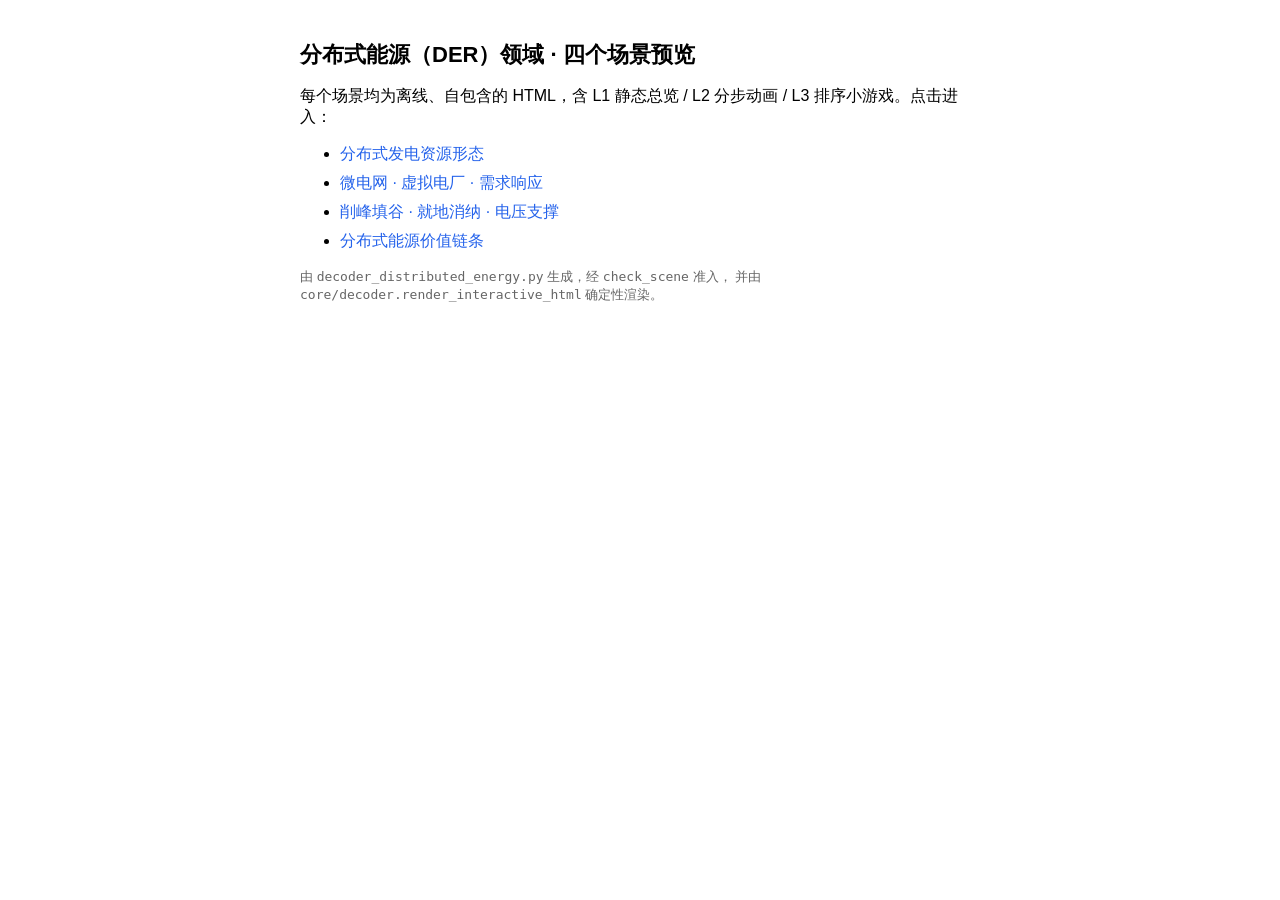
<file: der_preview/index.html>
<!doctype html><html lang="zh"><head><meta charset="utf-8">
<title>分布式能源领域 · DER 预览</title>
<style>body{font-family:'Microsoft YaHei',sans-serif;max-width:680px;margin:40px auto;padding:0 20px}
h1{font-size:22px}li{margin:8px 0;font-size:16px}a{color:#2563eb;text-decoration:none}</style>
</head><body>
<h1>分布式能源（DER）领域 · 四个场景预览</h1>
<p>每个场景均为离线、自包含的 HTML，含 L1 静态总览 / L2 分步动画 / L3 排序小游戏。点击进入：</p>
<ul>
    <li><a href="der_resource_form.html">分布式发电资源形态</a></li>
    <li><a href="der_aggregation.html">微电网 · 虚拟电厂 · 需求响应</a></li>
    <li><a href="der_balance.html">削峰填谷 · 就地消纳 · 电压支撑</a></li>
    <li><a href="der_value.html">分布式能源价值链条</a></li>
</ul>
<p style="color:#666;font-size:13px">由 <code>decoder_distributed_energy.py</code> 生成，经 <code>check_scene</code> 准入，
并由 <code>core/decoder.render_interactive_html</code> 确定性渲染。</p>
</body></html>
</file>
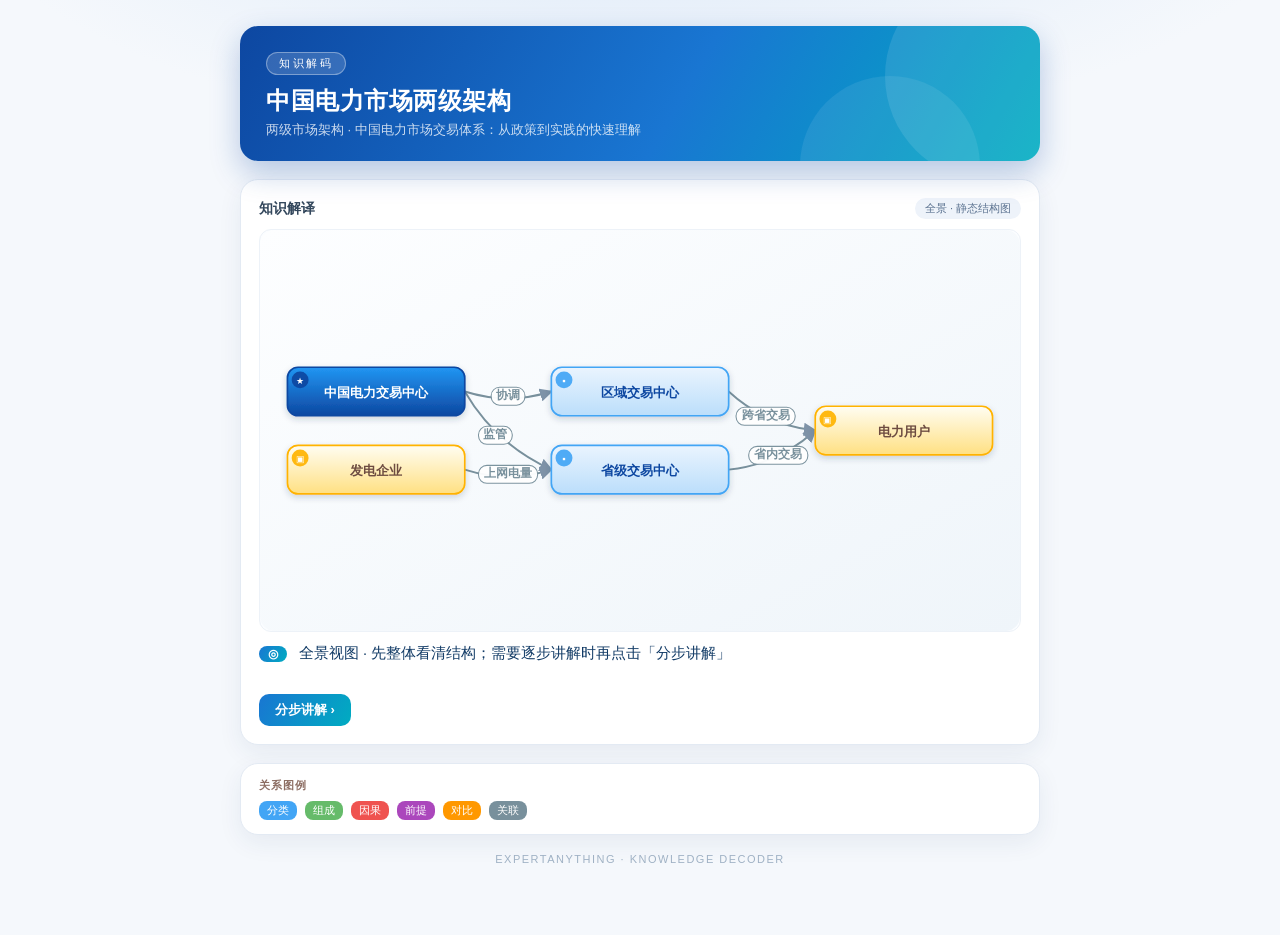
<file: demo_electricity_market.html>
<!DOCTYPE html>
<html lang="zh">
<head>
<meta charset="utf-8">
<meta name="viewport" content="width=device-width, initial-scale=1">
<title>中国电力市场两级架构 — ExpertAnything</title>
<style>
  :root { --ink:#1C2B3A; --muted:#7B8FA3; --line:#E3EAF3; }
  body { font-family: 'Noto Sans','Microsoft YaHei',sans-serif; margin: 0;
         background: radial-gradient(1100px 420px at 50% -120px, #DCE9F8 0%,
                      rgba(220,233,248,0) 62%), #F5F8FC;
         color: var(--ink); }
  .wrap { max-width: 800px; margin: 0 auto; padding: 26px 16px 70px; }
  .hero { position: relative; overflow: hidden; color: #fff; border-radius: 18px;
          padding: 26px 26px 22px; margin-bottom: 18px;
          background: linear-gradient(120deg, #0D47A1 0%, #1976D2 55%, #00ACC1 100%);
          box-shadow: 0 12px 30px rgba(13, 71, 161, 0.28); }
  .hero::after { content: ""; position: absolute; right: -55px; top: -55px;
          width: 210px; height: 210px; border-radius: 50%;
          background: rgba(255,255,255,0.10); }
  .hero::before { content: ""; position: absolute; right: 60px; bottom: -95px;
          width: 180px; height: 180px; border-radius: 50%;
          background: rgba(255,255,255,0.08); }
  .hero-badge { display: inline-block; font-size: 11px; letter-spacing: 2.5px;
          background: rgba(255,255,255,0.16); border: 1px solid rgba(255,255,255,0.35);
          padding: 3px 12px; border-radius: 999px; }
  .hero h1 { margin: 10px 0 4px; font-size: 24px; letter-spacing: 0.5px; }
  .hero .sub { color: rgba(255,255,255,0.78); font-size: 13px; }
  .card { background: #fff; border: 1px solid var(--line); border-radius: 18px;
          padding: 18px; margin-bottom: 18px;
          box-shadow: 0 8px 24px rgba(23, 54, 93, 0.07); }
  .card-head { display: flex; align-items: center; justify-content: space-between;
          gap: 10px; margin-bottom: 10px; flex-wrap: wrap; }
  h2 { font-size: 14px; color: #33475C; margin: 0; }
  .pill { font-size: 11px; color: #5B7290; background: #EEF3FA;
          border-radius: 999px; padding: 3px 10px; transition: all 0.3s; }
  .stage { border-radius: 12px; overflow: hidden; background: #FBFDFF;
          border: 1px solid #EDF2F8; }
  .stage svg { display: block; width: 100%; height: auto; }
  /* scene element state machine (classes toggled by the player) */
  .stage .nd, .stage .ed { transition: opacity 0.55s ease; }
  .stage .nd { transform-box: fill-box; transform-origin: center; }
  .stage .nd.off { opacity: 0.07; }
  .stage .nd.pop { animation: ndpop 0.6s cubic-bezier(0.2, 0.8, 0.3, 1.25); }
  @keyframes ndpop { 0% { opacity: 0; transform: scale(0.5); }
          60% { transform: scale(1.07); }
          100% { opacity: 1; transform: scale(1); } }
  .stage .nd .halo { opacity: 0; transition: opacity 0.4s; }
  .stage .nd.act .halo { opacity: 1; animation: haloPulse 1.6s ease-in-out infinite; }
  @keyframes haloPulse { 0%, 100% { stroke-opacity: 0.95; }
          50% { stroke-opacity: 0.2; } }
  .stage .ed.off { opacity: 0.05; }
  .stage .ed.lit path { stroke-dasharray: 7 5; animation: edflow 1.1s linear infinite; }
  @keyframes edflow { to { stroke-dashoffset: -24; } }
  .caption { min-height: 40px; margin-top: 12px; font-size: 14.5px; color: #123B66;
          opacity: 0; transform: translateY(6px); transition: all 0.45s ease; }
  .caption.show { opacity: 1; transform: none; }
  .caption b { display: inline-block; color: #fff; border-radius: 8px;
          font-size: 12px; padding: 1px 9px; margin-right: 8px;
          background: linear-gradient(120deg, #1976D2, #00ACC1); }
  .timeline { display: flex; gap: 8px; margin: 12px 0 2px; }
  .dot { width: 27px; height: 27px; border-radius: 50%; border: 2px solid #C6D4E4;
          background: #fff; color: var(--muted); font-size: 12px; cursor: pointer;
          transition: all 0.25s; }
  .dot:hover { transform: translateY(-2px); }
  .dot.done { background: #DCEBFB; border-color: #64B5F6; color: #1565C0; }
  .dot.cur { color: #fff; border-color: transparent;
          background: linear-gradient(120deg, #1976D2, #00ACC1);
          box-shadow: 0 4px 10px rgba(25, 118, 210, 0.4); }
  .btns button { border: 1px solid #C9D6E5; background: #fff; border-radius: 10px;
          padding: 7px 16px; font-size: 13px; cursor: pointer; margin: 10px 6px 0 0;
          color: #33475C; transition: all 0.2s; }
  .btns button:hover { transform: translateY(-1px);
          box-shadow: 0 4px 10px rgba(23, 54, 93, 0.12); }
  .btns button.primary { color: #fff; border: none; font-weight: 600;
          background: linear-gradient(120deg, #1976D2, #00ACC1); }
  .btns button.ghost { border-style: dashed; color: #5B7290; }
  /* game */
  .goal { font-size: 13px; color: #5B7290; margin: 4px 0 10px; }
  .chip { display: inline-block; margin: 4px; padding: 8px 14px;
          border-radius: 999px; border: 1.5px solid #90CAF9; color: #0D47A1;
          background: linear-gradient(180deg, #F4F9FF, #E3F2FD); font-size: 13px;
          cursor: pointer; transition: all 0.18s; }
  .chip:hover:not(:disabled) { transform: translateY(-2px);
          box-shadow: 0 5px 12px rgba(33, 150, 243, 0.25); }
  .chip:disabled { opacity: 0.25; cursor: default; }
  .slots { display: flex; flex-direction: column; gap: 8px; margin: 8px 0 4px; }
  .slot { display: flex; align-items: center; gap: 10px; min-height: 42px;
          border: 2px dashed #C6D4E4; border-radius: 12px; padding: 8px 12px;
          background: #FBFDFF; transition: all 0.25s; }
  .slot i { font-style: normal; flex: none; width: 22px; height: 22px;
          border-radius: 50%; background: #E8EFF8; color: #5B7290;
          display: flex; align-items: center; justify-content: center;
          font-size: 12px; transition: all 0.25s; }
  .slot span { font-size: 13.5px; color: #123B66; font-weight: 600; }
  .slot.filled { border-style: solid; border-color: #64B5F6; background: #F1F8FF;
          cursor: pointer; }
  .slot.filled:hover { border-color: #EF5350; }
  .slot.ok { border-color: #66BB6A; background: #EDF7ED; }
  .slot.ok i { background: #66BB6A; color: #fff; }
  .slot.ok::after { content: "\2713"; color: #2E7D32; font-weight: 700;
          margin-left: auto; }
  .slot.no { border-color: #EF9A9A; background: #FDEDED; }
  .slot.no i { background: #EF9A9A; color: #fff; }
  .slot.no::after { content: "\2717"; color: #C62828; font-weight: 700;
          margin-left: auto; }
  .slot.reveal { border-color: #FFB74D; background: #FFF8E1; }
  .verdict { font-size: 14px; min-height: 22px; font-weight: 600; }
  .verdict.ok { color: #2E7D32; }
  .verdict.no { color: #C62828; }
  #confetti { position: relative; height: 74px; overflow: hidden; margin-top: 2px; }
  #confetti span { position: absolute; top: -14px; width: 9px; height: 14px;
          border-radius: 2px; opacity: 0;
          animation: fall 1.7s ease-in forwards; }
  @keyframes fall { 0% { opacity: 1; transform: translateY(0) rotate(0deg); }
          100% { opacity: 0; transform: translateY(95px) rotate(340deg); } }
  .foot { text-align: center; color: #9FB1C4; font-size: 11px;
          letter-spacing: 1.5px; }
</style>
</head>
<body>
<div class="wrap">
  <div class="hero">
    <span class="hero-badge">知识解码</span>
    <h1>中国电力市场两级架构</h1>
    <div class="sub">两级市场架构 · 中国电力市场交易体系：从政策到实践的快速理解</div>
  </div>
  
  <section class="card">
    <div class="card-head">
      <h2>知识解译</h2>
      <span class="pill" id="stagepill">全景 · 静态结构图</span>
    </div>
    <div class="stage" id="stage"><svg xmlns="http://www.w3.org/2000/svg" viewBox="0 0 720 380" width="100%" style="font-family:'Noto Sans','Microsoft YaHei',sans-serif"><defs><linearGradient id="g_box" x1="0" y1="0" x2="0" y2="1"><stop offset="0" stop-color="#EAF4FE"/><stop offset="1" stop-color="#BBDEFB"/></linearGradient><linearGradient id="g_store" x1="0" y1="0" x2="0" y2="1"><stop offset="0" stop-color="#FFFDF2"/><stop offset="1" stop-color="#FFE082"/></linearGradient><linearGradient id="g_flow" x1="0" y1="0" x2="0" y2="1"><stop offset="0" stop-color="#F0F9F0"/><stop offset="1" stop-color="#C5E1A5"/></linearGradient><linearGradient id="g_note" x1="0" y1="0" x2="0" y2="1"><stop offset="0" stop-color="#FAF0FC"/><stop offset="1" stop-color="#E1BEE7"/></linearGradient><linearGradient id="g_current" x1="0" y1="0" x2="0" y2="1"><stop offset="0" stop-color="#2196F3"/><stop offset="1" stop-color="#0D47A1"/></linearGradient><linearGradient id="bg" x1="0" y1="0" x2="1" y2="1"><stop offset="0" stop-color="#FDFEFF"/><stop offset="1" stop-color="#EFF5FA"/></linearGradient><pattern id="dots" width="24" height="24" patternUnits="userSpaceOnUse"><circle cx="2" cy="2" r="1.1" fill="#DAE5F0"/></pattern><filter id="soft" x="-25%" y="-25%" width="150%" height="150%"><feDropShadow dx="0" dy="2.5" stdDeviation="3" flood-color="#23384D" flood-opacity="0.20"/></filter><marker id="ar" viewBox="0 0 10 10" refX="8.6" refY="5" markerWidth="7" markerHeight="7" orient="auto-start-reverse"><path d="M0,0 L10,5 L0,10 z" fill="#7E93A8"/></marker></defs><rect width="720" height="380" rx="14" fill="url(#bg)"/><rect width="720" height="380" rx="14" fill="url(#dots)"/><g class="ed" data-f="n1" data-t="n2"><path d="M 194,153 Q 235,166 276,153" fill="none" stroke="#78909C" stroke-width="1.8" stroke-linecap="round" marker-end="url(#ar)"/><rect x="219" y="149" width="32" height="17" rx="8" fill="#FFFFFF" stroke="#78909C" stroke-width="1" opacity="0.96"/><text x="235" y="160" text-anchor="middle" font-size="11" font-weight="600" fill="#78909C">协调</text></g><g class="ed" data-f="n1" data-t="n3"><path d="M 194,153 Q 223,203 276,227" fill="none" stroke="#78909C" stroke-width="1.8" stroke-linecap="round" marker-end="url(#ar)"/><rect x="207" y="186" width="32" height="17" rx="8" fill="#FFFFFF" stroke="#78909C" stroke-width="1" opacity="0.96"/><text x="223" y="197" text-anchor="middle" font-size="11" font-weight="600" fill="#78909C">监管</text></g><g class="ed" data-f="n2" data-t="n4"><path d="M 444,153 Q 479,185 526,190" fill="none" stroke="#78909C" stroke-width="1.8" stroke-linecap="round" marker-end="url(#ar)"/><rect x="451" y="168" width="56" height="17" rx="8" fill="#FFFFFF" stroke="#78909C" stroke-width="1" opacity="0.96"/><text x="479" y="179" text-anchor="middle" font-size="11" font-weight="600" fill="#78909C">跨省交易</text></g><g class="ed" data-f="n3" data-t="n4"><path d="M 444,227 Q 491,222 526,190" fill="none" stroke="#78909C" stroke-width="1.8" stroke-linecap="round" marker-end="url(#ar)"/><rect x="463" y="205" width="56" height="17" rx="8" fill="#FFFFFF" stroke="#78909C" stroke-width="1" opacity="0.96"/><text x="491" y="216" text-anchor="middle" font-size="11" font-weight="600" fill="#78909C">省内交易</text></g><g class="ed" data-f="n5" data-t="n3"><path d="M 194,227 Q 235,240 276,227" fill="none" stroke="#78909C" stroke-width="1.8" stroke-linecap="round" marker-end="url(#ar)"/><rect x="207" y="223" width="56" height="17" rx="8" fill="#FFFFFF" stroke="#78909C" stroke-width="1" opacity="0.96"/><text x="235" y="234" text-anchor="middle" font-size="11" font-weight="600" fill="#78909C">上网电量</text></g><g class="nd" data-id="n1"><rect class="halo" x="20" y="124" width="180" height="58" rx="13" fill="none" stroke="#FF9800" stroke-width="2.4"/><rect x="26" y="130" width="168" height="46" rx="10" fill="url(#g_current)" stroke="#0D47A1" stroke-width="1.6" filter="url(#soft)"/><circle cx="38" cy="142" r="8" fill="#0D47A1" opacity="0.92"/><text x="38" y="145.5" text-anchor="middle" font-size="9" fill="#FFFFFF">★</text><text x="110" y="158" text-anchor="middle" font-size="12.5" font-weight="600" fill="#FFFFFF">中国电力交易中心</text></g><g class="nd" data-id="n2"><rect class="halo" x="270" y="124" width="180" height="58" rx="13" fill="none" stroke="#FF9800" stroke-width="2.4"/><rect x="276" y="130" width="168" height="46" rx="10" fill="url(#g_box)" stroke="#42A5F5" stroke-width="1.6" filter="url(#soft)"/><circle cx="288" cy="142" r="8" fill="#42A5F5" opacity="0.92"/><text x="288" y="145.5" text-anchor="middle" font-size="9" fill="#FFFFFF">▪</text><text x="360" y="158" text-anchor="middle" font-size="12.5" font-weight="600" fill="#0D47A1">区域交易中心</text></g><g class="nd" data-id="n3"><rect class="halo" x="270" y="198" width="180" height="58" rx="13" fill="none" stroke="#FF9800" stroke-width="2.4"/><rect x="276" y="204" width="168" height="46" rx="10" fill="url(#g_box)" stroke="#42A5F5" stroke-width="1.6" filter="url(#soft)"/><circle cx="288" cy="216" r="8" fill="#42A5F5" opacity="0.92"/><text x="288" y="219.5" text-anchor="middle" font-size="9" fill="#FFFFFF">▪</text><text x="360" y="232" text-anchor="middle" font-size="12.5" font-weight="600" fill="#0D47A1">省级交易中心</text></g><g class="nd" data-id="n4"><rect class="halo" x="520" y="161" width="180" height="58" rx="13" fill="none" stroke="#FF9800" stroke-width="2.4"/><rect x="526" y="167" width="168" height="46" rx="10" fill="url(#g_store)" stroke="#FFB300" stroke-width="1.6" filter="url(#soft)"/><circle cx="538" cy="179" r="8" fill="#FFB300" opacity="0.92"/><text x="538" y="182.5" text-anchor="middle" font-size="9" fill="#FFFFFF">▣</text><text x="610" y="195" text-anchor="middle" font-size="12.5" font-weight="600" fill="#6D4C41">电力用户</text></g><g class="nd" data-id="n5"><rect class="halo" x="20" y="198" width="180" height="58" rx="13" fill="none" stroke="#FF9800" stroke-width="2.4"/><rect x="26" y="204" width="168" height="46" rx="10" fill="url(#g_store)" stroke="#FFB300" stroke-width="1.6" filter="url(#soft)"/><circle cx="38" cy="216" r="8" fill="#FFB300" opacity="0.92"/><text x="38" y="219.5" text-anchor="middle" font-size="9" fill="#FFFFFF">▣</text><text x="110" y="232" text-anchor="middle" font-size="12.5" font-weight="600" fill="#6D4C41">发电企业</text></g></svg></div>
    <div class="caption" id="caption"></div>
    <div class="timeline" id="dots" style="display:none"></div>
    <div class="btns">
      <button id="back" class="ghost" style="display:none">
        &#9678; 返回全景</button>
      <button id="start" class="primary">分步讲解 &#8250;</button>
      <span id="stepctl" style="display:none">
        <button id="prev">&#8249; 上一步</button>
        <button id="play">&#9654; 自动播放</button>
        <button id="next">下一步 &#8250;</button>
      </span>
    </div>
  </section>
  <section class="card" style="padding:14px 18px;">
    <div style="font-size:11px;font-weight:700;color:#8D6E63;letter-spacing:1px;
                margin-bottom:8px;">关系图例</div>
    <div style="display:flex;flex-wrap:wrap;gap:8px;">
      <span style="font-size:11px;color:#fff;background:#42A5F5;border-radius:8px;padding:2px 8px;">分类</span>
      <span style="font-size:11px;color:#fff;background:#66BB6A;border-radius:8px;padding:2px 8px;">组成</span>
      <span style="font-size:11px;color:#fff;background:#EF5350;border-radius:8px;padding:2px 8px;">因果</span>
      <span style="font-size:11px;color:#fff;background:#AB47BC;border-radius:8px;padding:2px 8px;">前提</span>
      <span style="font-size:11px;color:#fff;background:#FF9800;border-radius:8px;padding:2px 8px;">对比</span>
      <span style="font-size:11px;color:#fff;background:#78909C;border-radius:8px;padding:2px 8px;">关联</span>
    </div>
  </section>
  
  <div class="foot">EXPERTANYTHING &middot; KNOWLEDGE DECODER</div>
</div>
<script>
var FRAMES = [{"caption": "顶层：中国电力交易中心负责全国设计", "show": ["n1"], "active": "n1"}, {"caption": "中层：区域+省级交易中心分工运作", "show": ["n1", "n2", "n3"], "active": "n2"}, {"caption": "底层：发电企业与电力用户通过市场交易", "show": ["n1", "n2", "n3", "n4", "n5"], "active": "n5"}];
var OVERVIEW = "全景视图 · 先整体看清结构；需要逐步讲解时再点击「分步讲解」";
var PILL_OV = "全景 · 静态结构图";
var PILL_STEP = "分步讲解 · 逐步揭示";
var stage = document.getElementById("stage");
var nodesArr = stage.querySelectorAll(".nd");
var edgesArr = stage.querySelectorAll(".ed");
var dotsBox = document.getElementById("dots");
var cap = document.getElementById("caption");
var pill = document.getElementById("stagepill");
var playBtn = document.getElementById("play");
var backBtn = document.getElementById("back");
var startBtn = document.getElementById("start");
var stepCtl = document.getElementById("stepctl");
var PLAY_LABEL = playBtn.innerHTML;
FRAMES.forEach(function(f, k) {
  var d = document.createElement("button");
  d.className = "dot"; d.textContent = k + 1;
  d.onclick = function() { enterStep(k); };
  dotsBox.appendChild(d);
});
var idx = 0, timer = null, inStep = false;
function setCaption(html) {
  cap.classList.remove("show"); void cap.offsetWidth;
  cap.innerHTML = html; cap.classList.add("show");
}
/* L1 — static overview: everything visible, nothing animates */
function showStatic() {
  inStep = false; stopPlay();
  nodesArr.forEach(function(n) { n.classList.remove("off", "act", "pop"); });
  edgesArr.forEach(function(e) { e.classList.remove("off", "lit"); });
  setCaption("<b>&#9678;</b> " + OVERVIEW);
  pill.textContent = PILL_OV;
  dotsBox.style.display = "none";
  backBtn.style.display = "none";
  startBtn.style.display = "";
  stepCtl.style.display = "none";
}
/* L2 — step-by-step walkthrough (opt-in, never the default) */
function enterStep(i) {
  if (!inStep) {
    inStep = true;
    dotsBox.style.display = "flex";
    backBtn.style.display = "";
    startBtn.style.display = "none";
    stepCtl.style.display = "";
    pill.textContent = PILL_STEP;
  }
  show(i);
}
function show(i) {
  idx = Math.max(0, Math.min(FRAMES.length - 1, i));
  var vis = {};
  for (var k = 0; k <= idx; k++)
    FRAMES[k].show.forEach(function(id) { vis[id] = 1; });
  var act = FRAMES[idx].active;
  nodesArr.forEach(function(n) {
    var on = !!vis[n.dataset.id];
    var wasOff = n.classList.contains("off");
    n.classList.toggle("off", !on);
    if (on && wasOff) {
      n.classList.remove("pop"); void n.getBoundingClientRect();
      n.classList.add("pop");
    }
    n.classList.toggle("act", n.dataset.id === act);
  });
  edgesArr.forEach(function(e) {
    var on = !!vis[e.dataset.f] && !!vis[e.dataset.t];
    var wasOff = e.classList.contains("off");
    e.classList.toggle("off", !on);
    e.classList.remove("lit");
    if (on && wasOff) {
      void e.getBoundingClientRect(); e.classList.add("lit");
      setTimeout(function() { e.classList.remove("lit"); }, 1500);
    }
  });
  setCaption("<b>" + (idx + 1) + "/" + FRAMES.length + "</b> " +
             FRAMES[idx].caption);
  dotsBox.querySelectorAll(".dot").forEach(function(d, k) {
    d.className = "dot" + (k === idx ? " cur" : (k < idx ? " done" : ""));
  });
}
document.getElementById("prev").onclick = function() { show(idx - 1); };
document.getElementById("next").onclick = function() { show(idx + 1); };
function stopPlay() {
  if (timer) { clearInterval(timer); timer = null; }
  playBtn.innerHTML = PLAY_LABEL;
}
playBtn.onclick = function() {
  if (timer) { stopPlay(); return; }
  enterStep(0);
  playBtn.innerHTML = "&#10074;&#10074;";
  timer = setInterval(function() {
    if (idx >= FRAMES.length - 1) { stopPlay(); return; }
    show(idx + 1);
  }, 2600);
};
startBtn.onclick = function() { enterStep(0); };
backBtn.onclick = function() { showStatic(); };
document.addEventListener("keydown", function(ev) {
  if (!inStep) {
    if (ev.key === "ArrowRight" || ev.code === "Space") {
      ev.preventDefault(); enterStep(0);
    }
    return;
  }
  if (ev.key === "ArrowLeft") show(idx - 1);
  else if (ev.key === "ArrowRight") show(idx + 1);
  else if (ev.key === "Escape") showStatic();
  else if (ev.code === "Space") { ev.preventDefault(); playBtn.click(); }
});
showStatic();
</script>
</body>
</html>
</file>
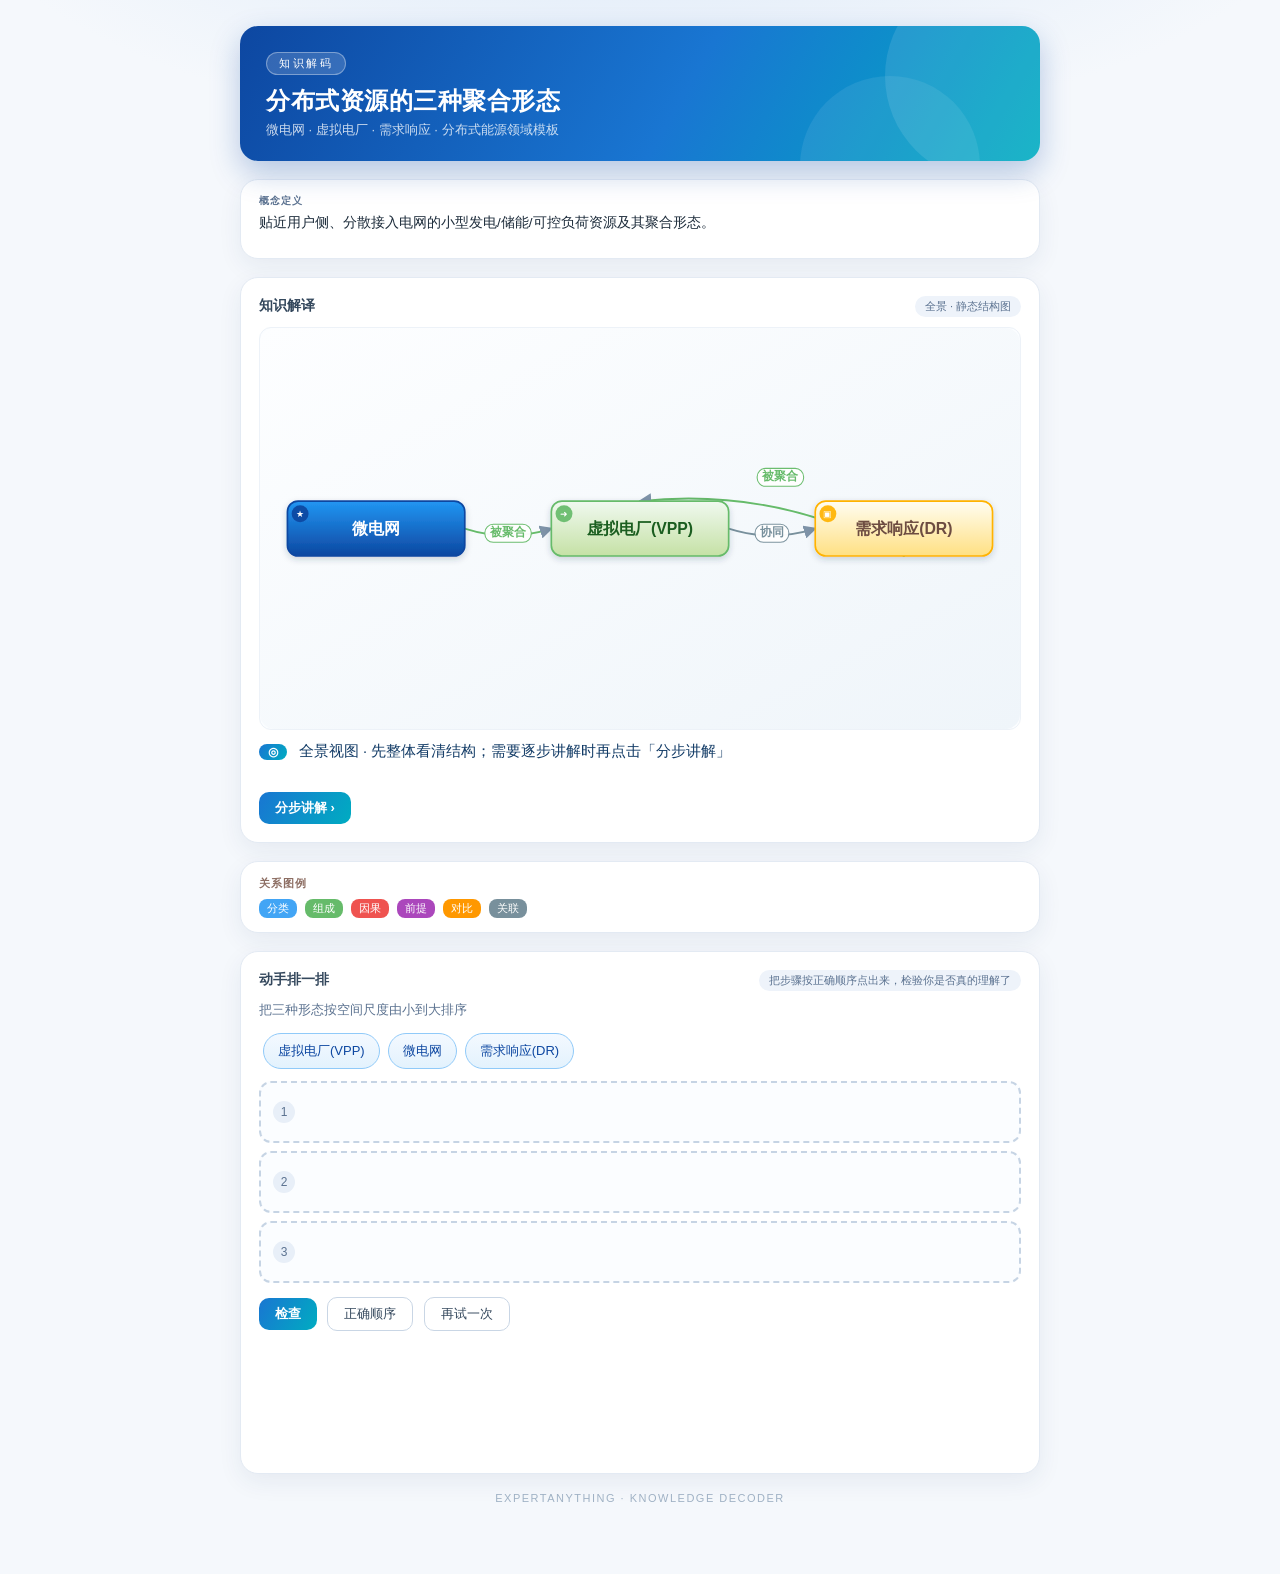
<file: der_preview/der_aggregation.html>
<!DOCTYPE html>
<html lang="zh">
<head>
<meta charset="utf-8">
<meta name="viewport" content="width=device-width, initial-scale=1">
<title>分布式资源的三种聚合形态 — ExpertAnything</title>
<style>
  :root { --ink:#1C2B3A; --muted:#7B8FA3; --line:#E3EAF3; }
  body { font-family: 'Noto Sans','Microsoft YaHei',sans-serif; margin: 0;
         background: radial-gradient(1100px 420px at 50% -120px, #DCE9F8 0%,
                      rgba(220,233,248,0) 62%), #F5F8FC;
         color: var(--ink); }
  .wrap { max-width: 800px; margin: 0 auto; padding: 26px 16px 70px; }
  .hero { position: relative; overflow: hidden; color: #fff; border-radius: 18px;
          padding: 26px 26px 22px; margin-bottom: 18px;
          background: linear-gradient(120deg, #0D47A1 0%, #1976D2 55%, #00ACC1 100%);
          box-shadow: 0 12px 30px rgba(13, 71, 161, 0.28); }
  .hero::after { content: ""; position: absolute; right: -55px; top: -55px;
          width: 210px; height: 210px; border-radius: 50%;
          background: rgba(255,255,255,0.10); }
  .hero::before { content: ""; position: absolute; right: 60px; bottom: -95px;
          width: 180px; height: 180px; border-radius: 50%;
          background: rgba(255,255,255,0.08); }
  .hero-badge { display: inline-block; font-size: 11px; letter-spacing: 2.5px;
          background: rgba(255,255,255,0.16); border: 1px solid rgba(255,255,255,0.35);
          padding: 3px 12px; border-radius: 999px; }
  .hero h1 { margin: 10px 0 4px; font-size: 24px; letter-spacing: 0.5px; }
  .hero .sub { color: rgba(255,255,255,0.78); font-size: 13px; }
  .card { background: #fff; border: 1px solid var(--line); border-radius: 18px;
          padding: 18px; margin-bottom: 18px;
          box-shadow: 0 8px 24px rgba(23, 54, 93, 0.07); }
  .card-head { display: flex; align-items: center; justify-content: space-between;
          gap: 10px; margin-bottom: 10px; flex-wrap: wrap; }
  h2 { font-size: 14px; color: #33475C; margin: 0; }
  .pill { font-size: 11px; color: #5B7290; background: #EEF3FA;
          border-radius: 999px; padding: 3px 10px; transition: all 0.3s; }
  .stage { border-radius: 12px; overflow: hidden; background: #FBFDFF;
          border: 1px solid #EDF2F8; }
  .stage svg { display: block; width: 100%; height: auto; }
  /* scene element state machine (classes toggled by the player) */
  .stage .nd, .stage .ed { transition: opacity 0.55s ease; }
  .stage .nd { transform-box: fill-box; transform-origin: center; }
  .stage .nd.off { opacity: 0.07; }
  .stage .nd.pop { animation: ndpop 0.6s cubic-bezier(0.2, 0.8, 0.3, 1.25); }
  @keyframes ndpop { 0% { opacity: 0; transform: scale(0.5); }
          60% { transform: scale(1.07); }
          100% { opacity: 1; transform: scale(1); } }
  .stage .nd .halo { opacity: 0; transition: opacity 0.4s; }
  .stage .nd.act .halo { opacity: 1; animation: haloPulse 1.6s ease-in-out infinite; }
  @keyframes haloPulse { 0%, 100% { stroke-opacity: 0.95; }
          50% { stroke-opacity: 0.2; } }
  .stage .ed.off { opacity: 0.05; }
  .stage .ed.lit path { stroke-dasharray: 7 5; animation: edflow 1.1s linear infinite; }
  @keyframes edflow { to { stroke-dashoffset: -24; } }
  .caption { min-height: 40px; margin-top: 12px; font-size: 14.5px; color: #123B66;
          opacity: 0; transform: translateY(6px); transition: all 0.45s ease; }
  .caption.show { opacity: 1; transform: none; }
  .caption b { display: inline-block; color: #fff; border-radius: 8px;
          font-size: 12px; padding: 1px 9px; margin-right: 8px;
          background: linear-gradient(120deg, #1976D2, #00ACC1); }
  .timeline { display: flex; gap: 8px; margin: 12px 0 2px; }
  .dot { width: 27px; height: 27px; border-radius: 50%; border: 2px solid #C6D4E4;
          background: #fff; color: var(--muted); font-size: 12px; cursor: pointer;
          transition: all 0.25s; }
  .dot:hover { transform: translateY(-2px); }
  .dot.done { background: #DCEBFB; border-color: #64B5F6; color: #1565C0; }
  .dot.cur { color: #fff; border-color: transparent;
          background: linear-gradient(120deg, #1976D2, #00ACC1);
          box-shadow: 0 4px 10px rgba(25, 118, 210, 0.4); }
  .btns button { border: 1px solid #C9D6E5; background: #fff; border-radius: 10px;
          padding: 7px 16px; font-size: 13px; cursor: pointer; margin: 10px 6px 0 0;
          color: #33475C; transition: all 0.2s; }
  .btns button:hover { transform: translateY(-1px);
          box-shadow: 0 4px 10px rgba(23, 54, 93, 0.12); }
  .btns button.primary { color: #fff; border: none; font-weight: 600;
          background: linear-gradient(120deg, #1976D2, #00ACC1); }
  .btns button.ghost { border-style: dashed; color: #5B7290; }
  /* game */
  .goal { font-size: 13px; color: #5B7290; margin: 4px 0 10px; }
  .chip { display: inline-block; margin: 4px; padding: 8px 14px;
          border-radius: 999px; border: 1.5px solid #90CAF9; color: #0D47A1;
          background: linear-gradient(180deg, #F4F9FF, #E3F2FD); font-size: 13px;
          cursor: pointer; transition: all 0.18s; }
  .chip:hover:not(:disabled) { transform: translateY(-2px);
          box-shadow: 0 5px 12px rgba(33, 150, 243, 0.25); }
  .chip:disabled { opacity: 0.25; cursor: default; }
  .slots { display: flex; flex-direction: column; gap: 8px; margin: 8px 0 4px; }
  .slot { display: flex; align-items: center; gap: 10px; min-height: 42px;
          border: 2px dashed #C6D4E4; border-radius: 12px; padding: 8px 12px;
          background: #FBFDFF; transition: all 0.25s; }
  .slot i { font-style: normal; flex: none; width: 22px; height: 22px;
          border-radius: 50%; background: #E8EFF8; color: #5B7290;
          display: flex; align-items: center; justify-content: center;
          font-size: 12px; transition: all 0.25s; }
  .slot span { font-size: 13.5px; color: #123B66; font-weight: 600; }
  .slot.filled { border-style: solid; border-color: #64B5F6; background: #F1F8FF;
          cursor: pointer; }
  .slot.filled:hover { border-color: #EF5350; }
  .slot.ok { border-color: #66BB6A; background: #EDF7ED; }
  .slot.ok i { background: #66BB6A; color: #fff; }
  .slot.ok::after { content: "\2713"; color: #2E7D32; font-weight: 700;
          margin-left: auto; }
  .slot.no { border-color: #EF9A9A; background: #FDEDED; }
  .slot.no i { background: #EF9A9A; color: #fff; }
  .slot.no::after { content: "\2717"; color: #C62828; font-weight: 700;
          margin-left: auto; }
  .slot.reveal { border-color: #FFB74D; background: #FFF8E1; }
  .verdict { font-size: 14px; min-height: 22px; font-weight: 600; }
  .verdict.ok { color: #2E7D32; }
  .verdict.no { color: #C62828; }
  #confetti { position: relative; height: 74px; overflow: hidden; margin-top: 2px; }
  #confetti span { position: absolute; top: -14px; width: 9px; height: 14px;
          border-radius: 2px; opacity: 0;
          animation: fall 1.7s ease-in forwards; }
  @keyframes fall { 0% { opacity: 1; transform: translateY(0) rotate(0deg); }
          100% { opacity: 0; transform: translateY(95px) rotate(340deg); } }
  .foot { text-align: center; color: #9FB1C4; font-size: 11px;
          letter-spacing: 1.5px; }
</style>
</head>
<body>
<div class="wrap">
  <div class="hero">
    <span class="hero-badge">知识解码</span>
    <h1>分布式资源的三种聚合形态</h1>
    <div class="sub">微电网 · 虚拟电厂 · 需求响应 · 分布式能源领域模板</div>
  </div>
  <section class="card" style="padding:14px 18px;">
    <div style="margin-bottom:10px;"><div style="font-size:10px;font-weight:700;color:#5B7290;letter-spacing:1px;margin-bottom:4px;">概念定义</div><div style="font-size:13.5px;line-height:1.6;color:#1C2B3A;">贴近用户侧、分散接入电网的小型发电/储能/可控负荷资源及其聚合形态。</div></div>
  </section>
  <section class="card">
    <div class="card-head">
      <h2>知识解译</h2>
      <span class="pill" id="stagepill">全景 · 静态结构图</span>
    </div>
    <div class="stage" id="stage"><svg xmlns="http://www.w3.org/2000/svg" viewBox="0 0 720 380" width="100%" style="font-family:'Noto Sans','Microsoft YaHei',sans-serif"><defs><linearGradient id="g_box" x1="0" y1="0" x2="0" y2="1"><stop offset="0" stop-color="#EAF4FE"/><stop offset="1" stop-color="#BBDEFB"/></linearGradient><linearGradient id="g_store" x1="0" y1="0" x2="0" y2="1"><stop offset="0" stop-color="#FFFDF2"/><stop offset="1" stop-color="#FFE082"/></linearGradient><linearGradient id="g_flow" x1="0" y1="0" x2="0" y2="1"><stop offset="0" stop-color="#F0F9F0"/><stop offset="1" stop-color="#C5E1A5"/></linearGradient><linearGradient id="g_note" x1="0" y1="0" x2="0" y2="1"><stop offset="0" stop-color="#FAF0FC"/><stop offset="1" stop-color="#E1BEE7"/></linearGradient><linearGradient id="g_current" x1="0" y1="0" x2="0" y2="1"><stop offset="0" stop-color="#2196F3"/><stop offset="1" stop-color="#0D47A1"/></linearGradient><linearGradient id="bg" x1="0" y1="0" x2="1" y2="1"><stop offset="0" stop-color="#FDFEFF"/><stop offset="1" stop-color="#EFF5FA"/></linearGradient><pattern id="dots" width="24" height="24" patternUnits="userSpaceOnUse"><circle cx="2" cy="2" r="1.1" fill="#DAE5F0"/></pattern><filter id="soft" x="-25%" y="-25%" width="150%" height="150%"><feDropShadow dx="0" dy="2.5" stdDeviation="3" flood-color="#23384D" flood-opacity="0.20"/></filter><marker id="ar" viewBox="0 0 10 10" refX="8.6" refY="5" markerWidth="7" markerHeight="7" orient="auto-start-reverse"><path d="M0,0 L10,5 L0,10 z" fill="#7E93A8"/></marker></defs><rect width="720" height="380" rx="14" fill="url(#bg)"/><rect width="720" height="380" rx="14" fill="url(#dots)"/><g class="ed" data-f="n1" data-t="n2"><path d="M 194,190 Q 235,203 276,190" fill="none" stroke="#66BB6A" stroke-width="1.8" stroke-linecap="round" marker-end="url(#ar)"/><rect x="213" y="186" width="44" height="17" rx="8" fill="#FFFFFF" stroke="#66BB6A" stroke-width="1" opacity="0.96"/><text x="235" y="197" text-anchor="middle" font-size="11" font-weight="600" fill="#66BB6A">被聚合</text></g><g class="ed" data-f="n3" data-t="n2"><path d="M 610,216 Q 493,150 360,164" fill="none" stroke="#66BB6A" stroke-width="1.8" stroke-linecap="round" marker-end="url(#ar)"/><rect x="471" y="133" width="44" height="17" rx="8" fill="#FFFFFF" stroke="#66BB6A" stroke-width="1" opacity="0.96"/><text x="493" y="144" text-anchor="middle" font-size="11" font-weight="600" fill="#66BB6A">被聚合</text></g><g class="ed" data-f="n2" data-t="n3"><path d="M 444,190 Q 485,203 526,190" fill="none" stroke="#78909C" stroke-width="1.8" stroke-linecap="round" marker-end="url(#ar)"/><rect x="469" y="186" width="32" height="17" rx="8" fill="#FFFFFF" stroke="#78909C" stroke-width="1" opacity="0.96"/><text x="485" y="197" text-anchor="middle" font-size="11" font-weight="600" fill="#78909C">协同</text></g><g class="nd" data-id="n1"><rect class="halo" x="20" y="158" width="180" height="64" rx="13" fill="none" stroke="#FF9800" stroke-width="2.4"/><rect x="26" y="164" width="168" height="52" rx="10" fill="url(#g_current)" stroke="#0D47A1" stroke-width="1.6" filter="url(#soft)"/><circle cx="38" cy="176" r="8" fill="#0D47A1" opacity="0.92"/><text x="38" y="179.5" text-anchor="middle" font-size="9" fill="#FFFFFF">★</text><text x="110" y="195" text-anchor="middle" font-size="15" font-weight="600" fill="#FFFFFF">微电网</text></g><g class="nd" data-id="n2"><rect class="halo" x="270" y="158" width="180" height="64" rx="13" fill="none" stroke="#FF9800" stroke-width="2.4"/><rect x="276" y="164" width="168" height="52" rx="10" fill="url(#g_flow)" stroke="#66BB6A" stroke-width="1.6" filter="url(#soft)"/><circle cx="288" cy="176" r="8" fill="#66BB6A" opacity="0.92"/><text x="288" y="179.5" text-anchor="middle" font-size="9" fill="#FFFFFF">➜</text><text x="360" y="195" text-anchor="middle" font-size="15" font-weight="600" fill="#1B5E20">虚拟电厂(VPP)</text></g><g class="nd" data-id="n3"><rect class="halo" x="520" y="158" width="180" height="64" rx="13" fill="none" stroke="#FF9800" stroke-width="2.4"/><rect x="526" y="164" width="168" height="52" rx="10" fill="url(#g_store)" stroke="#FFB300" stroke-width="1.6" filter="url(#soft)"/><circle cx="538" cy="176" r="8" fill="#FFB300" opacity="0.92"/><text x="538" y="179.5" text-anchor="middle" font-size="9" fill="#FFFFFF">▣</text><text x="610" y="195" text-anchor="middle" font-size="15" font-weight="600" fill="#6D4C41">需求响应(DR)</text></g></svg></div>
    <div class="caption" id="caption"></div>
    <div class="timeline" id="dots" style="display:none"></div>
    <div class="btns">
      <button id="back" class="ghost" style="display:none">
        &#9678; 返回全景</button>
      <button id="start" class="primary">分步讲解 &#8250;</button>
      <span id="stepctl" style="display:none">
        <button id="prev">&#8249; 上一步</button>
        <button id="play">&#9654; 自动播放</button>
        <button id="next">下一步 &#8250;</button>
      </span>
    </div>
  </section>
  <section class="card" style="padding:14px 18px;">
    <div style="font-size:11px;font-weight:700;color:#8D6E63;letter-spacing:1px;
                margin-bottom:8px;">关系图例</div>
    <div style="display:flex;flex-wrap:wrap;gap:8px;">
      <span style="font-size:11px;color:#fff;background:#42A5F5;border-radius:8px;padding:2px 8px;">分类</span>
      <span style="font-size:11px;color:#fff;background:#66BB6A;border-radius:8px;padding:2px 8px;">组成</span>
      <span style="font-size:11px;color:#fff;background:#EF5350;border-radius:8px;padding:2px 8px;">因果</span>
      <span style="font-size:11px;color:#fff;background:#AB47BC;border-radius:8px;padding:2px 8px;">前提</span>
      <span style="font-size:11px;color:#fff;background:#FF9800;border-radius:8px;padding:2px 8px;">对比</span>
      <span style="font-size:11px;color:#fff;background:#78909C;border-radius:8px;padding:2px 8px;">关联</span>
    </div>
  </section>
  
    <section class="card">
      <div class="card-head">
        <h2>动手排一排</h2>
        <span class="pill">把步骤按正确顺序点出来，检验你是否真的理解了</span>
      </div>
      <p class="goal">把三种形态按空间尺度由小到大排序</p>
      <div class="chips" id="pool"><button class="chip" data-i="0">虚拟电厂(VPP)</button><button class="chip" data-i="1">微电网</button><button class="chip" data-i="2">需求响应(DR)</button></div>
      <div class="slots" id="slots"><div class="slot" data-pos="0"><i>1</i><span></span></div><div class="slot" data-pos="1"><i>2</i><span></span></div><div class="slot" data-pos="2"><i>3</i><span></span></div></div>
      <div class="btns">
        <button id="check" class="primary">检查</button>
        <button id="reveal">正确顺序</button>
        <button id="retry">再试一次</button>
      </div>
      <p id="verdict" class="verdict"></p>
      <div id="confetti"></div>
    </section>
    <script>
    var ANSWER = [1, 0, 2];
    var ITEMS = ["虚拟电厂(VPP)", "微电网", "需求响应(DR)"];
    var PARTIAL = "答对 {ok}/{n} 个位置，绿色是正确的，再调整一下";
    var CORRECT = "答对了！";
    var picked = ITEMS.map(function() { return null; });
    function render() {
      picked.forEach(function(it, pos) {
        var slot = document.querySelector('.slot[data-pos="' + pos + '"]');
        slot.classList.toggle("filled", it !== null);
        slot.querySelector("span").textContent = it === null ? "" : ITEMS[it];
      });
      Array.prototype.forEach.call(
        document.querySelectorAll("#pool .chip"),
        function(b) { b.disabled = picked.indexOf(+b.dataset.i) >= 0; });
    }
    function clearMarks() {
      document.querySelectorAll(".slot").forEach(function(s) {
        s.classList.remove("ok", "no", "reveal");
      });
      var v = document.getElementById("verdict");
      v.className = "verdict"; v.textContent = "";
    }
    document.getElementById("pool").onclick = function(ev) {
      var b = ev.target.closest("button.chip");
      if (!b) return;
      var i = +b.dataset.i;
      if (picked.indexOf(i) >= 0) return;
      for (var p = 0; p < picked.length; p++) {
        if (picked[p] === null) { picked[p] = i; break; }
      }
      render();
    };
    document.getElementById("slots").onclick = function(ev) {
      var slot = ev.target.closest(".slot");
      if (!slot || !slot.classList.contains("filled")) return;
      picked[+slot.dataset.pos] = null;
      clearMarks(); render();
    };
    document.getElementById("check").onclick = function() {
      if (picked.some(function(x) { return x === null; })) return;
      var hits = 0;
      picked.forEach(function(x, pos) {
        var slot = document.querySelector('.slot[data-pos="' + pos + '"]');
        var good = x === ANSWER[pos];
        if (good) hits++;
        slot.classList.add(good ? "ok" : "no");
      });
      var v = document.getElementById("verdict");
      if (hits === ANSWER.length) {
        v.textContent = CORRECT; v.className = "verdict ok"; confetti();
      } else {
        v.textContent = PARTIAL.replace("{ok}", hits).replace("{n}", ANSWER.length);
        v.className = "verdict no";
      }
    };
    document.getElementById("reveal").onclick = function() {
      clearMarks();
      ANSWER.forEach(function(it, pos) { picked[pos] = it; });
      render();
      document.querySelectorAll(".slot").forEach(function(s) {
        s.classList.add("reveal");
      });
    };
    document.getElementById("retry").onclick = function() {
      clearMarks();
      picked = ITEMS.map(function() { return null; });
      render();
    };
    function confetti() {
      var c = document.getElementById("confetti");
      c.innerHTML = "";
      var colors = ["#F44336", "#FF9800", "#FDD835", "#43A047",
                    "#1E88E5", "#AB47BC"];
      for (var k = 0; k < 44; k++) {
        var s = document.createElement("span");
        s.style.left = (Math.random() * 100) + "%";
        s.style.background = colors[k % colors.length];
        s.style.animationDelay = (Math.random() * 0.5).toFixed(2) + "s";
        c.appendChild(s);
      }
      setTimeout(function() { c.innerHTML = ""; }, 2600);
    }
    render();
    </script>
  <div class="foot">EXPERTANYTHING &middot; KNOWLEDGE DECODER</div>
</div>
<script>
var FRAMES = [{"caption": "微电网是本地可控的源-储-荷局部系统", "show": ["n1"], "active": "n1"}, {"caption": "虚拟电厂把分散资源聚合为可统一调度的整体", "show": ["n1", "n2"], "active": "n2"}, {"caption": "需求响应引导用户调整用电，等效提供灵活性", "show": ["n1", "n2", "n3"], "active": "n3"}, {"caption": "VPP 同时聚合发电侧(微电网)与负荷侧(DR)", "show": ["n1", "n2", "n3"], "active": "n2"}, {"caption": "记住：微电网偏本地自治，VPP偏外部调度协同", "show": ["n1", "n2", "n3"], "active": "n1"}];
var OVERVIEW = "全景视图 · 先整体看清结构；需要逐步讲解时再点击「分步讲解」";
var PILL_OV = "全景 · 静态结构图";
var PILL_STEP = "分步讲解 · 逐步揭示";
var stage = document.getElementById("stage");
var nodesArr = stage.querySelectorAll(".nd");
var edgesArr = stage.querySelectorAll(".ed");
var dotsBox = document.getElementById("dots");
var cap = document.getElementById("caption");
var pill = document.getElementById("stagepill");
var playBtn = document.getElementById("play");
var backBtn = document.getElementById("back");
var startBtn = document.getElementById("start");
var stepCtl = document.getElementById("stepctl");
var PLAY_LABEL = playBtn.innerHTML;
FRAMES.forEach(function(f, k) {
  var d = document.createElement("button");
  d.className = "dot"; d.textContent = k + 1;
  d.onclick = function() { enterStep(k); };
  dotsBox.appendChild(d);
});
var idx = 0, timer = null, inStep = false;
function setCaption(html) {
  cap.classList.remove("show"); void cap.offsetWidth;
  cap.innerHTML = html; cap.classList.add("show");
}
/* L1 — static overview: everything visible, nothing animates */
function showStatic() {
  inStep = false; stopPlay();
  nodesArr.forEach(function(n) { n.classList.remove("off", "act", "pop"); });
  edgesArr.forEach(function(e) { e.classList.remove("off", "lit"); });
  setCaption("<b>&#9678;</b> " + OVERVIEW);
  pill.textContent = PILL_OV;
  dotsBox.style.display = "none";
  backBtn.style.display = "none";
  startBtn.style.display = "";
  stepCtl.style.display = "none";
}
/* L2 — step-by-step walkthrough (opt-in, never the default) */
function enterStep(i) {
  if (!inStep) {
    inStep = true;
    dotsBox.style.display = "flex";
    backBtn.style.display = "";
    startBtn.style.display = "none";
    stepCtl.style.display = "";
    pill.textContent = PILL_STEP;
  }
  show(i);
}
function show(i) {
  idx = Math.max(0, Math.min(FRAMES.length - 1, i));
  var vis = {};
  for (var k = 0; k <= idx; k++)
    FRAMES[k].show.forEach(function(id) { vis[id] = 1; });
  var act = FRAMES[idx].active;
  nodesArr.forEach(function(n) {
    var on = !!vis[n.dataset.id];
    var wasOff = n.classList.contains("off");
    n.classList.toggle("off", !on);
    if (on && wasOff) {
      n.classList.remove("pop"); void n.getBoundingClientRect();
      n.classList.add("pop");
    }
    n.classList.toggle("act", n.dataset.id === act);
  });
  edgesArr.forEach(function(e) {
    var on = !!vis[e.dataset.f] && !!vis[e.dataset.t];
    var wasOff = e.classList.contains("off");
    e.classList.toggle("off", !on);
    e.classList.remove("lit");
    if (on && wasOff) {
      void e.getBoundingClientRect(); e.classList.add("lit");
      setTimeout(function() { e.classList.remove("lit"); }, 1500);
    }
  });
  setCaption("<b>" + (idx + 1) + "/" + FRAMES.length + "</b> " +
             FRAMES[idx].caption);
  dotsBox.querySelectorAll(".dot").forEach(function(d, k) {
    d.className = "dot" + (k === idx ? " cur" : (k < idx ? " done" : ""));
  });
}
document.getElementById("prev").onclick = function() { show(idx - 1); };
document.getElementById("next").onclick = function() { show(idx + 1); };
function stopPlay() {
  if (timer) { clearInterval(timer); timer = null; }
  playBtn.innerHTML = PLAY_LABEL;
}
playBtn.onclick = function() {
  if (timer) { stopPlay(); return; }
  enterStep(0);
  playBtn.innerHTML = "&#10074;&#10074;";
  timer = setInterval(function() {
    if (idx >= FRAMES.length - 1) { stopPlay(); return; }
    show(idx + 1);
  }, 2600);
};
startBtn.onclick = function() { enterStep(0); };
backBtn.onclick = function() { showStatic(); };
document.addEventListener("keydown", function(ev) {
  if (!inStep) {
    if (ev.key === "ArrowRight" || ev.code === "Space") {
      ev.preventDefault(); enterStep(0);
    }
    return;
  }
  if (ev.key === "ArrowLeft") show(idx - 1);
  else if (ev.key === "ArrowRight") show(idx + 1);
  else if (ev.key === "Escape") showStatic();
  else if (ev.code === "Space") { ev.preventDefault(); playBtn.click(); }
});
showStatic();
</script>
</body>
</html>
</file>
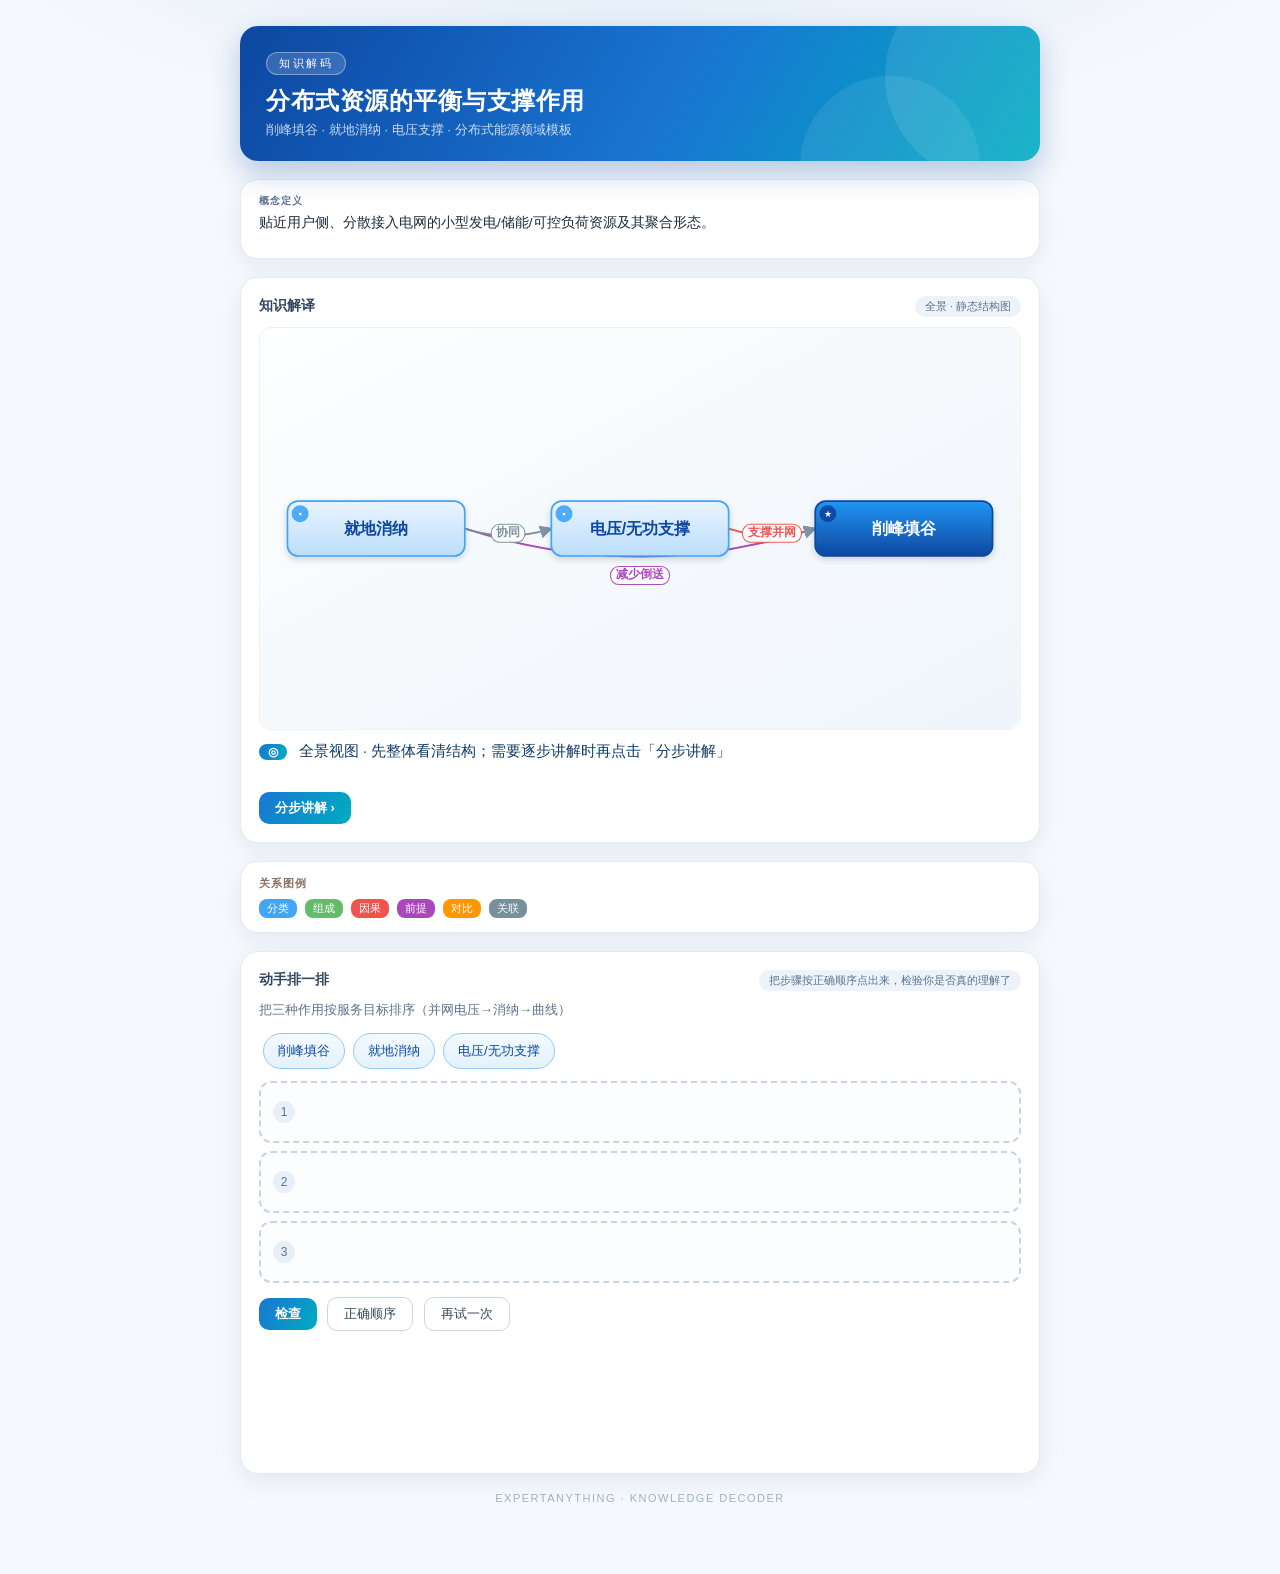
<file: der_preview/der_balance.html>
<!DOCTYPE html>
<html lang="zh">
<head>
<meta charset="utf-8">
<meta name="viewport" content="width=device-width, initial-scale=1">
<title>分布式资源的平衡与支撑作用 — ExpertAnything</title>
<style>
  :root { --ink:#1C2B3A; --muted:#7B8FA3; --line:#E3EAF3; }
  body { font-family: 'Noto Sans','Microsoft YaHei',sans-serif; margin: 0;
         background: radial-gradient(1100px 420px at 50% -120px, #DCE9F8 0%,
                      rgba(220,233,248,0) 62%), #F5F8FC;
         color: var(--ink); }
  .wrap { max-width: 800px; margin: 0 auto; padding: 26px 16px 70px; }
  .hero { position: relative; overflow: hidden; color: #fff; border-radius: 18px;
          padding: 26px 26px 22px; margin-bottom: 18px;
          background: linear-gradient(120deg, #0D47A1 0%, #1976D2 55%, #00ACC1 100%);
          box-shadow: 0 12px 30px rgba(13, 71, 161, 0.28); }
  .hero::after { content: ""; position: absolute; right: -55px; top: -55px;
          width: 210px; height: 210px; border-radius: 50%;
          background: rgba(255,255,255,0.10); }
  .hero::before { content: ""; position: absolute; right: 60px; bottom: -95px;
          width: 180px; height: 180px; border-radius: 50%;
          background: rgba(255,255,255,0.08); }
  .hero-badge { display: inline-block; font-size: 11px; letter-spacing: 2.5px;
          background: rgba(255,255,255,0.16); border: 1px solid rgba(255,255,255,0.35);
          padding: 3px 12px; border-radius: 999px; }
  .hero h1 { margin: 10px 0 4px; font-size: 24px; letter-spacing: 0.5px; }
  .hero .sub { color: rgba(255,255,255,0.78); font-size: 13px; }
  .card { background: #fff; border: 1px solid var(--line); border-radius: 18px;
          padding: 18px; margin-bottom: 18px;
          box-shadow: 0 8px 24px rgba(23, 54, 93, 0.07); }
  .card-head { display: flex; align-items: center; justify-content: space-between;
          gap: 10px; margin-bottom: 10px; flex-wrap: wrap; }
  h2 { font-size: 14px; color: #33475C; margin: 0; }
  .pill { font-size: 11px; color: #5B7290; background: #EEF3FA;
          border-radius: 999px; padding: 3px 10px; transition: all 0.3s; }
  .stage { border-radius: 12px; overflow: hidden; background: #FBFDFF;
          border: 1px solid #EDF2F8; }
  .stage svg { display: block; width: 100%; height: auto; }
  /* scene element state machine (classes toggled by the player) */
  .stage .nd, .stage .ed { transition: opacity 0.55s ease; }
  .stage .nd { transform-box: fill-box; transform-origin: center; }
  .stage .nd.off { opacity: 0.07; }
  .stage .nd.pop { animation: ndpop 0.6s cubic-bezier(0.2, 0.8, 0.3, 1.25); }
  @keyframes ndpop { 0% { opacity: 0; transform: scale(0.5); }
          60% { transform: scale(1.07); }
          100% { opacity: 1; transform: scale(1); } }
  .stage .nd .halo { opacity: 0; transition: opacity 0.4s; }
  .stage .nd.act .halo { opacity: 1; animation: haloPulse 1.6s ease-in-out infinite; }
  @keyframes haloPulse { 0%, 100% { stroke-opacity: 0.95; }
          50% { stroke-opacity: 0.2; } }
  .stage .ed.off { opacity: 0.05; }
  .stage .ed.lit path { stroke-dasharray: 7 5; animation: edflow 1.1s linear infinite; }
  @keyframes edflow { to { stroke-dashoffset: -24; } }
  .caption { min-height: 40px; margin-top: 12px; font-size: 14.5px; color: #123B66;
          opacity: 0; transform: translateY(6px); transition: all 0.45s ease; }
  .caption.show { opacity: 1; transform: none; }
  .caption b { display: inline-block; color: #fff; border-radius: 8px;
          font-size: 12px; padding: 1px 9px; margin-right: 8px;
          background: linear-gradient(120deg, #1976D2, #00ACC1); }
  .timeline { display: flex; gap: 8px; margin: 12px 0 2px; }
  .dot { width: 27px; height: 27px; border-radius: 50%; border: 2px solid #C6D4E4;
          background: #fff; color: var(--muted); font-size: 12px; cursor: pointer;
          transition: all 0.25s; }
  .dot:hover { transform: translateY(-2px); }
  .dot.done { background: #DCEBFB; border-color: #64B5F6; color: #1565C0; }
  .dot.cur { color: #fff; border-color: transparent;
          background: linear-gradient(120deg, #1976D2, #00ACC1);
          box-shadow: 0 4px 10px rgba(25, 118, 210, 0.4); }
  .btns button { border: 1px solid #C9D6E5; background: #fff; border-radius: 10px;
          padding: 7px 16px; font-size: 13px; cursor: pointer; margin: 10px 6px 0 0;
          color: #33475C; transition: all 0.2s; }
  .btns button:hover { transform: translateY(-1px);
          box-shadow: 0 4px 10px rgba(23, 54, 93, 0.12); }
  .btns button.primary { color: #fff; border: none; font-weight: 600;
          background: linear-gradient(120deg, #1976D2, #00ACC1); }
  .btns button.ghost { border-style: dashed; color: #5B7290; }
  /* game */
  .goal { font-size: 13px; color: #5B7290; margin: 4px 0 10px; }
  .chip { display: inline-block; margin: 4px; padding: 8px 14px;
          border-radius: 999px; border: 1.5px solid #90CAF9; color: #0D47A1;
          background: linear-gradient(180deg, #F4F9FF, #E3F2FD); font-size: 13px;
          cursor: pointer; transition: all 0.18s; }
  .chip:hover:not(:disabled) { transform: translateY(-2px);
          box-shadow: 0 5px 12px rgba(33, 150, 243, 0.25); }
  .chip:disabled { opacity: 0.25; cursor: default; }
  .slots { display: flex; flex-direction: column; gap: 8px; margin: 8px 0 4px; }
  .slot { display: flex; align-items: center; gap: 10px; min-height: 42px;
          border: 2px dashed #C6D4E4; border-radius: 12px; padding: 8px 12px;
          background: #FBFDFF; transition: all 0.25s; }
  .slot i { font-style: normal; flex: none; width: 22px; height: 22px;
          border-radius: 50%; background: #E8EFF8; color: #5B7290;
          display: flex; align-items: center; justify-content: center;
          font-size: 12px; transition: all 0.25s; }
  .slot span { font-size: 13.5px; color: #123B66; font-weight: 600; }
  .slot.filled { border-style: solid; border-color: #64B5F6; background: #F1F8FF;
          cursor: pointer; }
  .slot.filled:hover { border-color: #EF5350; }
  .slot.ok { border-color: #66BB6A; background: #EDF7ED; }
  .slot.ok i { background: #66BB6A; color: #fff; }
  .slot.ok::after { content: "\2713"; color: #2E7D32; font-weight: 700;
          margin-left: auto; }
  .slot.no { border-color: #EF9A9A; background: #FDEDED; }
  .slot.no i { background: #EF9A9A; color: #fff; }
  .slot.no::after { content: "\2717"; color: #C62828; font-weight: 700;
          margin-left: auto; }
  .slot.reveal { border-color: #FFB74D; background: #FFF8E1; }
  .verdict { font-size: 14px; min-height: 22px; font-weight: 600; }
  .verdict.ok { color: #2E7D32; }
  .verdict.no { color: #C62828; }
  #confetti { position: relative; height: 74px; overflow: hidden; margin-top: 2px; }
  #confetti span { position: absolute; top: -14px; width: 9px; height: 14px;
          border-radius: 2px; opacity: 0;
          animation: fall 1.7s ease-in forwards; }
  @keyframes fall { 0% { opacity: 1; transform: translateY(0) rotate(0deg); }
          100% { opacity: 0; transform: translateY(95px) rotate(340deg); } }
  .foot { text-align: center; color: #9FB1C4; font-size: 11px;
          letter-spacing: 1.5px; }
</style>
</head>
<body>
<div class="wrap">
  <div class="hero">
    <span class="hero-badge">知识解码</span>
    <h1>分布式资源的平衡与支撑作用</h1>
    <div class="sub">削峰填谷 · 就地消纳 · 电压支撑 · 分布式能源领域模板</div>
  </div>
  <section class="card" style="padding:14px 18px;">
    <div style="margin-bottom:10px;"><div style="font-size:10px;font-weight:700;color:#5B7290;letter-spacing:1px;margin-bottom:4px;">概念定义</div><div style="font-size:13.5px;line-height:1.6;color:#1C2B3A;">贴近用户侧、分散接入电网的小型发电/储能/可控负荷资源及其聚合形态。</div></div>
  </section>
  <section class="card">
    <div class="card-head">
      <h2>知识解译</h2>
      <span class="pill" id="stagepill">全景 · 静态结构图</span>
    </div>
    <div class="stage" id="stage"><svg xmlns="http://www.w3.org/2000/svg" viewBox="0 0 720 380" width="100%" style="font-family:'Noto Sans','Microsoft YaHei',sans-serif"><defs><linearGradient id="g_box" x1="0" y1="0" x2="0" y2="1"><stop offset="0" stop-color="#EAF4FE"/><stop offset="1" stop-color="#BBDEFB"/></linearGradient><linearGradient id="g_store" x1="0" y1="0" x2="0" y2="1"><stop offset="0" stop-color="#FFFDF2"/><stop offset="1" stop-color="#FFE082"/></linearGradient><linearGradient id="g_flow" x1="0" y1="0" x2="0" y2="1"><stop offset="0" stop-color="#F0F9F0"/><stop offset="1" stop-color="#C5E1A5"/></linearGradient><linearGradient id="g_note" x1="0" y1="0" x2="0" y2="1"><stop offset="0" stop-color="#FAF0FC"/><stop offset="1" stop-color="#E1BEE7"/></linearGradient><linearGradient id="g_current" x1="0" y1="0" x2="0" y2="1"><stop offset="0" stop-color="#2196F3"/><stop offset="1" stop-color="#0D47A1"/></linearGradient><linearGradient id="bg" x1="0" y1="0" x2="1" y2="1"><stop offset="0" stop-color="#FDFEFF"/><stop offset="1" stop-color="#EFF5FA"/></linearGradient><pattern id="dots" width="24" height="24" patternUnits="userSpaceOnUse"><circle cx="2" cy="2" r="1.1" fill="#DAE5F0"/></pattern><filter id="soft" x="-25%" y="-25%" width="150%" height="150%"><feDropShadow dx="0" dy="2.5" stdDeviation="3" flood-color="#23384D" flood-opacity="0.20"/></filter><marker id="ar" viewBox="0 0 10 10" refX="8.6" refY="5" markerWidth="7" markerHeight="7" orient="auto-start-reverse"><path d="M0,0 L10,5 L0,10 z" fill="#7E93A8"/></marker></defs><rect width="720" height="380" rx="14" fill="url(#bg)"/><rect width="720" height="380" rx="14" fill="url(#dots)"/><g class="ed" data-f="n2" data-t="n1"><path d="M 194,190 Q 360,243 526,190" fill="none" stroke="#AB47BC" stroke-width="1.8" stroke-linecap="round" marker-end="url(#ar)"/><rect x="332" y="226" width="56" height="17" rx="8" fill="#FFFFFF" stroke="#AB47BC" stroke-width="1" opacity="0.96"/><text x="360" y="237" text-anchor="middle" font-size="11" font-weight="600" fill="#AB47BC">减少倒送</text></g><g class="ed" data-f="n3" data-t="n1"><path d="M 444,190 Q 485,203 526,190" fill="none" stroke="#EF5350" stroke-width="1.8" stroke-linecap="round" marker-end="url(#ar)"/><rect x="457" y="186" width="56" height="17" rx="8" fill="#FFFFFF" stroke="#EF5350" stroke-width="1" opacity="0.96"/><text x="485" y="197" text-anchor="middle" font-size="11" font-weight="600" fill="#EF5350">支撑并网</text></g><g class="ed" data-f="n2" data-t="n3"><path d="M 194,190 Q 235,203 276,190" fill="none" stroke="#78909C" stroke-width="1.8" stroke-linecap="round" marker-end="url(#ar)"/><rect x="219" y="186" width="32" height="17" rx="8" fill="#FFFFFF" stroke="#78909C" stroke-width="1" opacity="0.96"/><text x="235" y="197" text-anchor="middle" font-size="11" font-weight="600" fill="#78909C">协同</text></g><g class="nd" data-id="n1"><rect class="halo" x="520" y="158" width="180" height="64" rx="13" fill="none" stroke="#FF9800" stroke-width="2.4"/><rect x="526" y="164" width="168" height="52" rx="10" fill="url(#g_current)" stroke="#0D47A1" stroke-width="1.6" filter="url(#soft)"/><circle cx="538" cy="176" r="8" fill="#0D47A1" opacity="0.92"/><text x="538" y="179.5" text-anchor="middle" font-size="9" fill="#FFFFFF">★</text><text x="610" y="195" text-anchor="middle" font-size="15" font-weight="600" fill="#FFFFFF">削峰填谷</text></g><g class="nd" data-id="n2"><rect class="halo" x="20" y="158" width="180" height="64" rx="13" fill="none" stroke="#FF9800" stroke-width="2.4"/><rect x="26" y="164" width="168" height="52" rx="10" fill="url(#g_box)" stroke="#42A5F5" stroke-width="1.6" filter="url(#soft)"/><circle cx="38" cy="176" r="8" fill="#42A5F5" opacity="0.92"/><text x="38" y="179.5" text-anchor="middle" font-size="9" fill="#FFFFFF">▪</text><text x="110" y="195" text-anchor="middle" font-size="15" font-weight="600" fill="#0D47A1">就地消纳</text></g><g class="nd" data-id="n3"><rect class="halo" x="270" y="158" width="180" height="64" rx="13" fill="none" stroke="#FF9800" stroke-width="2.4"/><rect x="276" y="164" width="168" height="52" rx="10" fill="url(#g_box)" stroke="#42A5F5" stroke-width="1.6" filter="url(#soft)"/><circle cx="288" cy="176" r="8" fill="#42A5F5" opacity="0.92"/><text x="288" y="179.5" text-anchor="middle" font-size="9" fill="#FFFFFF">▪</text><text x="360" y="195" text-anchor="middle" font-size="15" font-weight="600" fill="#0D47A1">电压/无功支撑</text></g></svg></div>
    <div class="caption" id="caption"></div>
    <div class="timeline" id="dots" style="display:none"></div>
    <div class="btns">
      <button id="back" class="ghost" style="display:none">
        &#9678; 返回全景</button>
      <button id="start" class="primary">分步讲解 &#8250;</button>
      <span id="stepctl" style="display:none">
        <button id="prev">&#8249; 上一步</button>
        <button id="play">&#9654; 自动播放</button>
        <button id="next">下一步 &#8250;</button>
      </span>
    </div>
  </section>
  <section class="card" style="padding:14px 18px;">
    <div style="font-size:11px;font-weight:700;color:#8D6E63;letter-spacing:1px;
                margin-bottom:8px;">关系图例</div>
    <div style="display:flex;flex-wrap:wrap;gap:8px;">
      <span style="font-size:11px;color:#fff;background:#42A5F5;border-radius:8px;padding:2px 8px;">分类</span>
      <span style="font-size:11px;color:#fff;background:#66BB6A;border-radius:8px;padding:2px 8px;">组成</span>
      <span style="font-size:11px;color:#fff;background:#EF5350;border-radius:8px;padding:2px 8px;">因果</span>
      <span style="font-size:11px;color:#fff;background:#AB47BC;border-radius:8px;padding:2px 8px;">前提</span>
      <span style="font-size:11px;color:#fff;background:#FF9800;border-radius:8px;padding:2px 8px;">对比</span>
      <span style="font-size:11px;color:#fff;background:#78909C;border-radius:8px;padding:2px 8px;">关联</span>
    </div>
  </section>
  
    <section class="card">
      <div class="card-head">
        <h2>动手排一排</h2>
        <span class="pill">把步骤按正确顺序点出来，检验你是否真的理解了</span>
      </div>
      <p class="goal">把三种作用按服务目标排序（并网电压→消纳→曲线）</p>
      <div class="chips" id="pool"><button class="chip" data-i="0">削峰填谷</button><button class="chip" data-i="1">就地消纳</button><button class="chip" data-i="2">电压/无功支撑</button></div>
      <div class="slots" id="slots"><div class="slot" data-pos="0"><i>1</i><span></span></div><div class="slot" data-pos="1"><i>2</i><span></span></div><div class="slot" data-pos="2"><i>3</i><span></span></div></div>
      <div class="btns">
        <button id="check" class="primary">检查</button>
        <button id="reveal">正确顺序</button>
        <button id="retry">再试一次</button>
      </div>
      <p id="verdict" class="verdict"></p>
      <div id="confetti"></div>
    </section>
    <script>
    var ANSWER = [2, 1, 0];
    var ITEMS = ["削峰填谷", "就地消纳", "电压/无功支撑"];
    var PARTIAL = "答对 {ok}/{n} 个位置，绿色是正确的，再调整一下";
    var CORRECT = "答对了！";
    var picked = ITEMS.map(function() { return null; });
    function render() {
      picked.forEach(function(it, pos) {
        var slot = document.querySelector('.slot[data-pos="' + pos + '"]');
        slot.classList.toggle("filled", it !== null);
        slot.querySelector("span").textContent = it === null ? "" : ITEMS[it];
      });
      Array.prototype.forEach.call(
        document.querySelectorAll("#pool .chip"),
        function(b) { b.disabled = picked.indexOf(+b.dataset.i) >= 0; });
    }
    function clearMarks() {
      document.querySelectorAll(".slot").forEach(function(s) {
        s.classList.remove("ok", "no", "reveal");
      });
      var v = document.getElementById("verdict");
      v.className = "verdict"; v.textContent = "";
    }
    document.getElementById("pool").onclick = function(ev) {
      var b = ev.target.closest("button.chip");
      if (!b) return;
      var i = +b.dataset.i;
      if (picked.indexOf(i) >= 0) return;
      for (var p = 0; p < picked.length; p++) {
        if (picked[p] === null) { picked[p] = i; break; }
      }
      render();
    };
    document.getElementById("slots").onclick = function(ev) {
      var slot = ev.target.closest(".slot");
      if (!slot || !slot.classList.contains("filled")) return;
      picked[+slot.dataset.pos] = null;
      clearMarks(); render();
    };
    document.getElementById("check").onclick = function() {
      if (picked.some(function(x) { return x === null; })) return;
      var hits = 0;
      picked.forEach(function(x, pos) {
        var slot = document.querySelector('.slot[data-pos="' + pos + '"]');
        var good = x === ANSWER[pos];
        if (good) hits++;
        slot.classList.add(good ? "ok" : "no");
      });
      var v = document.getElementById("verdict");
      if (hits === ANSWER.length) {
        v.textContent = CORRECT; v.className = "verdict ok"; confetti();
      } else {
        v.textContent = PARTIAL.replace("{ok}", hits).replace("{n}", ANSWER.length);
        v.className = "verdict no";
      }
    };
    document.getElementById("reveal").onclick = function() {
      clearMarks();
      ANSWER.forEach(function(it, pos) { picked[pos] = it; });
      render();
      document.querySelectorAll(".slot").forEach(function(s) {
        s.classList.add("reveal");
      });
    };
    document.getElementById("retry").onclick = function() {
      clearMarks();
      picked = ITEMS.map(function() { return null; });
      render();
    };
    function confetti() {
      var c = document.getElementById("confetti");
      c.innerHTML = "";
      var colors = ["#F44336", "#FF9800", "#FDD835", "#43A047",
                    "#1E88E5", "#AB47BC"];
      for (var k = 0; k < 44; k++) {
        var s = document.createElement("span");
        s.style.left = (Math.random() * 100) + "%";
        s.style.background = colors[k % colors.length];
        s.style.animationDelay = (Math.random() * 0.5).toFixed(2) + "s";
        c.appendChild(s);
      }
      setTimeout(function() { c.innerHTML = ""; }, 2600);
    }
    render();
    </script>
  <div class="foot">EXPERTANYTHING &middot; KNOWLEDGE DECODER</div>
</div>
<script>
var FRAMES = [{"caption": "削峰填谷：高峰放电、低谷充电平抑净负荷", "show": ["n1"], "active": "n1"}, {"caption": "就地消纳在接入点附近直接消耗出力，减少倒送", "show": ["n1", "n2"], "active": "n2"}, {"caption": "电压/无功支撑维持并网点电压合格", "show": ["n1", "n2", "n3"], "active": "n3"}, {"caption": "就地消纳减少倒送，降低对削峰填谷的压力", "show": ["n1", "n2", "n3"], "active": "n2"}, {"caption": "三者共同保障分布式电源友好并网", "show": ["n1", "n2", "n3"], "active": "n1"}];
var OVERVIEW = "全景视图 · 先整体看清结构；需要逐步讲解时再点击「分步讲解」";
var PILL_OV = "全景 · 静态结构图";
var PILL_STEP = "分步讲解 · 逐步揭示";
var stage = document.getElementById("stage");
var nodesArr = stage.querySelectorAll(".nd");
var edgesArr = stage.querySelectorAll(".ed");
var dotsBox = document.getElementById("dots");
var cap = document.getElementById("caption");
var pill = document.getElementById("stagepill");
var playBtn = document.getElementById("play");
var backBtn = document.getElementById("back");
var startBtn = document.getElementById("start");
var stepCtl = document.getElementById("stepctl");
var PLAY_LABEL = playBtn.innerHTML;
FRAMES.forEach(function(f, k) {
  var d = document.createElement("button");
  d.className = "dot"; d.textContent = k + 1;
  d.onclick = function() { enterStep(k); };
  dotsBox.appendChild(d);
});
var idx = 0, timer = null, inStep = false;
function setCaption(html) {
  cap.classList.remove("show"); void cap.offsetWidth;
  cap.innerHTML = html; cap.classList.add("show");
}
/* L1 — static overview: everything visible, nothing animates */
function showStatic() {
  inStep = false; stopPlay();
  nodesArr.forEach(function(n) { n.classList.remove("off", "act", "pop"); });
  edgesArr.forEach(function(e) { e.classList.remove("off", "lit"); });
  setCaption("<b>&#9678;</b> " + OVERVIEW);
  pill.textContent = PILL_OV;
  dotsBox.style.display = "none";
  backBtn.style.display = "none";
  startBtn.style.display = "";
  stepCtl.style.display = "none";
}
/* L2 — step-by-step walkthrough (opt-in, never the default) */
function enterStep(i) {
  if (!inStep) {
    inStep = true;
    dotsBox.style.display = "flex";
    backBtn.style.display = "";
    startBtn.style.display = "none";
    stepCtl.style.display = "";
    pill.textContent = PILL_STEP;
  }
  show(i);
}
function show(i) {
  idx = Math.max(0, Math.min(FRAMES.length - 1, i));
  var vis = {};
  for (var k = 0; k <= idx; k++)
    FRAMES[k].show.forEach(function(id) { vis[id] = 1; });
  var act = FRAMES[idx].active;
  nodesArr.forEach(function(n) {
    var on = !!vis[n.dataset.id];
    var wasOff = n.classList.contains("off");
    n.classList.toggle("off", !on);
    if (on && wasOff) {
      n.classList.remove("pop"); void n.getBoundingClientRect();
      n.classList.add("pop");
    }
    n.classList.toggle("act", n.dataset.id === act);
  });
  edgesArr.forEach(function(e) {
    var on = !!vis[e.dataset.f] && !!vis[e.dataset.t];
    var wasOff = e.classList.contains("off");
    e.classList.toggle("off", !on);
    e.classList.remove("lit");
    if (on && wasOff) {
      void e.getBoundingClientRect(); e.classList.add("lit");
      setTimeout(function() { e.classList.remove("lit"); }, 1500);
    }
  });
  setCaption("<b>" + (idx + 1) + "/" + FRAMES.length + "</b> " +
             FRAMES[idx].caption);
  dotsBox.querySelectorAll(".dot").forEach(function(d, k) {
    d.className = "dot" + (k === idx ? " cur" : (k < idx ? " done" : ""));
  });
}
document.getElementById("prev").onclick = function() { show(idx - 1); };
document.getElementById("next").onclick = function() { show(idx + 1); };
function stopPlay() {
  if (timer) { clearInterval(timer); timer = null; }
  playBtn.innerHTML = PLAY_LABEL;
}
playBtn.onclick = function() {
  if (timer) { stopPlay(); return; }
  enterStep(0);
  playBtn.innerHTML = "&#10074;&#10074;";
  timer = setInterval(function() {
    if (idx >= FRAMES.length - 1) { stopPlay(); return; }
    show(idx + 1);
  }, 2600);
};
startBtn.onclick = function() { enterStep(0); };
backBtn.onclick = function() { showStatic(); };
document.addEventListener("keydown", function(ev) {
  if (!inStep) {
    if (ev.key === "ArrowRight" || ev.code === "Space") {
      ev.preventDefault(); enterStep(0);
    }
    return;
  }
  if (ev.key === "ArrowLeft") show(idx - 1);
  else if (ev.key === "ArrowRight") show(idx + 1);
  else if (ev.key === "Escape") showStatic();
  else if (ev.code === "Space") { ev.preventDefault(); playBtn.click(); }
});
showStatic();
</script>
</body>
</html>
</file>
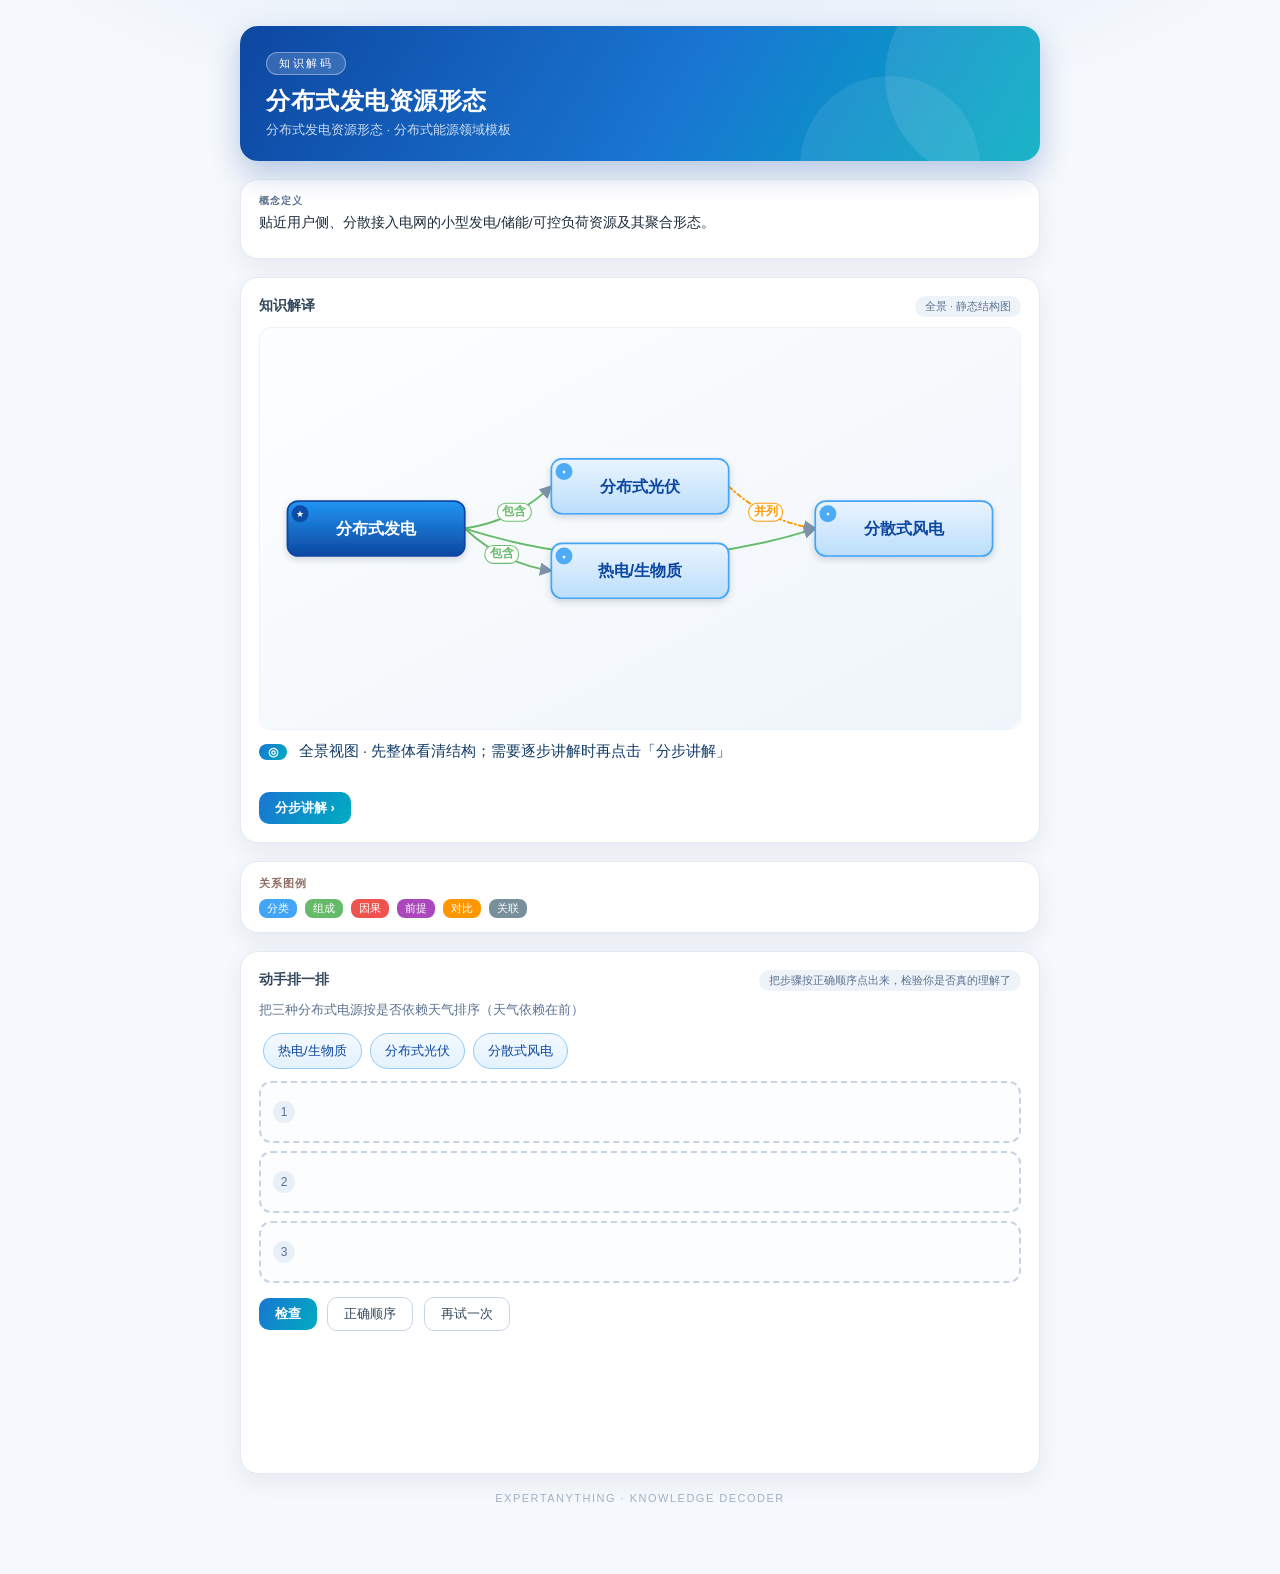
<file: der_preview/der_resource_form.html>
<!DOCTYPE html>
<html lang="zh">
<head>
<meta charset="utf-8">
<meta name="viewport" content="width=device-width, initial-scale=1">
<title>分布式发电资源形态 — ExpertAnything</title>
<style>
  :root { --ink:#1C2B3A; --muted:#7B8FA3; --line:#E3EAF3; }
  body { font-family: 'Noto Sans','Microsoft YaHei',sans-serif; margin: 0;
         background: radial-gradient(1100px 420px at 50% -120px, #DCE9F8 0%,
                      rgba(220,233,248,0) 62%), #F5F8FC;
         color: var(--ink); }
  .wrap { max-width: 800px; margin: 0 auto; padding: 26px 16px 70px; }
  .hero { position: relative; overflow: hidden; color: #fff; border-radius: 18px;
          padding: 26px 26px 22px; margin-bottom: 18px;
          background: linear-gradient(120deg, #0D47A1 0%, #1976D2 55%, #00ACC1 100%);
          box-shadow: 0 12px 30px rgba(13, 71, 161, 0.28); }
  .hero::after { content: ""; position: absolute; right: -55px; top: -55px;
          width: 210px; height: 210px; border-radius: 50%;
          background: rgba(255,255,255,0.10); }
  .hero::before { content: ""; position: absolute; right: 60px; bottom: -95px;
          width: 180px; height: 180px; border-radius: 50%;
          background: rgba(255,255,255,0.08); }
  .hero-badge { display: inline-block; font-size: 11px; letter-spacing: 2.5px;
          background: rgba(255,255,255,0.16); border: 1px solid rgba(255,255,255,0.35);
          padding: 3px 12px; border-radius: 999px; }
  .hero h1 { margin: 10px 0 4px; font-size: 24px; letter-spacing: 0.5px; }
  .hero .sub { color: rgba(255,255,255,0.78); font-size: 13px; }
  .card { background: #fff; border: 1px solid var(--line); border-radius: 18px;
          padding: 18px; margin-bottom: 18px;
          box-shadow: 0 8px 24px rgba(23, 54, 93, 0.07); }
  .card-head { display: flex; align-items: center; justify-content: space-between;
          gap: 10px; margin-bottom: 10px; flex-wrap: wrap; }
  h2 { font-size: 14px; color: #33475C; margin: 0; }
  .pill { font-size: 11px; color: #5B7290; background: #EEF3FA;
          border-radius: 999px; padding: 3px 10px; transition: all 0.3s; }
  .stage { border-radius: 12px; overflow: hidden; background: #FBFDFF;
          border: 1px solid #EDF2F8; }
  .stage svg { display: block; width: 100%; height: auto; }
  /* scene element state machine (classes toggled by the player) */
  .stage .nd, .stage .ed { transition: opacity 0.55s ease; }
  .stage .nd { transform-box: fill-box; transform-origin: center; }
  .stage .nd.off { opacity: 0.07; }
  .stage .nd.pop { animation: ndpop 0.6s cubic-bezier(0.2, 0.8, 0.3, 1.25); }
  @keyframes ndpop { 0% { opacity: 0; transform: scale(0.5); }
          60% { transform: scale(1.07); }
          100% { opacity: 1; transform: scale(1); } }
  .stage .nd .halo { opacity: 0; transition: opacity 0.4s; }
  .stage .nd.act .halo { opacity: 1; animation: haloPulse 1.6s ease-in-out infinite; }
  @keyframes haloPulse { 0%, 100% { stroke-opacity: 0.95; }
          50% { stroke-opacity: 0.2; } }
  .stage .ed.off { opacity: 0.05; }
  .stage .ed.lit path { stroke-dasharray: 7 5; animation: edflow 1.1s linear infinite; }
  @keyframes edflow { to { stroke-dashoffset: -24; } }
  .caption { min-height: 40px; margin-top: 12px; font-size: 14.5px; color: #123B66;
          opacity: 0; transform: translateY(6px); transition: all 0.45s ease; }
  .caption.show { opacity: 1; transform: none; }
  .caption b { display: inline-block; color: #fff; border-radius: 8px;
          font-size: 12px; padding: 1px 9px; margin-right: 8px;
          background: linear-gradient(120deg, #1976D2, #00ACC1); }
  .timeline { display: flex; gap: 8px; margin: 12px 0 2px; }
  .dot { width: 27px; height: 27px; border-radius: 50%; border: 2px solid #C6D4E4;
          background: #fff; color: var(--muted); font-size: 12px; cursor: pointer;
          transition: all 0.25s; }
  .dot:hover { transform: translateY(-2px); }
  .dot.done { background: #DCEBFB; border-color: #64B5F6; color: #1565C0; }
  .dot.cur { color: #fff; border-color: transparent;
          background: linear-gradient(120deg, #1976D2, #00ACC1);
          box-shadow: 0 4px 10px rgba(25, 118, 210, 0.4); }
  .btns button { border: 1px solid #C9D6E5; background: #fff; border-radius: 10px;
          padding: 7px 16px; font-size: 13px; cursor: pointer; margin: 10px 6px 0 0;
          color: #33475C; transition: all 0.2s; }
  .btns button:hover { transform: translateY(-1px);
          box-shadow: 0 4px 10px rgba(23, 54, 93, 0.12); }
  .btns button.primary { color: #fff; border: none; font-weight: 600;
          background: linear-gradient(120deg, #1976D2, #00ACC1); }
  .btns button.ghost { border-style: dashed; color: #5B7290; }
  /* game */
  .goal { font-size: 13px; color: #5B7290; margin: 4px 0 10px; }
  .chip { display: inline-block; margin: 4px; padding: 8px 14px;
          border-radius: 999px; border: 1.5px solid #90CAF9; color: #0D47A1;
          background: linear-gradient(180deg, #F4F9FF, #E3F2FD); font-size: 13px;
          cursor: pointer; transition: all 0.18s; }
  .chip:hover:not(:disabled) { transform: translateY(-2px);
          box-shadow: 0 5px 12px rgba(33, 150, 243, 0.25); }
  .chip:disabled { opacity: 0.25; cursor: default; }
  .slots { display: flex; flex-direction: column; gap: 8px; margin: 8px 0 4px; }
  .slot { display: flex; align-items: center; gap: 10px; min-height: 42px;
          border: 2px dashed #C6D4E4; border-radius: 12px; padding: 8px 12px;
          background: #FBFDFF; transition: all 0.25s; }
  .slot i { font-style: normal; flex: none; width: 22px; height: 22px;
          border-radius: 50%; background: #E8EFF8; color: #5B7290;
          display: flex; align-items: center; justify-content: center;
          font-size: 12px; transition: all 0.25s; }
  .slot span { font-size: 13.5px; color: #123B66; font-weight: 600; }
  .slot.filled { border-style: solid; border-color: #64B5F6; background: #F1F8FF;
          cursor: pointer; }
  .slot.filled:hover { border-color: #EF5350; }
  .slot.ok { border-color: #66BB6A; background: #EDF7ED; }
  .slot.ok i { background: #66BB6A; color: #fff; }
  .slot.ok::after { content: "\2713"; color: #2E7D32; font-weight: 700;
          margin-left: auto; }
  .slot.no { border-color: #EF9A9A; background: #FDEDED; }
  .slot.no i { background: #EF9A9A; color: #fff; }
  .slot.no::after { content: "\2717"; color: #C62828; font-weight: 700;
          margin-left: auto; }
  .slot.reveal { border-color: #FFB74D; background: #FFF8E1; }
  .verdict { font-size: 14px; min-height: 22px; font-weight: 600; }
  .verdict.ok { color: #2E7D32; }
  .verdict.no { color: #C62828; }
  #confetti { position: relative; height: 74px; overflow: hidden; margin-top: 2px; }
  #confetti span { position: absolute; top: -14px; width: 9px; height: 14px;
          border-radius: 2px; opacity: 0;
          animation: fall 1.7s ease-in forwards; }
  @keyframes fall { 0% { opacity: 1; transform: translateY(0) rotate(0deg); }
          100% { opacity: 0; transform: translateY(95px) rotate(340deg); } }
  .foot { text-align: center; color: #9FB1C4; font-size: 11px;
          letter-spacing: 1.5px; }
</style>
</head>
<body>
<div class="wrap">
  <div class="hero">
    <span class="hero-badge">知识解码</span>
    <h1>分布式发电资源形态</h1>
    <div class="sub">分布式发电资源形态 · 分布式能源领域模板</div>
  </div>
  <section class="card" style="padding:14px 18px;">
    <div style="margin-bottom:10px;"><div style="font-size:10px;font-weight:700;color:#5B7290;letter-spacing:1px;margin-bottom:4px;">概念定义</div><div style="font-size:13.5px;line-height:1.6;color:#1C2B3A;">贴近用户侧、分散接入电网的小型发电/储能/可控负荷资源及其聚合形态。</div></div>
  </section>
  <section class="card">
    <div class="card-head">
      <h2>知识解译</h2>
      <span class="pill" id="stagepill">全景 · 静态结构图</span>
    </div>
    <div class="stage" id="stage"><svg xmlns="http://www.w3.org/2000/svg" viewBox="0 0 720 380" width="100%" style="font-family:'Noto Sans','Microsoft YaHei',sans-serif"><defs><linearGradient id="g_box" x1="0" y1="0" x2="0" y2="1"><stop offset="0" stop-color="#EAF4FE"/><stop offset="1" stop-color="#BBDEFB"/></linearGradient><linearGradient id="g_store" x1="0" y1="0" x2="0" y2="1"><stop offset="0" stop-color="#FFFDF2"/><stop offset="1" stop-color="#FFE082"/></linearGradient><linearGradient id="g_flow" x1="0" y1="0" x2="0" y2="1"><stop offset="0" stop-color="#F0F9F0"/><stop offset="1" stop-color="#C5E1A5"/></linearGradient><linearGradient id="g_note" x1="0" y1="0" x2="0" y2="1"><stop offset="0" stop-color="#FAF0FC"/><stop offset="1" stop-color="#E1BEE7"/></linearGradient><linearGradient id="g_current" x1="0" y1="0" x2="0" y2="1"><stop offset="0" stop-color="#2196F3"/><stop offset="1" stop-color="#0D47A1"/></linearGradient><linearGradient id="bg" x1="0" y1="0" x2="1" y2="1"><stop offset="0" stop-color="#FDFEFF"/><stop offset="1" stop-color="#EFF5FA"/></linearGradient><pattern id="dots" width="24" height="24" patternUnits="userSpaceOnUse"><circle cx="2" cy="2" r="1.1" fill="#DAE5F0"/></pattern><filter id="soft" x="-25%" y="-25%" width="150%" height="150%"><feDropShadow dx="0" dy="2.5" stdDeviation="3" flood-color="#23384D" flood-opacity="0.20"/></filter><marker id="ar" viewBox="0 0 10 10" refX="8.6" refY="5" markerWidth="7" markerHeight="7" orient="auto-start-reverse"><path d="M0,0 L10,5 L0,10 z" fill="#7E93A8"/></marker></defs><rect width="720" height="380" rx="14" fill="url(#bg)"/><rect width="720" height="380" rx="14" fill="url(#dots)"/><g class="ed" data-f="n1" data-t="n2"><path d="M 194,190 Q 241,183 276,150" fill="none" stroke="#66BB6A" stroke-width="1.8" stroke-linecap="round" marker-end="url(#ar)"/><rect x="225" y="166" width="32" height="17" rx="8" fill="#FFFFFF" stroke="#66BB6A" stroke-width="1" opacity="0.96"/><text x="241" y="177" text-anchor="middle" font-size="11" font-weight="600" fill="#66BB6A">包含</text></g><g class="ed" data-f="n1" data-t="n3"><path d="M 194,190 Q 360,243 526,190" fill="none" stroke="#66BB6A" stroke-width="1.8" stroke-linecap="round" marker-end="url(#ar)"/><rect x="344" y="226" width="32" height="17" rx="8" fill="#FFFFFF" stroke="#66BB6A" stroke-width="1" opacity="0.96"/><text x="360" y="237" text-anchor="middle" font-size="11" font-weight="600" fill="#66BB6A">包含</text></g><g class="ed" data-f="n1" data-t="n4"><path d="M 194,190 Q 229,223 276,230" fill="none" stroke="#66BB6A" stroke-width="1.8" stroke-linecap="round" marker-end="url(#ar)"/><rect x="213" y="206" width="32" height="17" rx="8" fill="#FFFFFF" stroke="#66BB6A" stroke-width="1" opacity="0.96"/><text x="229" y="217" text-anchor="middle" font-size="11" font-weight="600" fill="#66BB6A">包含</text></g><g class="ed" data-f="n2" data-t="n3"><path d="M 444,150 Q 479,183 526,190" fill="none" stroke="#FF9800" stroke-width="1.8" stroke-dasharray="4,3,1,3" stroke-linecap="round" marker-end="url(#ar)"/><rect x="463" y="166" width="32" height="17" rx="8" fill="#FFFFFF" stroke="#FF9800" stroke-width="1" opacity="0.96"/><text x="479" y="177" text-anchor="middle" font-size="11" font-weight="600" fill="#FF9800">并列</text></g><g class="nd" data-id="n1"><rect class="halo" x="20" y="158" width="180" height="64" rx="13" fill="none" stroke="#FF9800" stroke-width="2.4"/><rect x="26" y="164" width="168" height="52" rx="10" fill="url(#g_current)" stroke="#0D47A1" stroke-width="1.6" filter="url(#soft)"/><circle cx="38" cy="176" r="8" fill="#0D47A1" opacity="0.92"/><text x="38" y="179.5" text-anchor="middle" font-size="9" fill="#FFFFFF">★</text><text x="110" y="195" text-anchor="middle" font-size="15" font-weight="600" fill="#FFFFFF">分布式发电</text></g><g class="nd" data-id="n2"><rect class="halo" x="270" y="118" width="180" height="64" rx="13" fill="none" stroke="#FF9800" stroke-width="2.4"/><rect x="276" y="124" width="168" height="52" rx="10" fill="url(#g_box)" stroke="#42A5F5" stroke-width="1.6" filter="url(#soft)"/><circle cx="288" cy="136" r="8" fill="#42A5F5" opacity="0.92"/><text x="288" y="139.5" text-anchor="middle" font-size="9" fill="#FFFFFF">▪</text><text x="360" y="155" text-anchor="middle" font-size="15" font-weight="600" fill="#0D47A1">分布式光伏</text></g><g class="nd" data-id="n3"><rect class="halo" x="520" y="158" width="180" height="64" rx="13" fill="none" stroke="#FF9800" stroke-width="2.4"/><rect x="526" y="164" width="168" height="52" rx="10" fill="url(#g_box)" stroke="#42A5F5" stroke-width="1.6" filter="url(#soft)"/><circle cx="538" cy="176" r="8" fill="#42A5F5" opacity="0.92"/><text x="538" y="179.5" text-anchor="middle" font-size="9" fill="#FFFFFF">▪</text><text x="610" y="195" text-anchor="middle" font-size="15" font-weight="600" fill="#0D47A1">分散式风电</text></g><g class="nd" data-id="n4"><rect class="halo" x="270" y="198" width="180" height="64" rx="13" fill="none" stroke="#FF9800" stroke-width="2.4"/><rect x="276" y="204" width="168" height="52" rx="10" fill="url(#g_box)" stroke="#42A5F5" stroke-width="1.6" filter="url(#soft)"/><circle cx="288" cy="216" r="8" fill="#42A5F5" opacity="0.92"/><text x="288" y="219.5" text-anchor="middle" font-size="9" fill="#FFFFFF">▪</text><text x="360" y="235" text-anchor="middle" font-size="15" font-weight="600" fill="#0D47A1">热电/生物质</text></g></svg></div>
    <div class="caption" id="caption"></div>
    <div class="timeline" id="dots" style="display:none"></div>
    <div class="btns">
      <button id="back" class="ghost" style="display:none">
        &#9678; 返回全景</button>
      <button id="start" class="primary">分步讲解 &#8250;</button>
      <span id="stepctl" style="display:none">
        <button id="prev">&#8249; 上一步</button>
        <button id="play">&#9654; 自动播放</button>
        <button id="next">下一步 &#8250;</button>
      </span>
    </div>
  </section>
  <section class="card" style="padding:14px 18px;">
    <div style="font-size:11px;font-weight:700;color:#8D6E63;letter-spacing:1px;
                margin-bottom:8px;">关系图例</div>
    <div style="display:flex;flex-wrap:wrap;gap:8px;">
      <span style="font-size:11px;color:#fff;background:#42A5F5;border-radius:8px;padding:2px 8px;">分类</span>
      <span style="font-size:11px;color:#fff;background:#66BB6A;border-radius:8px;padding:2px 8px;">组成</span>
      <span style="font-size:11px;color:#fff;background:#EF5350;border-radius:8px;padding:2px 8px;">因果</span>
      <span style="font-size:11px;color:#fff;background:#AB47BC;border-radius:8px;padding:2px 8px;">前提</span>
      <span style="font-size:11px;color:#fff;background:#FF9800;border-radius:8px;padding:2px 8px;">对比</span>
      <span style="font-size:11px;color:#fff;background:#78909C;border-radius:8px;padding:2px 8px;">关联</span>
    </div>
  </section>
  
    <section class="card">
      <div class="card-head">
        <h2>动手排一排</h2>
        <span class="pill">把步骤按正确顺序点出来，检验你是否真的理解了</span>
      </div>
      <p class="goal">把三种分布式电源按是否依赖天气排序（天气依赖在前）</p>
      <div class="chips" id="pool"><button class="chip" data-i="0">热电/生物质</button><button class="chip" data-i="1">分布式光伏</button><button class="chip" data-i="2">分散式风电</button></div>
      <div class="slots" id="slots"><div class="slot" data-pos="0"><i>1</i><span></span></div><div class="slot" data-pos="1"><i>2</i><span></span></div><div class="slot" data-pos="2"><i>3</i><span></span></div></div>
      <div class="btns">
        <button id="check" class="primary">检查</button>
        <button id="reveal">正确顺序</button>
        <button id="retry">再试一次</button>
      </div>
      <p id="verdict" class="verdict"></p>
      <div id="confetti"></div>
    </section>
    <script>
    var ANSWER = [2, 1, 0];
    var ITEMS = ["热电/生物质", "分布式光伏", "分散式风电"];
    var PARTIAL = "答对 {ok}/{n} 个位置，绿色是正确的，再调整一下";
    var CORRECT = "答对了！";
    var picked = ITEMS.map(function() { return null; });
    function render() {
      picked.forEach(function(it, pos) {
        var slot = document.querySelector('.slot[data-pos="' + pos + '"]');
        slot.classList.toggle("filled", it !== null);
        slot.querySelector("span").textContent = it === null ? "" : ITEMS[it];
      });
      Array.prototype.forEach.call(
        document.querySelectorAll("#pool .chip"),
        function(b) { b.disabled = picked.indexOf(+b.dataset.i) >= 0; });
    }
    function clearMarks() {
      document.querySelectorAll(".slot").forEach(function(s) {
        s.classList.remove("ok", "no", "reveal");
      });
      var v = document.getElementById("verdict");
      v.className = "verdict"; v.textContent = "";
    }
    document.getElementById("pool").onclick = function(ev) {
      var b = ev.target.closest("button.chip");
      if (!b) return;
      var i = +b.dataset.i;
      if (picked.indexOf(i) >= 0) return;
      for (var p = 0; p < picked.length; p++) {
        if (picked[p] === null) { picked[p] = i; break; }
      }
      render();
    };
    document.getElementById("slots").onclick = function(ev) {
      var slot = ev.target.closest(".slot");
      if (!slot || !slot.classList.contains("filled")) return;
      picked[+slot.dataset.pos] = null;
      clearMarks(); render();
    };
    document.getElementById("check").onclick = function() {
      if (picked.some(function(x) { return x === null; })) return;
      var hits = 0;
      picked.forEach(function(x, pos) {
        var slot = document.querySelector('.slot[data-pos="' + pos + '"]');
        var good = x === ANSWER[pos];
        if (good) hits++;
        slot.classList.add(good ? "ok" : "no");
      });
      var v = document.getElementById("verdict");
      if (hits === ANSWER.length) {
        v.textContent = CORRECT; v.className = "verdict ok"; confetti();
      } else {
        v.textContent = PARTIAL.replace("{ok}", hits).replace("{n}", ANSWER.length);
        v.className = "verdict no";
      }
    };
    document.getElementById("reveal").onclick = function() {
      clearMarks();
      ANSWER.forEach(function(it, pos) { picked[pos] = it; });
      render();
      document.querySelectorAll(".slot").forEach(function(s) {
        s.classList.add("reveal");
      });
    };
    document.getElementById("retry").onclick = function() {
      clearMarks();
      picked = ITEMS.map(function() { return null; });
      render();
    };
    function confetti() {
      var c = document.getElementById("confetti");
      c.innerHTML = "";
      var colors = ["#F44336", "#FF9800", "#FDD835", "#43A047",
                    "#1E88E5", "#AB47BC"];
      for (var k = 0; k < 44; k++) {
        var s = document.createElement("span");
        s.style.left = (Math.random() * 100) + "%";
        s.style.background = colors[k % colors.length];
        s.style.animationDelay = (Math.random() * 0.5).toFixed(2) + "s";
        c.appendChild(s);
      }
      setTimeout(function() { c.innerHTML = ""; }, 2600);
    }
    render();
    </script>
  <div class="foot">EXPERTANYTHING &middot; KNOWLEDGE DECODER</div>
</div>
<script>
var FRAMES = [{"caption": "分布式发电是贴近用户侧的小型发电资源总称", "show": ["n1"], "active": "n1"}, {"caption": "分布式光伏利用屋顶、车棚等场地就近发电", "show": ["n1", "n2"], "active": "n2"}, {"caption": "分散式风电单机小、就近接入配电网", "show": ["n1", "n2", "n3"], "active": "n3"}, {"caption": "热电与生物质利用余热和有机质补充电源", "show": ["n1", "n2", "n3", "n4"], "active": "n4"}, {"caption": "光伏与风电是并列的新能源形态，共同构成分布式电源", "show": ["n1", "n2", "n3", "n4"], "active": "n1"}];
var OVERVIEW = "全景视图 · 先整体看清结构；需要逐步讲解时再点击「分步讲解」";
var PILL_OV = "全景 · 静态结构图";
var PILL_STEP = "分步讲解 · 逐步揭示";
var stage = document.getElementById("stage");
var nodesArr = stage.querySelectorAll(".nd");
var edgesArr = stage.querySelectorAll(".ed");
var dotsBox = document.getElementById("dots");
var cap = document.getElementById("caption");
var pill = document.getElementById("stagepill");
var playBtn = document.getElementById("play");
var backBtn = document.getElementById("back");
var startBtn = document.getElementById("start");
var stepCtl = document.getElementById("stepctl");
var PLAY_LABEL = playBtn.innerHTML;
FRAMES.forEach(function(f, k) {
  var d = document.createElement("button");
  d.className = "dot"; d.textContent = k + 1;
  d.onclick = function() { enterStep(k); };
  dotsBox.appendChild(d);
});
var idx = 0, timer = null, inStep = false;
function setCaption(html) {
  cap.classList.remove("show"); void cap.offsetWidth;
  cap.innerHTML = html; cap.classList.add("show");
}
/* L1 — static overview: everything visible, nothing animates */
function showStatic() {
  inStep = false; stopPlay();
  nodesArr.forEach(function(n) { n.classList.remove("off", "act", "pop"); });
  edgesArr.forEach(function(e) { e.classList.remove("off", "lit"); });
  setCaption("<b>&#9678;</b> " + OVERVIEW);
  pill.textContent = PILL_OV;
  dotsBox.style.display = "none";
  backBtn.style.display = "none";
  startBtn.style.display = "";
  stepCtl.style.display = "none";
}
/* L2 — step-by-step walkthrough (opt-in, never the default) */
function enterStep(i) {
  if (!inStep) {
    inStep = true;
    dotsBox.style.display = "flex";
    backBtn.style.display = "";
    startBtn.style.display = "none";
    stepCtl.style.display = "";
    pill.textContent = PILL_STEP;
  }
  show(i);
}
function show(i) {
  idx = Math.max(0, Math.min(FRAMES.length - 1, i));
  var vis = {};
  for (var k = 0; k <= idx; k++)
    FRAMES[k].show.forEach(function(id) { vis[id] = 1; });
  var act = FRAMES[idx].active;
  nodesArr.forEach(function(n) {
    var on = !!vis[n.dataset.id];
    var wasOff = n.classList.contains("off");
    n.classList.toggle("off", !on);
    if (on && wasOff) {
      n.classList.remove("pop"); void n.getBoundingClientRect();
      n.classList.add("pop");
    }
    n.classList.toggle("act", n.dataset.id === act);
  });
  edgesArr.forEach(function(e) {
    var on = !!vis[e.dataset.f] && !!vis[e.dataset.t];
    var wasOff = e.classList.contains("off");
    e.classList.toggle("off", !on);
    e.classList.remove("lit");
    if (on && wasOff) {
      void e.getBoundingClientRect(); e.classList.add("lit");
      setTimeout(function() { e.classList.remove("lit"); }, 1500);
    }
  });
  setCaption("<b>" + (idx + 1) + "/" + FRAMES.length + "</b> " +
             FRAMES[idx].caption);
  dotsBox.querySelectorAll(".dot").forEach(function(d, k) {
    d.className = "dot" + (k === idx ? " cur" : (k < idx ? " done" : ""));
  });
}
document.getElementById("prev").onclick = function() { show(idx - 1); };
document.getElementById("next").onclick = function() { show(idx + 1); };
function stopPlay() {
  if (timer) { clearInterval(timer); timer = null; }
  playBtn.innerHTML = PLAY_LABEL;
}
playBtn.onclick = function() {
  if (timer) { stopPlay(); return; }
  enterStep(0);
  playBtn.innerHTML = "&#10074;&#10074;";
  timer = setInterval(function() {
    if (idx >= FRAMES.length - 1) { stopPlay(); return; }
    show(idx + 1);
  }, 2600);
};
startBtn.onclick = function() { enterStep(0); };
backBtn.onclick = function() { showStatic(); };
document.addEventListener("keydown", function(ev) {
  if (!inStep) {
    if (ev.key === "ArrowRight" || ev.code === "Space") {
      ev.preventDefault(); enterStep(0);
    }
    return;
  }
  if (ev.key === "ArrowLeft") show(idx - 1);
  else if (ev.key === "ArrowRight") show(idx + 1);
  else if (ev.key === "Escape") showStatic();
  else if (ev.code === "Space") { ev.preventDefault(); playBtn.click(); }
});
showStatic();
</script>
</body>
</html>
</file>
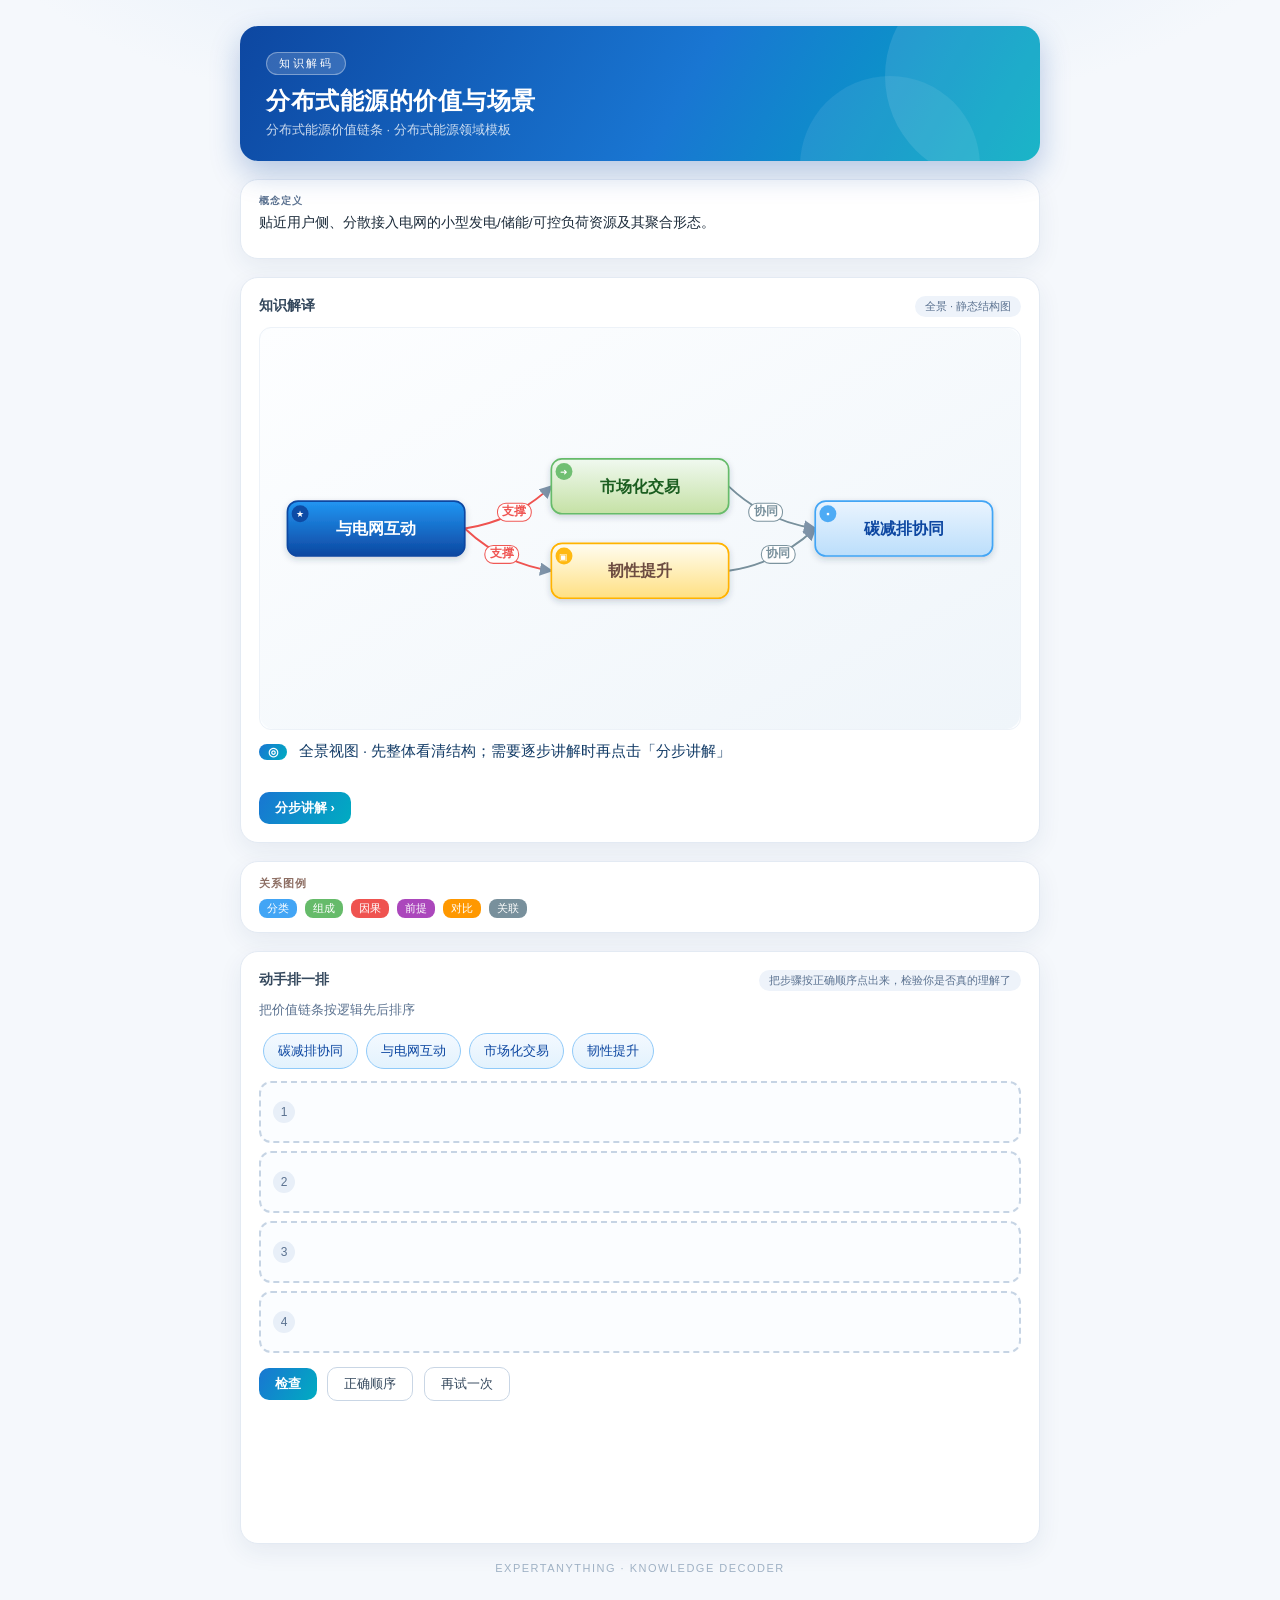
<file: der_preview/der_value.html>
<!DOCTYPE html>
<html lang="zh">
<head>
<meta charset="utf-8">
<meta name="viewport" content="width=device-width, initial-scale=1">
<title>分布式能源的价值与场景 — ExpertAnything</title>
<style>
  :root { --ink:#1C2B3A; --muted:#7B8FA3; --line:#E3EAF3; }
  body { font-family: 'Noto Sans','Microsoft YaHei',sans-serif; margin: 0;
         background: radial-gradient(1100px 420px at 50% -120px, #DCE9F8 0%,
                      rgba(220,233,248,0) 62%), #F5F8FC;
         color: var(--ink); }
  .wrap { max-width: 800px; margin: 0 auto; padding: 26px 16px 70px; }
  .hero { position: relative; overflow: hidden; color: #fff; border-radius: 18px;
          padding: 26px 26px 22px; margin-bottom: 18px;
          background: linear-gradient(120deg, #0D47A1 0%, #1976D2 55%, #00ACC1 100%);
          box-shadow: 0 12px 30px rgba(13, 71, 161, 0.28); }
  .hero::after { content: ""; position: absolute; right: -55px; top: -55px;
          width: 210px; height: 210px; border-radius: 50%;
          background: rgba(255,255,255,0.10); }
  .hero::before { content: ""; position: absolute; right: 60px; bottom: -95px;
          width: 180px; height: 180px; border-radius: 50%;
          background: rgba(255,255,255,0.08); }
  .hero-badge { display: inline-block; font-size: 11px; letter-spacing: 2.5px;
          background: rgba(255,255,255,0.16); border: 1px solid rgba(255,255,255,0.35);
          padding: 3px 12px; border-radius: 999px; }
  .hero h1 { margin: 10px 0 4px; font-size: 24px; letter-spacing: 0.5px; }
  .hero .sub { color: rgba(255,255,255,0.78); font-size: 13px; }
  .card { background: #fff; border: 1px solid var(--line); border-radius: 18px;
          padding: 18px; margin-bottom: 18px;
          box-shadow: 0 8px 24px rgba(23, 54, 93, 0.07); }
  .card-head { display: flex; align-items: center; justify-content: space-between;
          gap: 10px; margin-bottom: 10px; flex-wrap: wrap; }
  h2 { font-size: 14px; color: #33475C; margin: 0; }
  .pill { font-size: 11px; color: #5B7290; background: #EEF3FA;
          border-radius: 999px; padding: 3px 10px; transition: all 0.3s; }
  .stage { border-radius: 12px; overflow: hidden; background: #FBFDFF;
          border: 1px solid #EDF2F8; }
  .stage svg { display: block; width: 100%; height: auto; }
  /* scene element state machine (classes toggled by the player) */
  .stage .nd, .stage .ed { transition: opacity 0.55s ease; }
  .stage .nd { transform-box: fill-box; transform-origin: center; }
  .stage .nd.off { opacity: 0.07; }
  .stage .nd.pop { animation: ndpop 0.6s cubic-bezier(0.2, 0.8, 0.3, 1.25); }
  @keyframes ndpop { 0% { opacity: 0; transform: scale(0.5); }
          60% { transform: scale(1.07); }
          100% { opacity: 1; transform: scale(1); } }
  .stage .nd .halo { opacity: 0; transition: opacity 0.4s; }
  .stage .nd.act .halo { opacity: 1; animation: haloPulse 1.6s ease-in-out infinite; }
  @keyframes haloPulse { 0%, 100% { stroke-opacity: 0.95; }
          50% { stroke-opacity: 0.2; } }
  .stage .ed.off { opacity: 0.05; }
  .stage .ed.lit path { stroke-dasharray: 7 5; animation: edflow 1.1s linear infinite; }
  @keyframes edflow { to { stroke-dashoffset: -24; } }
  .caption { min-height: 40px; margin-top: 12px; font-size: 14.5px; color: #123B66;
          opacity: 0; transform: translateY(6px); transition: all 0.45s ease; }
  .caption.show { opacity: 1; transform: none; }
  .caption b { display: inline-block; color: #fff; border-radius: 8px;
          font-size: 12px; padding: 1px 9px; margin-right: 8px;
          background: linear-gradient(120deg, #1976D2, #00ACC1); }
  .timeline { display: flex; gap: 8px; margin: 12px 0 2px; }
  .dot { width: 27px; height: 27px; border-radius: 50%; border: 2px solid #C6D4E4;
          background: #fff; color: var(--muted); font-size: 12px; cursor: pointer;
          transition: all 0.25s; }
  .dot:hover { transform: translateY(-2px); }
  .dot.done { background: #DCEBFB; border-color: #64B5F6; color: #1565C0; }
  .dot.cur { color: #fff; border-color: transparent;
          background: linear-gradient(120deg, #1976D2, #00ACC1);
          box-shadow: 0 4px 10px rgba(25, 118, 210, 0.4); }
  .btns button { border: 1px solid #C9D6E5; background: #fff; border-radius: 10px;
          padding: 7px 16px; font-size: 13px; cursor: pointer; margin: 10px 6px 0 0;
          color: #33475C; transition: all 0.2s; }
  .btns button:hover { transform: translateY(-1px);
          box-shadow: 0 4px 10px rgba(23, 54, 93, 0.12); }
  .btns button.primary { color: #fff; border: none; font-weight: 600;
          background: linear-gradient(120deg, #1976D2, #00ACC1); }
  .btns button.ghost { border-style: dashed; color: #5B7290; }
  /* game */
  .goal { font-size: 13px; color: #5B7290; margin: 4px 0 10px; }
  .chip { display: inline-block; margin: 4px; padding: 8px 14px;
          border-radius: 999px; border: 1.5px solid #90CAF9; color: #0D47A1;
          background: linear-gradient(180deg, #F4F9FF, #E3F2FD); font-size: 13px;
          cursor: pointer; transition: all 0.18s; }
  .chip:hover:not(:disabled) { transform: translateY(-2px);
          box-shadow: 0 5px 12px rgba(33, 150, 243, 0.25); }
  .chip:disabled { opacity: 0.25; cursor: default; }
  .slots { display: flex; flex-direction: column; gap: 8px; margin: 8px 0 4px; }
  .slot { display: flex; align-items: center; gap: 10px; min-height: 42px;
          border: 2px dashed #C6D4E4; border-radius: 12px; padding: 8px 12px;
          background: #FBFDFF; transition: all 0.25s; }
  .slot i { font-style: normal; flex: none; width: 22px; height: 22px;
          border-radius: 50%; background: #E8EFF8; color: #5B7290;
          display: flex; align-items: center; justify-content: center;
          font-size: 12px; transition: all 0.25s; }
  .slot span { font-size: 13.5px; color: #123B66; font-weight: 600; }
  .slot.filled { border-style: solid; border-color: #64B5F6; background: #F1F8FF;
          cursor: pointer; }
  .slot.filled:hover { border-color: #EF5350; }
  .slot.ok { border-color: #66BB6A; background: #EDF7ED; }
  .slot.ok i { background: #66BB6A; color: #fff; }
  .slot.ok::after { content: "\2713"; color: #2E7D32; font-weight: 700;
          margin-left: auto; }
  .slot.no { border-color: #EF9A9A; background: #FDEDED; }
  .slot.no i { background: #EF9A9A; color: #fff; }
  .slot.no::after { content: "\2717"; color: #C62828; font-weight: 700;
          margin-left: auto; }
  .slot.reveal { border-color: #FFB74D; background: #FFF8E1; }
  .verdict { font-size: 14px; min-height: 22px; font-weight: 600; }
  .verdict.ok { color: #2E7D32; }
  .verdict.no { color: #C62828; }
  #confetti { position: relative; height: 74px; overflow: hidden; margin-top: 2px; }
  #confetti span { position: absolute; top: -14px; width: 9px; height: 14px;
          border-radius: 2px; opacity: 0;
          animation: fall 1.7s ease-in forwards; }
  @keyframes fall { 0% { opacity: 1; transform: translateY(0) rotate(0deg); }
          100% { opacity: 0; transform: translateY(95px) rotate(340deg); } }
  .foot { text-align: center; color: #9FB1C4; font-size: 11px;
          letter-spacing: 1.5px; }
</style>
</head>
<body>
<div class="wrap">
  <div class="hero">
    <span class="hero-badge">知识解码</span>
    <h1>分布式能源的价值与场景</h1>
    <div class="sub">分布式能源价值链条 · 分布式能源领域模板</div>
  </div>
  <section class="card" style="padding:14px 18px;">
    <div style="margin-bottom:10px;"><div style="font-size:10px;font-weight:700;color:#5B7290;letter-spacing:1px;margin-bottom:4px;">概念定义</div><div style="font-size:13.5px;line-height:1.6;color:#1C2B3A;">贴近用户侧、分散接入电网的小型发电/储能/可控负荷资源及其聚合形态。</div></div>
  </section>
  <section class="card">
    <div class="card-head">
      <h2>知识解译</h2>
      <span class="pill" id="stagepill">全景 · 静态结构图</span>
    </div>
    <div class="stage" id="stage"><svg xmlns="http://www.w3.org/2000/svg" viewBox="0 0 720 380" width="100%" style="font-family:'Noto Sans','Microsoft YaHei',sans-serif"><defs><linearGradient id="g_box" x1="0" y1="0" x2="0" y2="1"><stop offset="0" stop-color="#EAF4FE"/><stop offset="1" stop-color="#BBDEFB"/></linearGradient><linearGradient id="g_store" x1="0" y1="0" x2="0" y2="1"><stop offset="0" stop-color="#FFFDF2"/><stop offset="1" stop-color="#FFE082"/></linearGradient><linearGradient id="g_flow" x1="0" y1="0" x2="0" y2="1"><stop offset="0" stop-color="#F0F9F0"/><stop offset="1" stop-color="#C5E1A5"/></linearGradient><linearGradient id="g_note" x1="0" y1="0" x2="0" y2="1"><stop offset="0" stop-color="#FAF0FC"/><stop offset="1" stop-color="#E1BEE7"/></linearGradient><linearGradient id="g_current" x1="0" y1="0" x2="0" y2="1"><stop offset="0" stop-color="#2196F3"/><stop offset="1" stop-color="#0D47A1"/></linearGradient><linearGradient id="bg" x1="0" y1="0" x2="1" y2="1"><stop offset="0" stop-color="#FDFEFF"/><stop offset="1" stop-color="#EFF5FA"/></linearGradient><pattern id="dots" width="24" height="24" patternUnits="userSpaceOnUse"><circle cx="2" cy="2" r="1.1" fill="#DAE5F0"/></pattern><filter id="soft" x="-25%" y="-25%" width="150%" height="150%"><feDropShadow dx="0" dy="2.5" stdDeviation="3" flood-color="#23384D" flood-opacity="0.20"/></filter><marker id="ar" viewBox="0 0 10 10" refX="8.6" refY="5" markerWidth="7" markerHeight="7" orient="auto-start-reverse"><path d="M0,0 L10,5 L0,10 z" fill="#7E93A8"/></marker></defs><rect width="720" height="380" rx="14" fill="url(#bg)"/><rect width="720" height="380" rx="14" fill="url(#dots)"/><g class="ed" data-f="n1" data-t="n2"><path d="M 194,190 Q 241,183 276,150" fill="none" stroke="#EF5350" stroke-width="1.8" stroke-linecap="round" marker-end="url(#ar)"/><rect x="225" y="166" width="32" height="17" rx="8" fill="#FFFFFF" stroke="#EF5350" stroke-width="1" opacity="0.96"/><text x="241" y="177" text-anchor="middle" font-size="11" font-weight="600" fill="#EF5350">支撑</text></g><g class="ed" data-f="n1" data-t="n3"><path d="M 194,190 Q 229,223 276,230" fill="none" stroke="#EF5350" stroke-width="1.8" stroke-linecap="round" marker-end="url(#ar)"/><rect x="213" y="206" width="32" height="17" rx="8" fill="#FFFFFF" stroke="#EF5350" stroke-width="1" opacity="0.96"/><text x="229" y="217" text-anchor="middle" font-size="11" font-weight="600" fill="#EF5350">支撑</text></g><g class="ed" data-f="n2" data-t="n4"><path d="M 444,150 Q 479,183 526,190" fill="none" stroke="#78909C" stroke-width="1.8" stroke-linecap="round" marker-end="url(#ar)"/><rect x="463" y="166" width="32" height="17" rx="8" fill="#FFFFFF" stroke="#78909C" stroke-width="1" opacity="0.96"/><text x="479" y="177" text-anchor="middle" font-size="11" font-weight="600" fill="#78909C">协同</text></g><g class="ed" data-f="n3" data-t="n4"><path d="M 444,230 Q 491,223 526,190" fill="none" stroke="#78909C" stroke-width="1.8" stroke-linecap="round" marker-end="url(#ar)"/><rect x="475" y="206" width="32" height="17" rx="8" fill="#FFFFFF" stroke="#78909C" stroke-width="1" opacity="0.96"/><text x="491" y="217" text-anchor="middle" font-size="11" font-weight="600" fill="#78909C">协同</text></g><g class="nd" data-id="n1"><rect class="halo" x="20" y="158" width="180" height="64" rx="13" fill="none" stroke="#FF9800" stroke-width="2.4"/><rect x="26" y="164" width="168" height="52" rx="10" fill="url(#g_current)" stroke="#0D47A1" stroke-width="1.6" filter="url(#soft)"/><circle cx="38" cy="176" r="8" fill="#0D47A1" opacity="0.92"/><text x="38" y="179.5" text-anchor="middle" font-size="9" fill="#FFFFFF">★</text><text x="110" y="195" text-anchor="middle" font-size="15" font-weight="600" fill="#FFFFFF">与电网互动</text></g><g class="nd" data-id="n2"><rect class="halo" x="270" y="118" width="180" height="64" rx="13" fill="none" stroke="#FF9800" stroke-width="2.4"/><rect x="276" y="124" width="168" height="52" rx="10" fill="url(#g_flow)" stroke="#66BB6A" stroke-width="1.6" filter="url(#soft)"/><circle cx="288" cy="136" r="8" fill="#66BB6A" opacity="0.92"/><text x="288" y="139.5" text-anchor="middle" font-size="9" fill="#FFFFFF">➜</text><text x="360" y="155" text-anchor="middle" font-size="15" font-weight="600" fill="#1B5E20">市场化交易</text></g><g class="nd" data-id="n3"><rect class="halo" x="270" y="198" width="180" height="64" rx="13" fill="none" stroke="#FF9800" stroke-width="2.4"/><rect x="276" y="204" width="168" height="52" rx="10" fill="url(#g_store)" stroke="#FFB300" stroke-width="1.6" filter="url(#soft)"/><circle cx="288" cy="216" r="8" fill="#FFB300" opacity="0.92"/><text x="288" y="219.5" text-anchor="middle" font-size="9" fill="#FFFFFF">▣</text><text x="360" y="235" text-anchor="middle" font-size="15" font-weight="600" fill="#6D4C41">韧性提升</text></g><g class="nd" data-id="n4"><rect class="halo" x="520" y="158" width="180" height="64" rx="13" fill="none" stroke="#FF9800" stroke-width="2.4"/><rect x="526" y="164" width="168" height="52" rx="10" fill="url(#g_box)" stroke="#42A5F5" stroke-width="1.6" filter="url(#soft)"/><circle cx="538" cy="176" r="8" fill="#42A5F5" opacity="0.92"/><text x="538" y="179.5" text-anchor="middle" font-size="9" fill="#FFFFFF">▪</text><text x="610" y="195" text-anchor="middle" font-size="15" font-weight="600" fill="#0D47A1">碳减排协同</text></g></svg></div>
    <div class="caption" id="caption"></div>
    <div class="timeline" id="dots" style="display:none"></div>
    <div class="btns">
      <button id="back" class="ghost" style="display:none">
        &#9678; 返回全景</button>
      <button id="start" class="primary">分步讲解 &#8250;</button>
      <span id="stepctl" style="display:none">
        <button id="prev">&#8249; 上一步</button>
        <button id="play">&#9654; 自动播放</button>
        <button id="next">下一步 &#8250;</button>
      </span>
    </div>
  </section>
  <section class="card" style="padding:14px 18px;">
    <div style="font-size:11px;font-weight:700;color:#8D6E63;letter-spacing:1px;
                margin-bottom:8px;">关系图例</div>
    <div style="display:flex;flex-wrap:wrap;gap:8px;">
      <span style="font-size:11px;color:#fff;background:#42A5F5;border-radius:8px;padding:2px 8px;">分类</span>
      <span style="font-size:11px;color:#fff;background:#66BB6A;border-radius:8px;padding:2px 8px;">组成</span>
      <span style="font-size:11px;color:#fff;background:#EF5350;border-radius:8px;padding:2px 8px;">因果</span>
      <span style="font-size:11px;color:#fff;background:#AB47BC;border-radius:8px;padding:2px 8px;">前提</span>
      <span style="font-size:11px;color:#fff;background:#FF9800;border-radius:8px;padding:2px 8px;">对比</span>
      <span style="font-size:11px;color:#fff;background:#78909C;border-radius:8px;padding:2px 8px;">关联</span>
    </div>
  </section>
  
    <section class="card">
      <div class="card-head">
        <h2>动手排一排</h2>
        <span class="pill">把步骤按正确顺序点出来，检验你是否真的理解了</span>
      </div>
      <p class="goal">把价值链条按逻辑先后排序</p>
      <div class="chips" id="pool"><button class="chip" data-i="0">碳减排协同</button><button class="chip" data-i="1">与电网互动</button><button class="chip" data-i="2">市场化交易</button><button class="chip" data-i="3">韧性提升</button></div>
      <div class="slots" id="slots"><div class="slot" data-pos="0"><i>1</i><span></span></div><div class="slot" data-pos="1"><i>2</i><span></span></div><div class="slot" data-pos="2"><i>3</i><span></span></div><div class="slot" data-pos="3"><i>4</i><span></span></div></div>
      <div class="btns">
        <button id="check" class="primary">检查</button>
        <button id="reveal">正确顺序</button>
        <button id="retry">再试一次</button>
      </div>
      <p id="verdict" class="verdict"></p>
      <div id="confetti"></div>
    </section>
    <script>
    var ANSWER = [1, 2, 3, 0];
    var ITEMS = ["碳减排协同", "与电网互动", "市场化交易", "韧性提升"];
    var PARTIAL = "答对 {ok}/{n} 个位置，绿色是正确的，再调整一下";
    var CORRECT = "答对了！";
    var picked = ITEMS.map(function() { return null; });
    function render() {
      picked.forEach(function(it, pos) {
        var slot = document.querySelector('.slot[data-pos="' + pos + '"]');
        slot.classList.toggle("filled", it !== null);
        slot.querySelector("span").textContent = it === null ? "" : ITEMS[it];
      });
      Array.prototype.forEach.call(
        document.querySelectorAll("#pool .chip"),
        function(b) { b.disabled = picked.indexOf(+b.dataset.i) >= 0; });
    }
    function clearMarks() {
      document.querySelectorAll(".slot").forEach(function(s) {
        s.classList.remove("ok", "no", "reveal");
      });
      var v = document.getElementById("verdict");
      v.className = "verdict"; v.textContent = "";
    }
    document.getElementById("pool").onclick = function(ev) {
      var b = ev.target.closest("button.chip");
      if (!b) return;
      var i = +b.dataset.i;
      if (picked.indexOf(i) >= 0) return;
      for (var p = 0; p < picked.length; p++) {
        if (picked[p] === null) { picked[p] = i; break; }
      }
      render();
    };
    document.getElementById("slots").onclick = function(ev) {
      var slot = ev.target.closest(".slot");
      if (!slot || !slot.classList.contains("filled")) return;
      picked[+slot.dataset.pos] = null;
      clearMarks(); render();
    };
    document.getElementById("check").onclick = function() {
      if (picked.some(function(x) { return x === null; })) return;
      var hits = 0;
      picked.forEach(function(x, pos) {
        var slot = document.querySelector('.slot[data-pos="' + pos + '"]');
        var good = x === ANSWER[pos];
        if (good) hits++;
        slot.classList.add(good ? "ok" : "no");
      });
      var v = document.getElementById("verdict");
      if (hits === ANSWER.length) {
        v.textContent = CORRECT; v.className = "verdict ok"; confetti();
      } else {
        v.textContent = PARTIAL.replace("{ok}", hits).replace("{n}", ANSWER.length);
        v.className = "verdict no";
      }
    };
    document.getElementById("reveal").onclick = function() {
      clearMarks();
      ANSWER.forEach(function(it, pos) { picked[pos] = it; });
      render();
      document.querySelectorAll(".slot").forEach(function(s) {
        s.classList.add("reveal");
      });
    };
    document.getElementById("retry").onclick = function() {
      clearMarks();
      picked = ITEMS.map(function() { return null; });
      render();
    };
    function confetti() {
      var c = document.getElementById("confetti");
      c.innerHTML = "";
      var colors = ["#F44336", "#FF9800", "#FDD835", "#43A047",
                    "#1E88E5", "#AB47BC"];
      for (var k = 0; k < 44; k++) {
        var s = document.createElement("span");
        s.style.left = (Math.random() * 100) + "%";
        s.style.background = colors[k % colors.length];
        s.style.animationDelay = (Math.random() * 0.5).toFixed(2) + "s";
        c.appendChild(s);
      }
      setTimeout(function() { c.innerHTML = ""; }, 2600);
    }
    render();
    </script>
  <div class="foot">EXPERTANYTHING &middot; KNOWLEDGE DECODER</div>
</div>
<script>
var FRAMES = [{"caption": "源网荷储协同：分布式资源参与配电网运行", "show": ["n1"], "active": "n1"}, {"caption": "隔墙售电/绿电交易让分布式发电市场化售电", "show": ["n1", "n2"], "active": "n2"}, {"caption": "微电网孤岛运行在主网故障时维持关键负荷", "show": ["n1", "n2", "n3"], "active": "n3"}, {"caption": "就地消纳降低损耗并替代化石电力，协同碳减排", "show": ["n1", "n2", "n3", "n4"], "active": "n4"}, {"caption": "价值闭环：互动→交易→韧性→碳协同", "show": ["n1", "n2", "n3", "n4"], "active": "n1"}];
var OVERVIEW = "全景视图 · 先整体看清结构；需要逐步讲解时再点击「分步讲解」";
var PILL_OV = "全景 · 静态结构图";
var PILL_STEP = "分步讲解 · 逐步揭示";
var stage = document.getElementById("stage");
var nodesArr = stage.querySelectorAll(".nd");
var edgesArr = stage.querySelectorAll(".ed");
var dotsBox = document.getElementById("dots");
var cap = document.getElementById("caption");
var pill = document.getElementById("stagepill");
var playBtn = document.getElementById("play");
var backBtn = document.getElementById("back");
var startBtn = document.getElementById("start");
var stepCtl = document.getElementById("stepctl");
var PLAY_LABEL = playBtn.innerHTML;
FRAMES.forEach(function(f, k) {
  var d = document.createElement("button");
  d.className = "dot"; d.textContent = k + 1;
  d.onclick = function() { enterStep(k); };
  dotsBox.appendChild(d);
});
var idx = 0, timer = null, inStep = false;
function setCaption(html) {
  cap.classList.remove("show"); void cap.offsetWidth;
  cap.innerHTML = html; cap.classList.add("show");
}
/* L1 — static overview: everything visible, nothing animates */
function showStatic() {
  inStep = false; stopPlay();
  nodesArr.forEach(function(n) { n.classList.remove("off", "act", "pop"); });
  edgesArr.forEach(function(e) { e.classList.remove("off", "lit"); });
  setCaption("<b>&#9678;</b> " + OVERVIEW);
  pill.textContent = PILL_OV;
  dotsBox.style.display = "none";
  backBtn.style.display = "none";
  startBtn.style.display = "";
  stepCtl.style.display = "none";
}
/* L2 — step-by-step walkthrough (opt-in, never the default) */
function enterStep(i) {
  if (!inStep) {
    inStep = true;
    dotsBox.style.display = "flex";
    backBtn.style.display = "";
    startBtn.style.display = "none";
    stepCtl.style.display = "";
    pill.textContent = PILL_STEP;
  }
  show(i);
}
function show(i) {
  idx = Math.max(0, Math.min(FRAMES.length - 1, i));
  var vis = {};
  for (var k = 0; k <= idx; k++)
    FRAMES[k].show.forEach(function(id) { vis[id] = 1; });
  var act = FRAMES[idx].active;
  nodesArr.forEach(function(n) {
    var on = !!vis[n.dataset.id];
    var wasOff = n.classList.contains("off");
    n.classList.toggle("off", !on);
    if (on && wasOff) {
      n.classList.remove("pop"); void n.getBoundingClientRect();
      n.classList.add("pop");
    }
    n.classList.toggle("act", n.dataset.id === act);
  });
  edgesArr.forEach(function(e) {
    var on = !!vis[e.dataset.f] && !!vis[e.dataset.t];
    var wasOff = e.classList.contains("off");
    e.classList.toggle("off", !on);
    e.classList.remove("lit");
    if (on && wasOff) {
      void e.getBoundingClientRect(); e.classList.add("lit");
      setTimeout(function() { e.classList.remove("lit"); }, 1500);
    }
  });
  setCaption("<b>" + (idx + 1) + "/" + FRAMES.length + "</b> " +
             FRAMES[idx].caption);
  dotsBox.querySelectorAll(".dot").forEach(function(d, k) {
    d.className = "dot" + (k === idx ? " cur" : (k < idx ? " done" : ""));
  });
}
document.getElementById("prev").onclick = function() { show(idx - 1); };
document.getElementById("next").onclick = function() { show(idx + 1); };
function stopPlay() {
  if (timer) { clearInterval(timer); timer = null; }
  playBtn.innerHTML = PLAY_LABEL;
}
playBtn.onclick = function() {
  if (timer) { stopPlay(); return; }
  enterStep(0);
  playBtn.innerHTML = "&#10074;&#10074;";
  timer = setInterval(function() {
    if (idx >= FRAMES.length - 1) { stopPlay(); return; }
    show(idx + 1);
  }, 2600);
};
startBtn.onclick = function() { enterStep(0); };
backBtn.onclick = function() { showStatic(); };
document.addEventListener("keydown", function(ev) {
  if (!inStep) {
    if (ev.key === "ArrowRight" || ev.code === "Space") {
      ev.preventDefault(); enterStep(0);
    }
    return;
  }
  if (ev.key === "ArrowLeft") show(idx - 1);
  else if (ev.key === "ArrowRight") show(idx + 1);
  else if (ev.key === "Escape") showStatic();
  else if (ev.code === "Space") { ev.preventDefault(); playBtn.click(); }
});
showStatic();
</script>
</body>
</html>
</file>
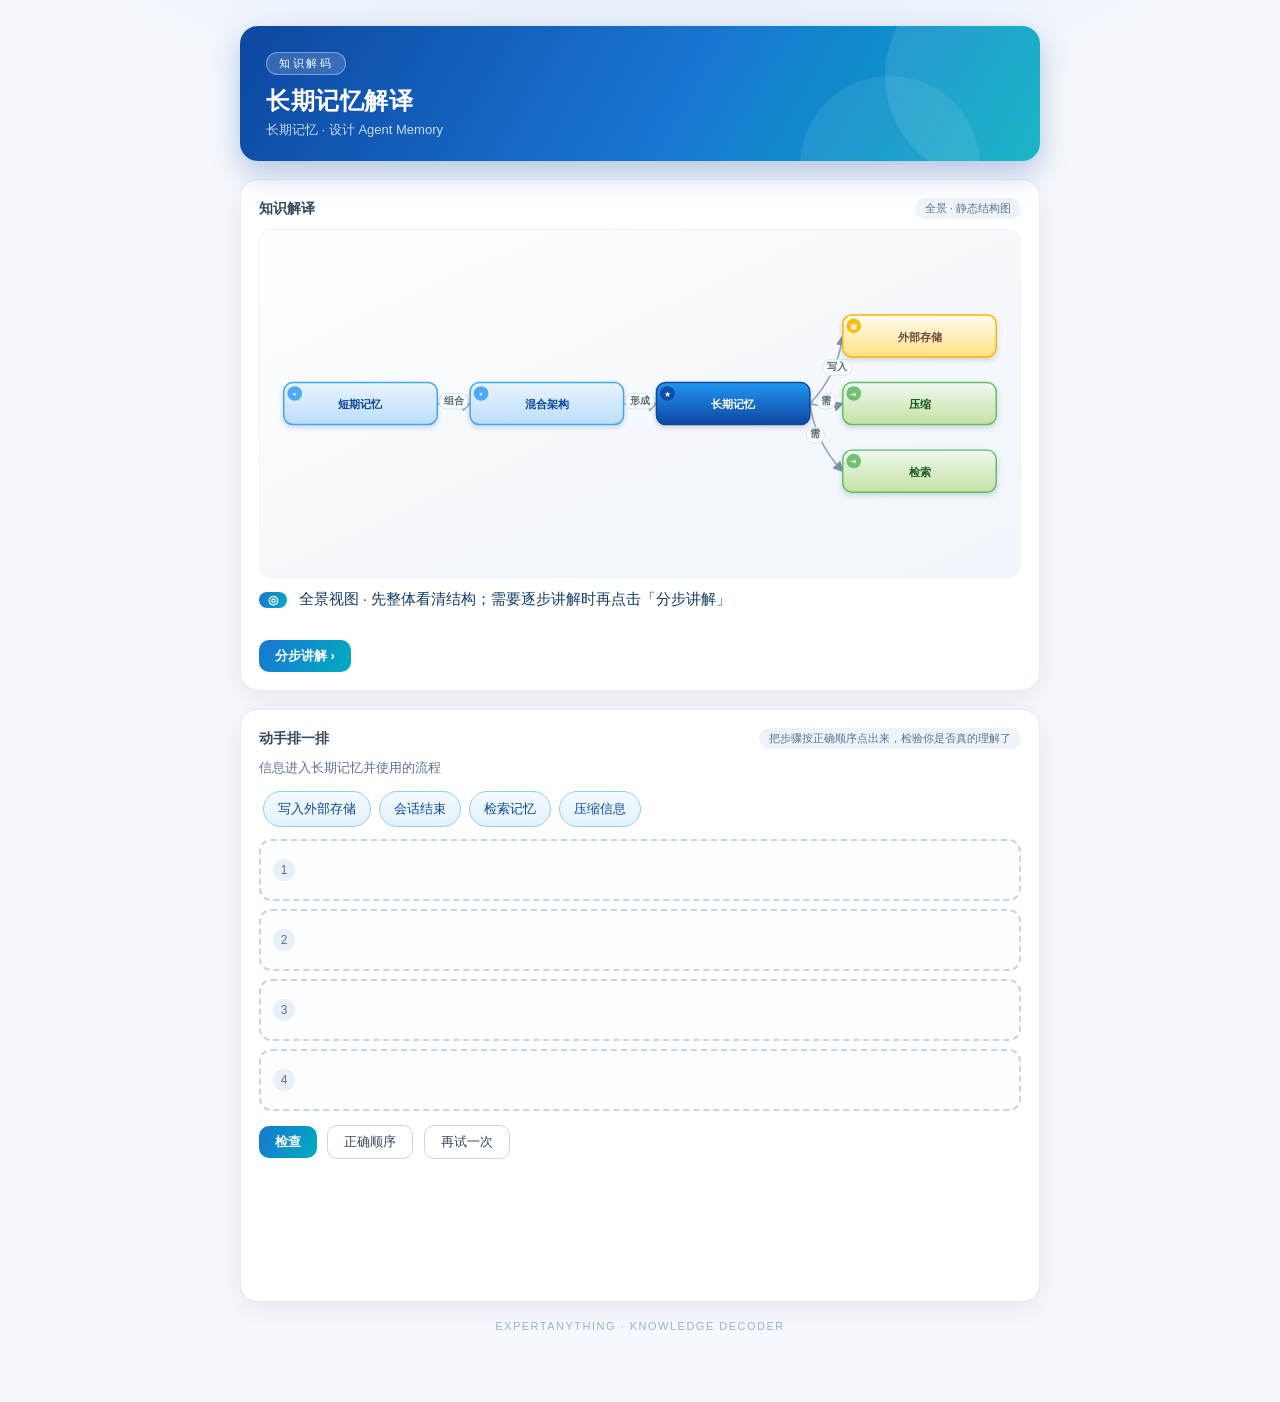
<file: docs/decoder_demo.html>
<!DOCTYPE html>
<html lang="zh">
<head>
<meta charset="utf-8">
<meta name="viewport" content="width=device-width, initial-scale=1">
<title>长期记忆解译 — ExpertAnything</title>
<style>
  :root { --ink:#1C2B3A; --muted:#7B8FA3; --line:#E3EAF3; }
  body { font-family: 'Noto Sans','Microsoft YaHei',sans-serif; margin: 0;
         background: radial-gradient(1100px 420px at 50% -120px, #DCE9F8 0%,
                      rgba(220,233,248,0) 62%), #F5F8FC;
         color: var(--ink); }
  .wrap { max-width: 800px; margin: 0 auto; padding: 26px 16px 70px; }
  .hero { position: relative; overflow: hidden; color: #fff; border-radius: 18px;
          padding: 26px 26px 22px; margin-bottom: 18px;
          background: linear-gradient(120deg, #0D47A1 0%, #1976D2 55%, #00ACC1 100%);
          box-shadow: 0 12px 30px rgba(13, 71, 161, 0.28); }
  .hero::after { content: ""; position: absolute; right: -55px; top: -55px;
          width: 210px; height: 210px; border-radius: 50%;
          background: rgba(255,255,255,0.10); }
  .hero::before { content: ""; position: absolute; right: 60px; bottom: -95px;
          width: 180px; height: 180px; border-radius: 50%;
          background: rgba(255,255,255,0.08); }
  .hero-badge { display: inline-block; font-size: 11px; letter-spacing: 2.5px;
          background: rgba(255,255,255,0.16); border: 1px solid rgba(255,255,255,0.35);
          padding: 3px 12px; border-radius: 999px; }
  .hero h1 { margin: 10px 0 4px; font-size: 24px; letter-spacing: 0.5px; }
  .hero .sub { color: rgba(255,255,255,0.78); font-size: 13px; }
  .card { background: #fff; border: 1px solid var(--line); border-radius: 18px;
          padding: 18px; margin-bottom: 18px;
          box-shadow: 0 8px 24px rgba(23, 54, 93, 0.07); }
  .card-head { display: flex; align-items: center; justify-content: space-between;
          gap: 10px; margin-bottom: 10px; flex-wrap: wrap; }
  h2 { font-size: 14px; color: #33475C; margin: 0; }
  .pill { font-size: 11px; color: #5B7290; background: #EEF3FA;
          border-radius: 999px; padding: 3px 10px; transition: all 0.3s; }
  .stage { border-radius: 12px; overflow: hidden; background: #FBFDFF;
          border: 1px solid #EDF2F8; }
  .stage svg { display: block; width: 100%; height: auto; }
  /* scene element state machine (classes toggled by the player) */
  .stage .nd, .stage .ed { transition: opacity 0.55s ease; }
  .stage .nd { transform-box: fill-box; transform-origin: center; }
  .stage .nd.off { opacity: 0.07; }
  .stage .nd.pop { animation: ndpop 0.6s cubic-bezier(0.2, 0.8, 0.3, 1.25); }
  @keyframes ndpop { 0% { opacity: 0; transform: scale(0.5); }
          60% { transform: scale(1.07); }
          100% { opacity: 1; transform: scale(1); } }
  .stage .nd .halo { opacity: 0; transition: opacity 0.4s; }
  .stage .nd.act .halo { opacity: 1; animation: haloPulse 1.6s ease-in-out infinite; }
  @keyframes haloPulse { 0%, 100% { stroke-opacity: 0.95; }
          50% { stroke-opacity: 0.2; } }
  .stage .ed.off { opacity: 0.05; }
  .stage .ed.lit path { stroke-dasharray: 7 5; animation: edflow 1.1s linear infinite; }
  @keyframes edflow { to { stroke-dashoffset: -24; } }
  .caption { min-height: 40px; margin-top: 12px; font-size: 14.5px; color: #123B66;
          opacity: 0; transform: translateY(6px); transition: all 0.45s ease; }
  .caption.show { opacity: 1; transform: none; }
  .caption b { display: inline-block; color: #fff; border-radius: 8px;
          font-size: 12px; padding: 1px 9px; margin-right: 8px;
          background: linear-gradient(120deg, #1976D2, #00ACC1); }
  .timeline { display: flex; gap: 8px; margin: 12px 0 2px; }
  .dot { width: 27px; height: 27px; border-radius: 50%; border: 2px solid #C6D4E4;
          background: #fff; color: var(--muted); font-size: 12px; cursor: pointer;
          transition: all 0.25s; }
  .dot:hover { transform: translateY(-2px); }
  .dot.done { background: #DCEBFB; border-color: #64B5F6; color: #1565C0; }
  .dot.cur { color: #fff; border-color: transparent;
          background: linear-gradient(120deg, #1976D2, #00ACC1);
          box-shadow: 0 4px 10px rgba(25, 118, 210, 0.4); }
  .btns button { border: 1px solid #C9D6E5; background: #fff; border-radius: 10px;
          padding: 7px 16px; font-size: 13px; cursor: pointer; margin: 10px 6px 0 0;
          color: #33475C; transition: all 0.2s; }
  .btns button:hover { transform: translateY(-1px);
          box-shadow: 0 4px 10px rgba(23, 54, 93, 0.12); }
  .btns button.primary { color: #fff; border: none; font-weight: 600;
          background: linear-gradient(120deg, #1976D2, #00ACC1); }
  .btns button.ghost { border-style: dashed; color: #5B7290; }
  /* game */
  .goal { font-size: 13px; color: #5B7290; margin: 4px 0 10px; }
  .chip { display: inline-block; margin: 4px; padding: 8px 14px;
          border-radius: 999px; border: 1.5px solid #90CAF9; color: #0D47A1;
          background: linear-gradient(180deg, #F4F9FF, #E3F2FD); font-size: 13px;
          cursor: pointer; transition: all 0.18s; }
  .chip:hover:not(:disabled) { transform: translateY(-2px);
          box-shadow: 0 5px 12px rgba(33, 150, 243, 0.25); }
  .chip:disabled { opacity: 0.25; cursor: default; }
  .slots { display: flex; flex-direction: column; gap: 8px; margin: 8px 0 4px; }
  .slot { display: flex; align-items: center; gap: 10px; min-height: 42px;
          border: 2px dashed #C6D4E4; border-radius: 12px; padding: 8px 12px;
          background: #FBFDFF; transition: all 0.25s; }
  .slot i { font-style: normal; flex: none; width: 22px; height: 22px;
          border-radius: 50%; background: #E8EFF8; color: #5B7290;
          display: flex; align-items: center; justify-content: center;
          font-size: 12px; transition: all 0.25s; }
  .slot span { font-size: 13.5px; color: #123B66; font-weight: 600; }
  .slot.filled { border-style: solid; border-color: #64B5F6; background: #F1F8FF;
          cursor: pointer; }
  .slot.filled:hover { border-color: #EF5350; }
  .slot.ok { border-color: #66BB6A; background: #EDF7ED; }
  .slot.ok i { background: #66BB6A; color: #fff; }
  .slot.ok::after { content: "\2713"; color: #2E7D32; font-weight: 700;
          margin-left: auto; }
  .slot.no { border-color: #EF9A9A; background: #FDEDED; }
  .slot.no i { background: #EF9A9A; color: #fff; }
  .slot.no::after { content: "\2717"; color: #C62828; font-weight: 700;
          margin-left: auto; }
  .slot.reveal { border-color: #FFB74D; background: #FFF8E1; }
  .verdict { font-size: 14px; min-height: 22px; font-weight: 600; }
  .verdict.ok { color: #2E7D32; }
  .verdict.no { color: #C62828; }
  #confetti { position: relative; height: 74px; overflow: hidden; margin-top: 2px; }
  #confetti span { position: absolute; top: -14px; width: 9px; height: 14px;
          border-radius: 2px; opacity: 0;
          animation: fall 1.7s ease-in forwards; }
  @keyframes fall { 0% { opacity: 1; transform: translateY(0) rotate(0deg); }
          100% { opacity: 0; transform: translateY(95px) rotate(340deg); } }
  .foot { text-align: center; color: #9FB1C4; font-size: 11px;
          letter-spacing: 1.5px; }
</style>
</head>
<body>
<div class="wrap">
  <div class="hero">
    <span class="hero-badge">知识解码</span>
    <h1>长期记忆解译</h1>
    <div class="sub">长期记忆 · 设计 Agent Memory</div>
  </div>
  <section class="card">
    <div class="card-head">
      <h2>知识解译</h2>
      <span class="pill" id="stagepill">全景 · 静态结构图</span>
    </div>
    <div class="stage" id="stage"><svg xmlns="http://www.w3.org/2000/svg" viewBox="0 0 832 380" width="100%" style="font-family:'Noto Sans','Microsoft YaHei',sans-serif"><defs><linearGradient id="g_box" x1="0" y1="0" x2="0" y2="1"><stop offset="0" stop-color="#EAF4FE"/><stop offset="1" stop-color="#BBDEFB"/></linearGradient><linearGradient id="g_store" x1="0" y1="0" x2="0" y2="1"><stop offset="0" stop-color="#FFFDF2"/><stop offset="1" stop-color="#FFE082"/></linearGradient><linearGradient id="g_flow" x1="0" y1="0" x2="0" y2="1"><stop offset="0" stop-color="#F0F9F0"/><stop offset="1" stop-color="#C5E1A5"/></linearGradient><linearGradient id="g_note" x1="0" y1="0" x2="0" y2="1"><stop offset="0" stop-color="#FAF0FC"/><stop offset="1" stop-color="#E1BEE7"/></linearGradient><linearGradient id="g_current" x1="0" y1="0" x2="0" y2="1"><stop offset="0" stop-color="#2196F3"/><stop offset="1" stop-color="#0D47A1"/></linearGradient><linearGradient id="bg" x1="0" y1="0" x2="1" y2="1"><stop offset="0" stop-color="#FDFEFF"/><stop offset="1" stop-color="#EFF5FA"/></linearGradient><pattern id="dots" width="24" height="24" patternUnits="userSpaceOnUse"><circle cx="2" cy="2" r="1.1" fill="#DAE5F0"/></pattern><filter id="soft" x="-25%" y="-25%" width="150%" height="150%"><feDropShadow dx="0" dy="2.5" stdDeviation="3" flood-color="#23384D" flood-opacity="0.20"/></filter><marker id="ar" viewBox="0 0 10 10" refX="8.6" refY="5" markerWidth="7" markerHeight="7" orient="auto-start-reverse"><path d="M0,0 L10,5 L0,10 z" fill="#7E93A8"/></marker></defs><rect width="832" height="380" rx="14" fill="url(#bg)"/><rect width="832" height="380" rx="14" fill="url(#dots)"/><g class="ed" data-f="n1" data-t="n2"><path d="M 194,190 Q 212,196 230,190" fill="none" stroke="#8FA5B8" stroke-width="1.7" stroke-linecap="round" marker-end="url(#ar)"/><rect x="196" y="179" width="32" height="17" rx="8" fill="#FFFFFF" stroke="#D7E1EC" stroke-width="1" opacity="0.96"/><text x="212" y="190" text-anchor="middle" font-size="11" font-weight="600" fill="#546E7A">组合</text></g><g class="ed" data-f="n2" data-t="n3"><path d="M 398,190 Q 416,196 434,190" fill="none" stroke="#8FA5B8" stroke-width="1.7" stroke-linecap="round" marker-end="url(#ar)"/><rect x="400" y="179" width="32" height="17" rx="8" fill="#FFFFFF" stroke="#D7E1EC" stroke-width="1" opacity="0.96"/><text x="416" y="190" text-anchor="middle" font-size="11" font-weight="600" fill="#546E7A">形成</text></g><g class="ed" data-f="n3" data-t="n4"><path d="M 602,190 Q 632,159 638,116" fill="none" stroke="#8FA5B8" stroke-width="1.7" stroke-linecap="round" marker-end="url(#ar)"/><rect x="616" y="142" width="32" height="17" rx="8" fill="#FFFFFF" stroke="#D7E1EC" stroke-width="1" opacity="0.96"/><text x="632" y="153" text-anchor="middle" font-size="11" font-weight="600" fill="#546E7A">写入</text></g><g class="ed" data-f="n3" data-t="n5"><path d="M 602,190 Q 620,196 638,190" fill="none" stroke="#8FA5B8" stroke-width="1.7" stroke-linecap="round" marker-end="url(#ar)"/><rect x="610" y="179" width="20" height="17" rx="8" fill="#FFFFFF" stroke="#D7E1EC" stroke-width="1" opacity="0.96"/><text x="620" y="190" text-anchor="middle" font-size="11" font-weight="600" fill="#546E7A">需</text></g><g class="ed" data-f="n3" data-t="n6"><path d="M 602,190 Q 608,233 638,264" fill="none" stroke="#8FA5B8" stroke-width="1.7" stroke-linecap="round" marker-end="url(#ar)"/><rect x="598" y="216" width="20" height="17" rx="8" fill="#FFFFFF" stroke="#D7E1EC" stroke-width="1" opacity="0.96"/><text x="608" y="227" text-anchor="middle" font-size="11" font-weight="600" fill="#546E7A">需</text></g><g class="nd" data-id="n1"><rect class="halo" x="20" y="161" width="180" height="58" rx="13" fill="none" stroke="#FF9800" stroke-width="2.4"/><rect x="26" y="167" width="168" height="46" rx="10" fill="url(#g_box)" stroke="#42A5F5" stroke-width="1.6" filter="url(#soft)"/><circle cx="38" cy="179" r="8" fill="#42A5F5" opacity="0.92"/><text x="38" y="182.5" text-anchor="middle" font-size="9" fill="#FFFFFF">▪</text><text x="110" y="195" text-anchor="middle" font-size="12.5" font-weight="600" fill="#0D47A1">短期记忆</text></g><g class="nd" data-id="n2"><rect class="halo" x="224" y="161" width="180" height="58" rx="13" fill="none" stroke="#FF9800" stroke-width="2.4"/><rect x="230" y="167" width="168" height="46" rx="10" fill="url(#g_box)" stroke="#42A5F5" stroke-width="1.6" filter="url(#soft)"/><circle cx="242" cy="179" r="8" fill="#42A5F5" opacity="0.92"/><text x="242" y="182.5" text-anchor="middle" font-size="9" fill="#FFFFFF">▪</text><text x="314" y="195" text-anchor="middle" font-size="12.5" font-weight="600" fill="#0D47A1">混合架构</text></g><g class="nd" data-id="n3"><rect class="halo" x="428" y="161" width="180" height="58" rx="13" fill="none" stroke="#FF9800" stroke-width="2.4"/><rect x="434" y="167" width="168" height="46" rx="10" fill="url(#g_current)" stroke="#0D47A1" stroke-width="1.6" filter="url(#soft)"/><circle cx="446" cy="179" r="8" fill="#0D47A1" opacity="0.92"/><text x="446" y="182.5" text-anchor="middle" font-size="9" fill="#FFFFFF">★</text><text x="518" y="195" text-anchor="middle" font-size="12.5" font-weight="600" fill="#FFFFFF">长期记忆</text></g><g class="nd" data-id="n4"><rect class="halo" x="632" y="87" width="180" height="58" rx="13" fill="none" stroke="#FF9800" stroke-width="2.4"/><rect x="638" y="93" width="168" height="46" rx="10" fill="url(#g_store)" stroke="#FFB300" stroke-width="1.6" filter="url(#soft)"/><circle cx="650" cy="105" r="8" fill="#FFB300" opacity="0.92"/><text x="650" y="108.5" text-anchor="middle" font-size="9" fill="#FFFFFF">▣</text><text x="722" y="121" text-anchor="middle" font-size="12.5" font-weight="600" fill="#6D4C41">外部存储</text></g><g class="nd" data-id="n5"><rect class="halo" x="632" y="161" width="180" height="58" rx="13" fill="none" stroke="#FF9800" stroke-width="2.4"/><rect x="638" y="167" width="168" height="46" rx="10" fill="url(#g_flow)" stroke="#66BB6A" stroke-width="1.6" filter="url(#soft)"/><circle cx="650" cy="179" r="8" fill="#66BB6A" opacity="0.92"/><text x="650" y="182.5" text-anchor="middle" font-size="9" fill="#FFFFFF">➜</text><text x="722" y="195" text-anchor="middle" font-size="12.5" font-weight="600" fill="#1B5E20">压缩</text></g><g class="nd" data-id="n6"><rect class="halo" x="632" y="235" width="180" height="58" rx="13" fill="none" stroke="#FF9800" stroke-width="2.4"/><rect x="638" y="241" width="168" height="46" rx="10" fill="url(#g_flow)" stroke="#66BB6A" stroke-width="1.6" filter="url(#soft)"/><circle cx="650" cy="253" r="8" fill="#66BB6A" opacity="0.92"/><text x="650" y="256.5" text-anchor="middle" font-size="9" fill="#FFFFFF">➜</text><text x="722" y="269" text-anchor="middle" font-size="12.5" font-weight="600" fill="#1B5E20">检索</text></g></svg></div>
    <div class="caption" id="caption"></div>
    <div class="timeline" id="dots" style="display:none"></div>
    <div class="btns">
      <button id="back" class="ghost" style="display:none">
        &#9678; 返回全景</button>
      <button id="start" class="primary">分步讲解 &#8250;</button>
      <span id="stepctl" style="display:none">
        <button id="prev">&#8249; 上一步</button>
        <button id="play">&#9654; 自动播放</button>
        <button id="next">下一步 &#8250;</button>
      </span>
    </div>
  </section>
  
    <section class="card">
      <div class="card-head">
        <h2>动手排一排</h2>
        <span class="pill">把步骤按正确顺序点出来，检验你是否真的理解了</span>
      </div>
      <p class="goal">信息进入长期记忆并使用的流程</p>
      <div class="chips" id="pool"><button class="chip" data-i="0">写入外部存储</button><button class="chip" data-i="1">会话结束</button><button class="chip" data-i="2">检索记忆</button><button class="chip" data-i="3">压缩信息</button></div>
      <div class="slots" id="slots"><div class="slot" data-pos="0"><i>1</i><span></span></div><div class="slot" data-pos="1"><i>2</i><span></span></div><div class="slot" data-pos="2"><i>3</i><span></span></div><div class="slot" data-pos="3"><i>4</i><span></span></div></div>
      <div class="btns">
        <button id="check" class="primary">检查</button>
        <button id="reveal">正确顺序</button>
        <button id="retry">再试一次</button>
      </div>
      <p id="verdict" class="verdict"></p>
      <div id="confetti"></div>
    </section>
    <script>
    var ANSWER = [1, 0, 3, 2];
    var ITEMS = ["写入外部存储", "会话结束", "检索记忆", "压缩信息"];
    var PARTIAL = "答对 {ok}/{n} 个位置，绿色是正确的，再调整一下";
    var CORRECT = "答对了！";
    var picked = ITEMS.map(function() { return null; });
    function render() {
      picked.forEach(function(it, pos) {
        var slot = document.querySelector('.slot[data-pos="' + pos + '"]');
        slot.classList.toggle("filled", it !== null);
        slot.querySelector("span").textContent = it === null ? "" : ITEMS[it];
      });
      Array.prototype.forEach.call(
        document.querySelectorAll("#pool .chip"),
        function(b) { b.disabled = picked.indexOf(+b.dataset.i) >= 0; });
    }
    function clearMarks() {
      document.querySelectorAll(".slot").forEach(function(s) {
        s.classList.remove("ok", "no", "reveal");
      });
      var v = document.getElementById("verdict");
      v.className = "verdict"; v.textContent = "";
    }
    document.getElementById("pool").onclick = function(ev) {
      var b = ev.target.closest("button.chip");
      if (!b) return;
      var i = +b.dataset.i;
      if (picked.indexOf(i) >= 0) return;
      for (var p = 0; p < picked.length; p++) {
        if (picked[p] === null) { picked[p] = i; break; }
      }
      render();
    };
    document.getElementById("slots").onclick = function(ev) {
      var slot = ev.target.closest(".slot");
      if (!slot || !slot.classList.contains("filled")) return;
      picked[+slot.dataset.pos] = null;
      clearMarks(); render();
    };
    document.getElementById("check").onclick = function() {
      if (picked.some(function(x) { return x === null; })) return;
      var hits = 0;
      picked.forEach(function(x, pos) {
        var slot = document.querySelector('.slot[data-pos="' + pos + '"]');
        var good = x === ANSWER[pos];
        if (good) hits++;
        slot.classList.add(good ? "ok" : "no");
      });
      var v = document.getElementById("verdict");
      if (hits === ANSWER.length) {
        v.textContent = CORRECT; v.className = "verdict ok"; confetti();
      } else {
        v.textContent = PARTIAL.replace("{ok}", hits).replace("{n}", ANSWER.length);
        v.className = "verdict no";
      }
    };
    document.getElementById("reveal").onclick = function() {
      clearMarks();
      ANSWER.forEach(function(it, pos) { picked[pos] = it; });
      render();
      document.querySelectorAll(".slot").forEach(function(s) {
        s.classList.add("reveal");
      });
    };
    document.getElementById("retry").onclick = function() {
      clearMarks();
      picked = ITEMS.map(function() { return null; });
      render();
    };
    function confetti() {
      var c = document.getElementById("confetti");
      c.innerHTML = "";
      var colors = ["#F44336", "#FF9800", "#FDD835", "#43A047",
                    "#1E88E5", "#AB47BC"];
      for (var k = 0; k < 44; k++) {
        var s = document.createElement("span");
        s.style.left = (Math.random() * 100) + "%";
        s.style.background = colors[k % colors.length];
        s.style.animationDelay = (Math.random() * 0.5).toFixed(2) + "s";
        c.appendChild(s);
      }
      setTimeout(function() { c.innerHTML = ""; }, 2600);
    }
    render();
    </script>
  <div class="foot">EXPERTANYTHING &middot; KNOWLEDGE DECODER</div>
</div>
<script>
var FRAMES = [{"caption": "短期记忆随会话消失，需混合架构整合", "show": ["n1", "n2"], "active": "n1"}, {"caption": "混合架构形成长期记忆，写入外部存储", "show": ["n1", "n2", "n3", "n4"], "active": "n3"}, {"caption": "长期记忆需压缩以优化存储", "show": ["n1", "n2", "n3", "n4", "n5"], "active": "n5"}, {"caption": "长期记忆需检索以复用", "show": ["n1", "n2", "n3", "n4", "n5", "n6"], "active": "n6"}];
var OVERVIEW = "全景视图 · 先整体看清结构；需要逐步讲解时再点击「分步讲解」";
var PILL_OV = "全景 · 静态结构图";
var PILL_STEP = "分步讲解 · 逐步揭示";
var stage = document.getElementById("stage");
var nodesArr = stage.querySelectorAll(".nd");
var edgesArr = stage.querySelectorAll(".ed");
var dotsBox = document.getElementById("dots");
var cap = document.getElementById("caption");
var pill = document.getElementById("stagepill");
var playBtn = document.getElementById("play");
var backBtn = document.getElementById("back");
var startBtn = document.getElementById("start");
var stepCtl = document.getElementById("stepctl");
var PLAY_LABEL = playBtn.innerHTML;
FRAMES.forEach(function(f, k) {
  var d = document.createElement("button");
  d.className = "dot"; d.textContent = k + 1;
  d.onclick = function() { enterStep(k); };
  dotsBox.appendChild(d);
});
var idx = 0, timer = null, inStep = false;
function setCaption(html) {
  cap.classList.remove("show"); void cap.offsetWidth;
  cap.innerHTML = html; cap.classList.add("show");
}
/* L1 — static overview: everything visible, nothing animates */
function showStatic() {
  inStep = false; stopPlay();
  nodesArr.forEach(function(n) { n.classList.remove("off", "act", "pop"); });
  edgesArr.forEach(function(e) { e.classList.remove("off", "lit"); });
  setCaption("<b>&#9678;</b> " + OVERVIEW);
  pill.textContent = PILL_OV;
  dotsBox.style.display = "none";
  backBtn.style.display = "none";
  startBtn.style.display = "";
  stepCtl.style.display = "none";
}
/* L2 — step-by-step walkthrough (opt-in, never the default) */
function enterStep(i) {
  if (!inStep) {
    inStep = true;
    dotsBox.style.display = "flex";
    backBtn.style.display = "";
    startBtn.style.display = "none";
    stepCtl.style.display = "";
    pill.textContent = PILL_STEP;
  }
  show(i);
}
function show(i) {
  idx = Math.max(0, Math.min(FRAMES.length - 1, i));
  var vis = {};
  for (var k = 0; k <= idx; k++)
    FRAMES[k].show.forEach(function(id) { vis[id] = 1; });
  var act = FRAMES[idx].active;
  nodesArr.forEach(function(n) {
    var on = !!vis[n.dataset.id];
    var wasOff = n.classList.contains("off");
    n.classList.toggle("off", !on);
    if (on && wasOff) {
      n.classList.remove("pop"); void n.getBoundingClientRect();
      n.classList.add("pop");
    }
    n.classList.toggle("act", n.dataset.id === act);
  });
  edgesArr.forEach(function(e) {
    var on = !!vis[e.dataset.f] && !!vis[e.dataset.t];
    var wasOff = e.classList.contains("off");
    e.classList.toggle("off", !on);
    e.classList.remove("lit");
    if (on && wasOff) {
      void e.getBoundingClientRect(); e.classList.add("lit");
      setTimeout(function() { e.classList.remove("lit"); }, 1500);
    }
  });
  setCaption("<b>" + (idx + 1) + "/" + FRAMES.length + "</b> " +
             FRAMES[idx].caption);
  dotsBox.querySelectorAll(".dot").forEach(function(d, k) {
    d.className = "dot" + (k === idx ? " cur" : (k < idx ? " done" : ""));
  });
}
document.getElementById("prev").onclick = function() { show(idx - 1); };
document.getElementById("next").onclick = function() { show(idx + 1); };
function stopPlay() {
  if (timer) { clearInterval(timer); timer = null; }
  playBtn.innerHTML = PLAY_LABEL;
}
playBtn.onclick = function() {
  if (timer) { stopPlay(); return; }
  enterStep(0);
  playBtn.innerHTML = "&#10074;&#10074;";
  timer = setInterval(function() {
    if (idx >= FRAMES.length - 1) { stopPlay(); return; }
    show(idx + 1);
  }, 2600);
};
startBtn.onclick = function() { enterStep(0); };
backBtn.onclick = function() { showStatic(); };
document.addEventListener("keydown", function(ev) {
  if (!inStep) {
    if (ev.key === "ArrowRight" || ev.code === "Space") {
      ev.preventDefault(); enterStep(0);
    }
    return;
  }
  if (ev.key === "ArrowLeft") show(idx - 1);
  else if (ev.key === "ArrowRight") show(idx + 1);
  else if (ev.key === "Escape") showStatic();
  else if (ev.code === "Space") { ev.preventDefault(); playBtn.click(); }
});
showStatic();
</script>
</body>
</html>
</file>
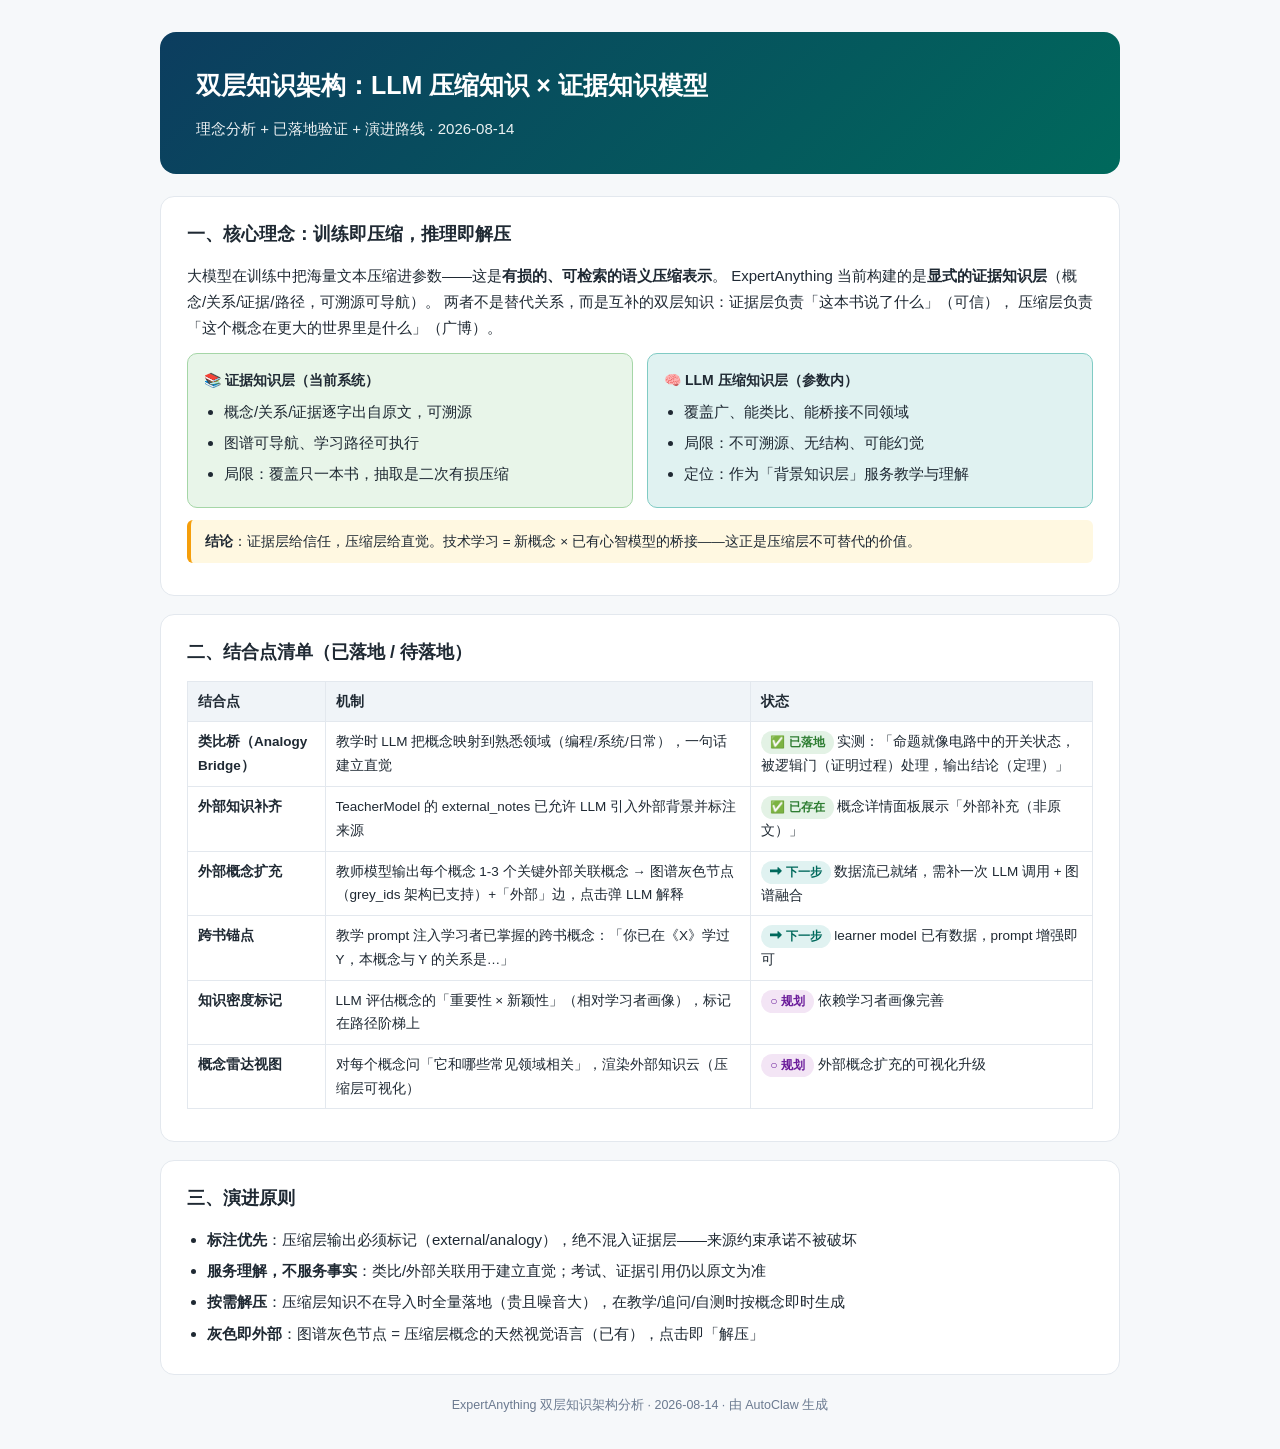
<file: docs/review/ExpertAnything_DualLayer_Knowledge_2026-08.html>
<!DOCTYPE html>
<html lang="zh-CN">
<head>
<meta charset="UTF-8">
<meta name="viewport" content="width=device-width, initial-scale=1.0">
<title>双层知识架构 — LLM 压缩知识 × 证据知识模型</title>
<style>
  :root { --bg:#f6f8fa; --card:#fff; --ink:#1f2933; --muted:#6b7a90; --line:#e3e8ee;
          --blue:#0284c7; --teal:#00695c; --purple:#6a1b9a; --green:#2e7d32; }
  * { box-sizing:border-box; margin:0; padding:0; }
  body { background:var(--bg); color:var(--ink); font:15px/1.75 "Segoe UI","Microsoft YaHei",sans-serif; padding:32px 16px; }
  .wrap { max-width:960px; margin:0 auto; }
  header { background:linear-gradient(135deg,#0c3d5f,#00695c); color:#fff; border-radius:16px; padding:32px 36px; margin-bottom:22px; }
  header h1 { font-size:25px; margin-bottom:8px; }
  header p { opacity:.92; }
  .card { background:var(--card); border:1px solid var(--line); border-radius:14px; padding:22px 26px; margin-bottom:18px; }
  .card h2 { font-size:18px; margin-bottom:12px; }
  .card h3 { font-size:14.5px; margin:16px 0 8px; }
  table { width:100%; border-collapse:collapse; font-size:13.5px; margin:10px 0; }
  th,td { border:1px solid var(--line); padding:8px 10px; text-align:left; vertical-align:top; }
  th { background:#f0f4f8; }
  .compare { display:grid; grid-template-columns:1fr 1fr; gap:14px; margin:12px 0; }
  @media (max-width:760px){ .compare{grid-template-columns:1fr;} }
  .box { border-radius:10px; padding:14px 16px; border:1px solid var(--line); }
  .box-ev { background:#e8f5e9; border-color:#a5d6a7; }
  .box-llm { background:#e0f2f1; border-color:#80cbc4; }
  .box h4 { font-size:14px; margin-bottom:6px; }
  ul.tight { padding-left:20px; } ul.tight li { margin-bottom:5px; }
  .tag { display:inline-block; padding:1px 9px; border-radius:999px; font-size:12px; font-weight:600; }
  .t-ok { background:#e3f2e5; color:var(--green); }
  .t-next { background:#e0f2f1; color:var(--teal); }
  .t-later { background:#f3e5f5; color:var(--purple); }
  .quote { background:#fff8e1; border-left:4px solid #f59e0b; border-radius:6px; padding:10px 14px; margin:10px 0; font-size:13.5px; }
  footer { text-align:center; color:var(--muted); font-size:12.5px; margin-top:20px; }
  code { background:#eef1f4; border-radius:4px; padding:1px 5px; font-size:12.5px; }
</style>
</head>
<body>
<div class="wrap">
<header>
  <h1>双层知识架构：LLM 压缩知识 × 证据知识模型</h1>
  <p>理念分析 + 已落地验证 + 演进路线 · 2026-08-14</p>
</header>

<div class="card">
  <h2>一、核心理念：训练即压缩，推理即解压</h2>
  <p>大模型在训练中把海量文本压缩进参数——这是<strong>有损的、可检索的语义压缩表示</strong>。
  ExpertAnything 当前构建的是<strong>显式的证据知识层</strong>（概念/关系/证据/路径，可溯源可导航）。
  两者不是替代关系，而是互补的双层知识：证据层负责「这本书说了什么」（可信），
  压缩层负责「这个概念在更大的世界里是什么」（广博）。</p>
  <div class="compare">
    <div class="box box-ev">
      <h4>📚 证据知识层（当前系统）</h4>
      <ul class="tight">
        <li>概念/关系/证据逐字出自原文，可溯源</li>
        <li>图谱可导航、学习路径可执行</li>
        <li>局限：覆盖只一本书，抽取是二次有损压缩</li>
      </ul>
    </div>
    <div class="box box-llm">
      <h4>🧠 LLM 压缩知识层（参数内）</h4>
      <ul class="tight">
        <li>覆盖广、能类比、能桥接不同领域</li>
        <li>局限：不可溯源、无结构、可能幻觉</li>
        <li>定位：作为「背景知识层」服务教学与理解</li>
      </ul>
    </div>
  </div>
  <div class="quote"><strong>结论</strong>：证据层给信任，压缩层给直觉。技术学习 = 新概念 × 已有心智模型的桥接——这正是压缩层不可替代的价值。</div>
</div>

<div class="card">
  <h2>二、结合点清单（已落地 / 待落地）</h2>
  <table>
    <tr><th>结合点</th><th>机制</th><th>状态</th></tr>
    <tr><td><b>类比桥（Analogy Bridge）</b></td><td>教学时 LLM 把概念映射到熟悉领域（编程/系统/日常），一句话建立直觉</td>
        <td><span class="tag t-ok">✅ 已落地</span> 实测：「命题就像电路中的开关状态，被逻辑门（证明过程）处理，输出结论（定理）」</td></tr>
    <tr><td><b>外部知识补齐</b></td><td>TeacherModel 的 external_notes 已允许 LLM 引入外部背景并标注来源</td>
        <td><span class="tag t-ok">✅ 已存在</span> 概念详情面板展示「外部补充（非原文）」</td></tr>
    <tr><td><b>外部概念扩充</b></td><td>教师模型输出每个概念 1-3 个关键外部关联概念 → 图谱灰色节点（grey_ids 架构已支持）+「外部」边，点击弹 LLM 解释</td>
        <td><span class="tag t-next">➡ 下一步</span> 数据流已就绪，需补一次 LLM 调用 + 图谱融合</td></tr>
    <tr><td><b>跨书锚点</b></td><td>教学 prompt 注入学习者已掌握的跨书概念：「你已在《X》学过 Y，本概念与 Y 的关系是…」</td>
        <td><span class="tag t-next">➡ 下一步</span> learner model 已有数据，prompt 增强即可</td></tr>
    <tr><td><b>知识密度标记</b></td><td>LLM 评估概念的「重要性 × 新颖性」（相对学习者画像），标记在路径阶梯上</td>
        <td><span class="tag t-later">○ 规划</span> 依赖学习者画像完善</td></tr>
    <tr><td><b>概念雷达视图</b></td><td>对每个概念问「它和哪些常见领域相关」，渲染外部知识云（压缩层可视化）</td>
        <td><span class="tag t-later">○ 规划</span> 外部概念扩充的可视化升级</td></tr>
  </table>
</div>

<div class="card">
  <h2>三、演进原则</h2>
  <ul class="tight">
    <li><b>标注优先</b>：压缩层输出必须标记（external/analogy），绝不混入证据层——来源约束承诺不被破坏</li>
    <li><b>服务理解，不服务事实</b>：类比/外部关联用于建立直觉；考试、证据引用仍以原文为准</li>
    <li><b>按需解压</b>：压缩层知识不在导入时全量落地（贵且噪音大），在教学/追问/自测时按概念即时生成</li>
    <li><b>灰色即外部</b>：图谱灰色节点 = 压缩层概念的天然视觉语言（已有），点击即「解压」</li>
  </ul>
</div>

<footer>ExpertAnything 双层知识架构分析 · 2026-08-14 · 由 AutoClaw 生成</footer>
</div>
</body>
</html>
</file>
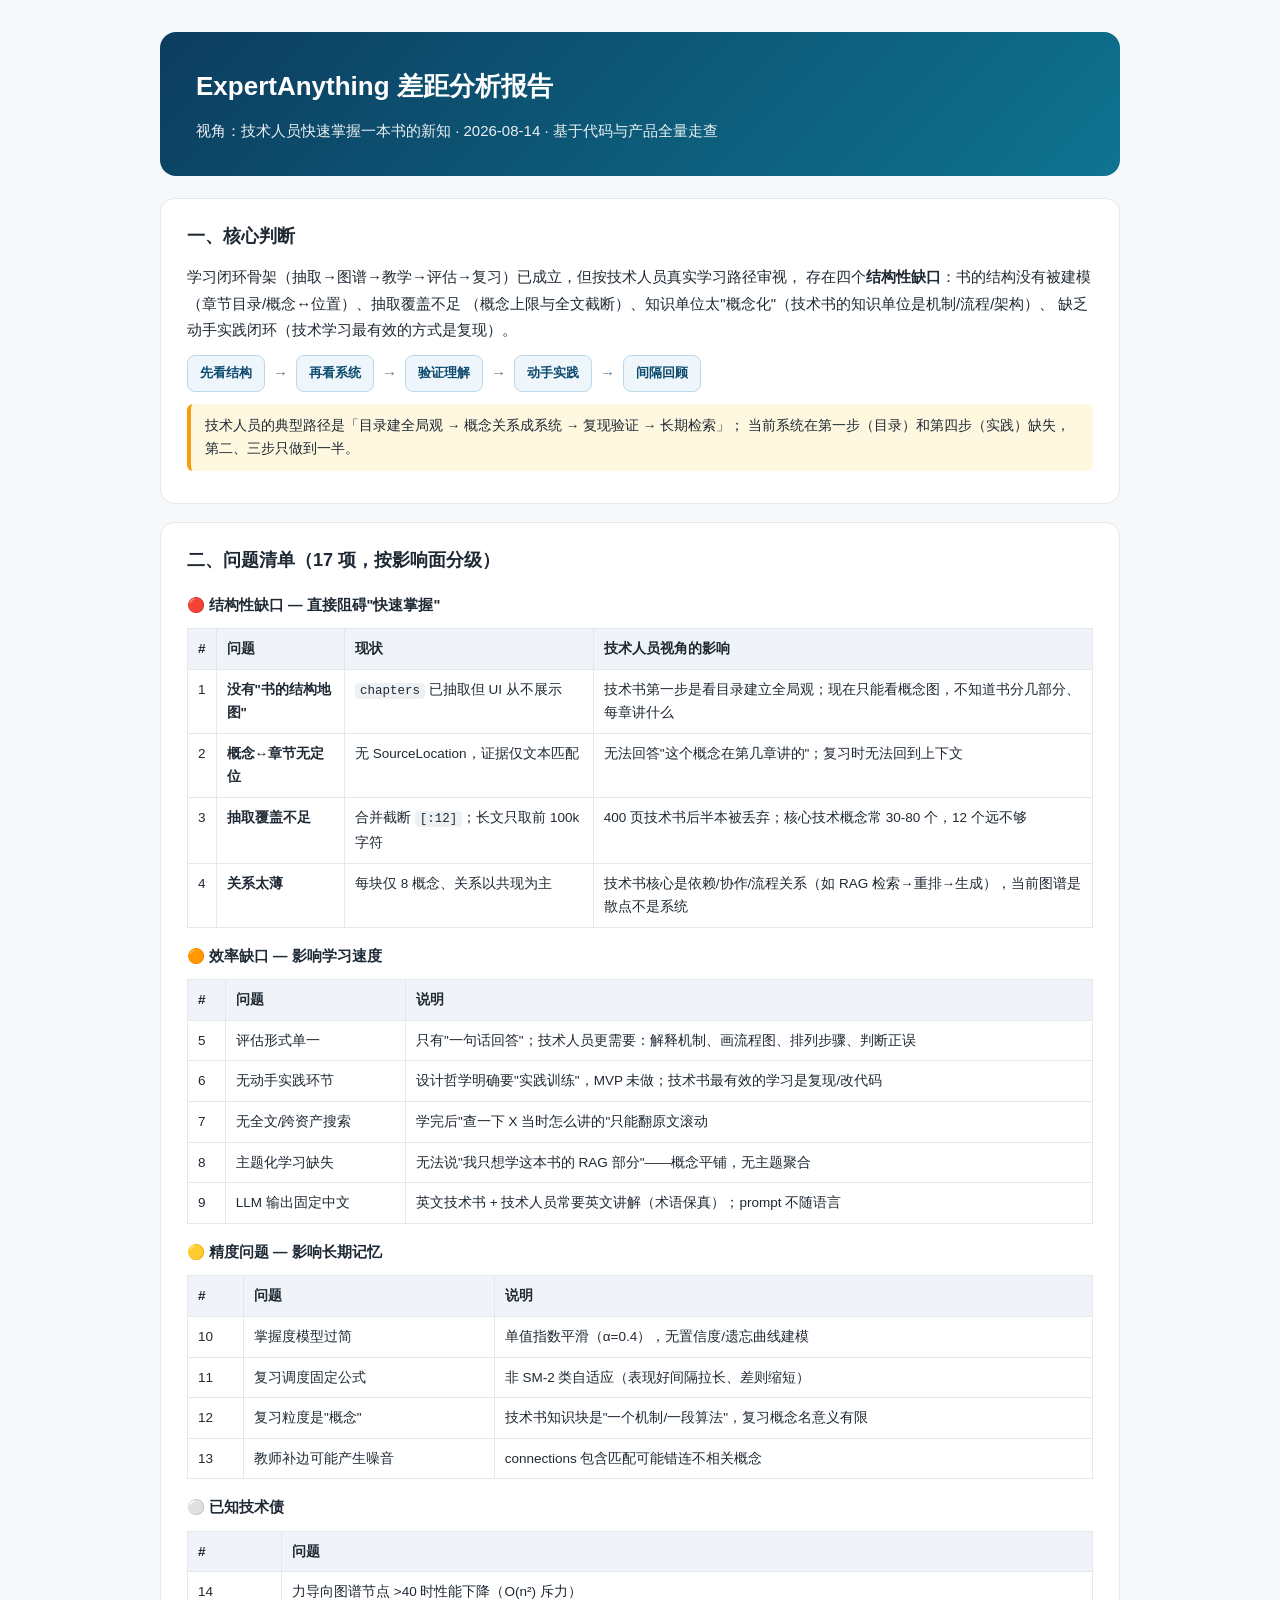
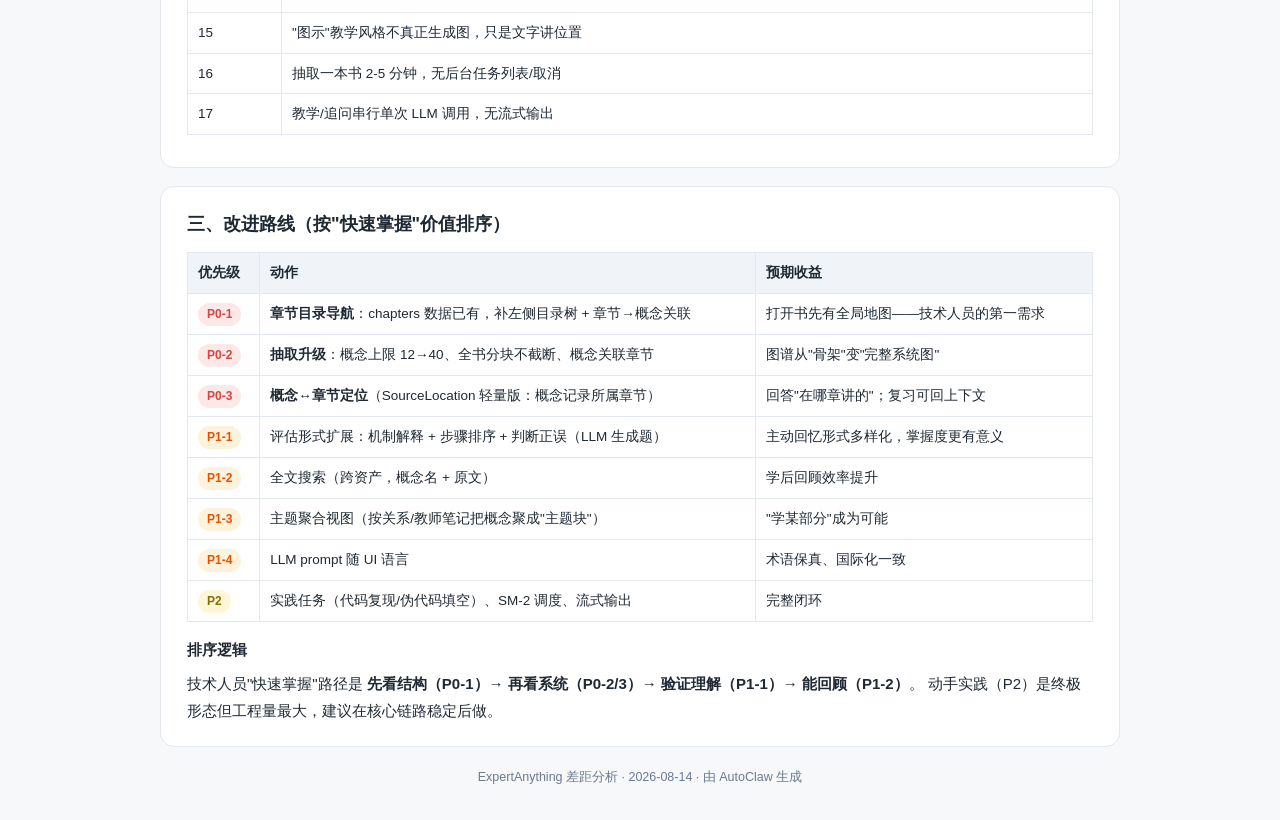
<file: docs/review/ExpertAnything_Gap_Analysis_2026-08.html>
<!DOCTYPE html>
<html lang="zh-CN">
<head>
<meta charset="UTF-8">
<meta name="viewport" content="width=device-width, initial-scale=1.0">
<title>ExpertAnything 差距分析 — 技术人员快速掌握新书视角</title>
<style>
  :root { --bg:#f6f8fa; --card:#fff; --ink:#1f2933; --muted:#6b7a90; --line:#e3e8ee;
          --blue:#0284c7; --red:#d64541; --orange:#e65100; --green:#2e7d32; }
  * { box-sizing:border-box; margin:0; padding:0; }
  body { background:var(--bg); color:var(--ink); font:15px/1.75 "Segoe UI","Microsoft YaHei",sans-serif; padding:32px 16px; }
  .wrap { max-width:960px; margin:0 auto; }
  header { background:linear-gradient(135deg,#0c3d5f,#0e7490); color:#fff; border-radius:16px; padding:32px 36px; margin-bottom:22px; }
  header h1 { font-size:26px; margin-bottom:8px; }
  header p { opacity:.92; }
  .card { background:var(--card); border:1px solid var(--line); border-radius:14px; padding:22px 26px; margin-bottom:18px; }
  .card h2 { font-size:18px; margin-bottom:12px; }
  .card h3 { font-size:14.5px; margin:16px 0 8px; }
  table { width:100%; border-collapse:collapse; font-size:13.5px; margin:10px 0; }
  th,td { border:1px solid var(--line); padding:8px 10px; text-align:left; vertical-align:top; }
  th { background:#f0f4f8; white-space:nowrap; }
  .tag { display:inline-block; padding:1px 9px; border-radius:999px; font-size:12px; font-weight:600; }
  .t-red { background:#fde8e8; color:var(--red); }
  .t-orange { background:#fdf3dc; color:var(--orange); }
  .t-yellow { background:#fdf6d8; color:#8a6d00; }
  .t-grey { background:#eef1f4; color:#546e7a; }
  .flow { display:flex; flex-wrap:wrap; gap:8px; align-items:center; margin:12px 0; }
  .step { background:#eef6fb; border:1px solid #bcd9ea; color:#0c4a6e; border-radius:8px; padding:6px 12px; font-size:13px; font-weight:600; }
  .arrow { color:var(--muted); font-weight:700; }
  .gap { background:#fff8e1; border-left:4px solid #f59e0b; border-radius:6px; padding:10px 14px; margin:10px 0; font-size:13.5px; }
  footer { text-align:center; color:var(--muted); font-size:12.5px; margin-top:20px; }
  code { background:#eef1f4; border-radius:4px; padding:1px 5px; font-size:12.5px; }
</style>
</head>
<body>
<div class="wrap">
<header>
  <h1>ExpertAnything 差距分析报告</h1>
  <p>视角：技术人员快速掌握一本书的新知 · 2026-08-14 · 基于代码与产品全量走查</p>
</header>

<div class="card">
  <h2>一、核心判断</h2>
  <p>学习闭环骨架（抽取→图谱→教学→评估→复习）已成立，但按技术人员真实学习路径审视，
  存在四个<b>结构性缺口</b>：书的结构没有被建模（章节目录/概念↔位置）、抽取覆盖不足
  （概念上限与全文截断）、知识单位太"概念化"（技术书的知识单位是机制/流程/架构）、
  缺乏动手实践闭环（技术学习最有效的方式是复现）。</p>
  <div class="flow">
    <span class="step">先看结构</span><span class="arrow">→</span>
    <span class="step">再看系统</span><span class="arrow">→</span>
    <span class="step">验证理解</span><span class="arrow">→</span>
    <span class="step">动手实践</span><span class="arrow">→</span>
    <span class="step">间隔回顾</span>
  </div>
  <div class="gap">技术人员的典型路径是「目录建全局观 → 概念关系成系统 → 复现验证 → 长期检索」；
  当前系统在第一步（目录）和第四步（实践）缺失，第二、三步只做到一半。</div>
</div>

<div class="card">
  <h2>二、问题清单（17 项，按影响面分级）</h2>

  <h3>🔴 结构性缺口 — 直接阻碍"快速掌握"</h3>
  <table>
    <tr><th>#</th><th>问题</th><th>现状</th><th>技术人员视角的影响</th></tr>
    <tr><td>1</td><td><b>没有"书的结构地图"</b></td><td><code>chapters</code> 已抽取但 UI 从不展示</td><td>技术书第一步是看目录建立全局观；现在只能看概念图，不知道书分几部分、每章讲什么</td></tr>
    <tr><td>2</td><td><b>概念↔章节无定位</b></td><td>无 SourceLocation，证据仅文本匹配</td><td>无法回答"这个概念在第几章讲的"；复习时无法回到上下文</td></tr>
    <tr><td>3</td><td><b>抽取覆盖不足</b></td><td>合并截断 <code>[:12]</code>；长文只取前 100k 字符</td><td>400 页技术书后半本被丢弃；核心技术概念常 30-80 个，12 个远不够</td></tr>
    <tr><td>4</td><td><b>关系太薄</b></td><td>每块仅 8 概念、关系以共现为主</td><td>技术书核心是依赖/协作/流程关系（如 RAG 检索→重排→生成），当前图谱是散点不是系统</td></tr>
  </table>

  <h3>🟠 效率缺口 — 影响学习速度</h3>
  <table>
    <tr><th>#</th><th>问题</th><th>说明</th></tr>
    <tr><td>5</td><td>评估形式单一</td><td>只有"一句话回答"；技术人员更需要：解释机制、画流程图、排列步骤、判断正误</td></tr>
    <tr><td>6</td><td>无动手实践环节</td><td>设计哲学明确要"实践训练"，MVP 未做；技术书最有效的学习是复现/改代码</td></tr>
    <tr><td>7</td><td>无全文/跨资产搜索</td><td>学完后"查一下 X 当时怎么讲的"只能翻原文滚动</td></tr>
    <tr><td>8</td><td>主题化学习缺失</td><td>无法说"我只想学这本书的 RAG 部分"——概念平铺，无主题聚合</td></tr>
    <tr><td>9</td><td>LLM 输出固定中文</td><td>英文技术书 + 技术人员常要英文讲解（术语保真）；prompt 不随语言</td></tr>
  </table>

  <h3>🟡 精度问题 — 影响长期记忆</h3>
  <table>
    <tr><th>#</th><th>问题</th><th>说明</th></tr>
    <tr><td>10</td><td>掌握度模型过简</td><td>单值指数平滑（α=0.4），无置信度/遗忘曲线建模</td></tr>
    <tr><td>11</td><td>复习调度固定公式</td><td>非 SM-2 类自适应（表现好间隔拉长、差则缩短）</td></tr>
    <tr><td>12</td><td>复习粒度是"概念"</td><td>技术书知识块是"一个机制/一段算法"，复习概念名意义有限</td></tr>
    <tr><td>13</td><td>教师补边可能产生噪音</td><td>connections 包含匹配可能错连不相关概念</td></tr>
  </table>

  <h3>⚪ 已知技术债</h3>
  <table>
    <tr><th>#</th><th>问题</th></tr>
    <tr><td>14</td><td>力导向图谱节点 &gt;40 时性能下降（O(n²) 斥力）</td></tr>
    <tr><td>15</td><td>"图示"教学风格不真正生成图，只是文字讲位置</td></tr>
    <tr><td>16</td><td>抽取一本书 2-5 分钟，无后台任务列表/取消</td></tr>
    <tr><td>17</td><td>教学/追问串行单次 LLM 调用，无流式输出</td></tr>
  </table>
</div>

<div class="card">
  <h2>三、改进路线（按"快速掌握"价值排序）</h2>
  <table>
    <tr><th>优先级</th><th>动作</th><th>预期收益</th></tr>
    <tr><td><span class="tag t-red">P0-1</span></td><td><b>章节目录导航</b>：chapters 数据已有，补左侧目录树 + 章节→概念关联</td><td>打开书先有全局地图——技术人员的第一需求</td></tr>
    <tr><td><span class="tag t-red">P0-2</span></td><td><b>抽取升级</b>：概念上限 12→40、全书分块不截断、概念关联章节</td><td>图谱从"骨架"变"完整系统图"</td></tr>
    <tr><td><span class="tag t-red">P0-3</span></td><td><b>概念↔章节定位</b>（SourceLocation 轻量版：概念记录所属章节）</td><td>回答"在哪章讲的"；复习可回上下文</td></tr>
    <tr><td><span class="tag t-orange">P1-1</span></td><td>评估形式扩展：机制解释 + 步骤排序 + 判断正误（LLM 生成题）</td><td>主动回忆形式多样化，掌握度更有意义</td></tr>
    <tr><td><span class="tag t-orange">P1-2</span></td><td>全文搜索（跨资产，概念名 + 原文）</td><td>学后回顾效率提升</td></tr>
    <tr><td><span class="tag t-orange">P1-3</span></td><td>主题聚合视图（按关系/教师笔记把概念聚成"主题块"）</td><td>"学某部分"成为可能</td></tr>
    <tr><td><span class="tag t-orange">P1-4</span></td><td>LLM prompt 随 UI 语言</td><td>术语保真、国际化一致</td></tr>
    <tr><td><span class="tag t-yellow">P2</span></td><td>实践任务（代码复现/伪代码填空）、SM-2 调度、流式输出</td><td>完整闭环</td></tr>
  </table>
  <h3>排序逻辑</h3>
  <p>技术人员"快速掌握"路径是 <b>先看结构（P0-1）→ 再看系统（P0-2/3）→ 验证理解（P1-1）→ 能回顾（P1-2）</b>。
  动手实践（P2）是终极形态但工程量最大，建议在核心链路稳定后做。</p>
</div>

<footer>ExpertAnything 差距分析 · 2026-08-14 · 由 AutoClaw 生成</footer>
</div>
</body>
</html>
</file>
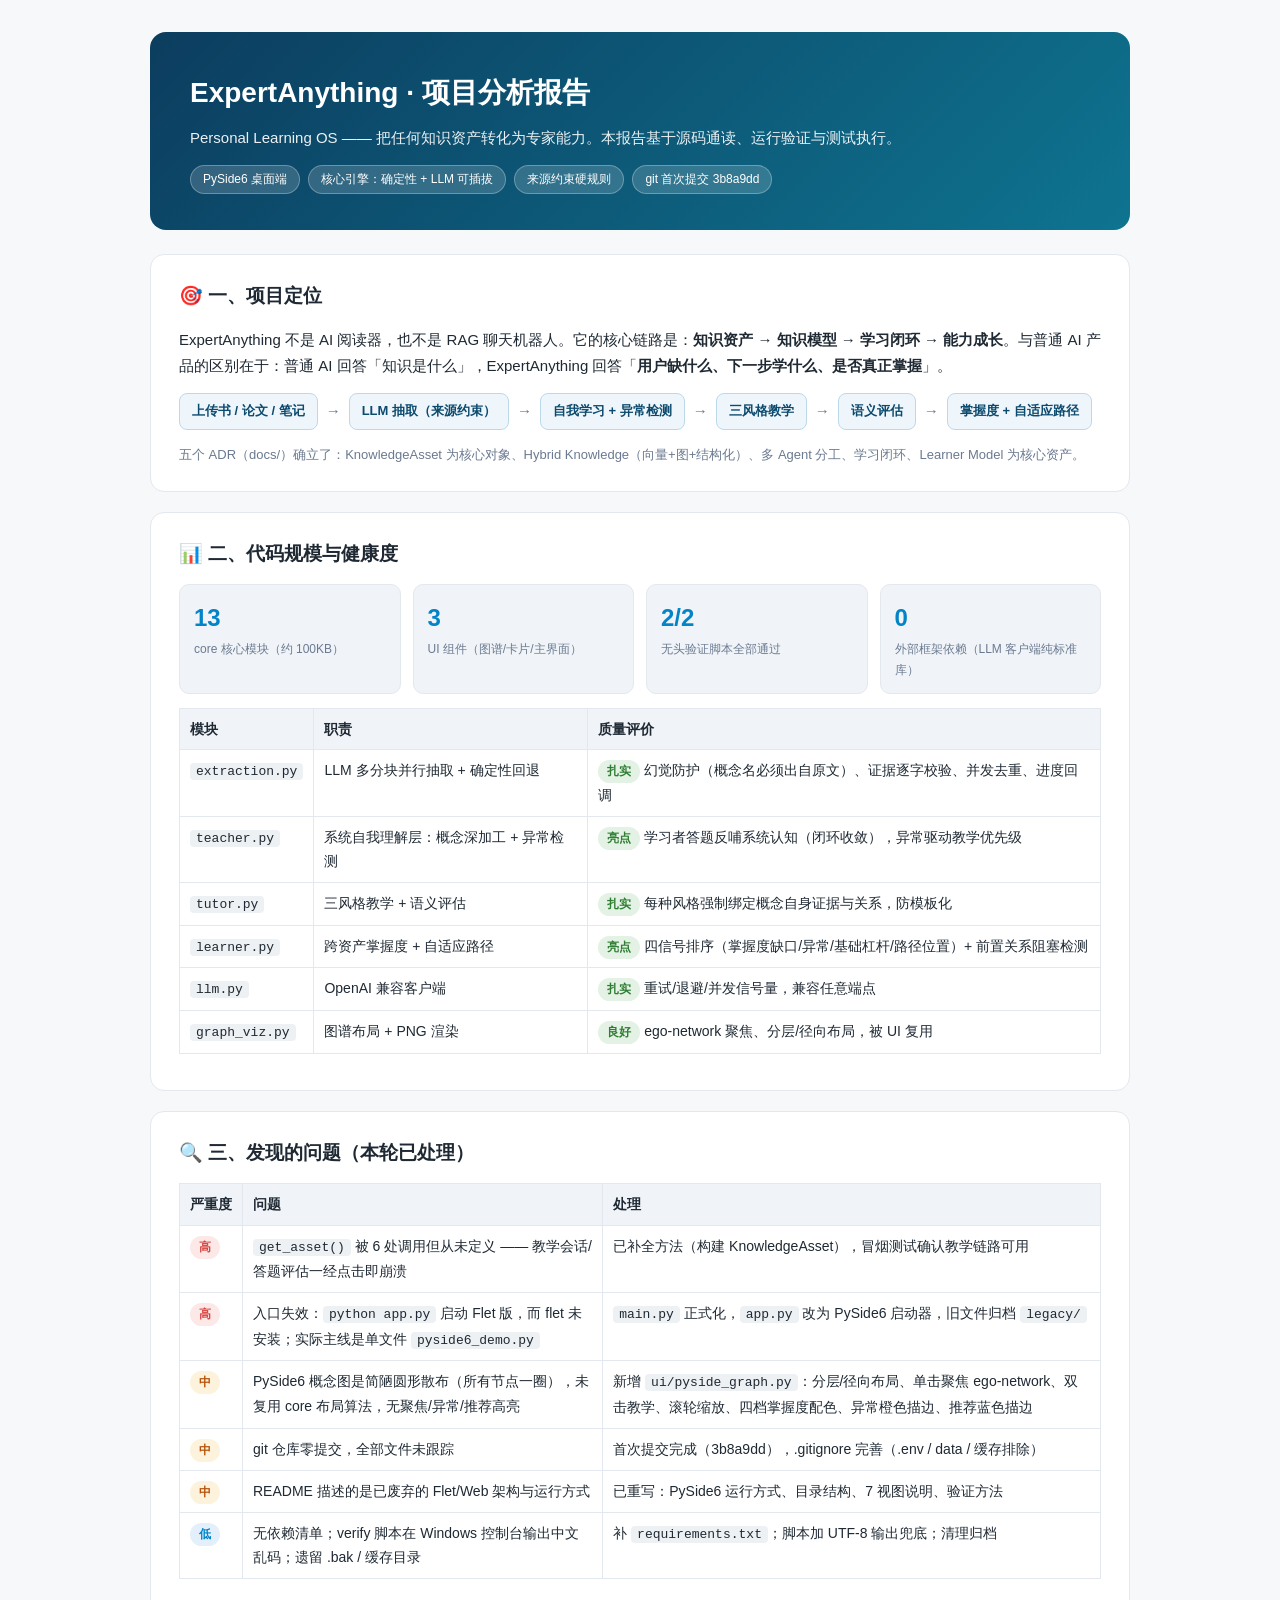
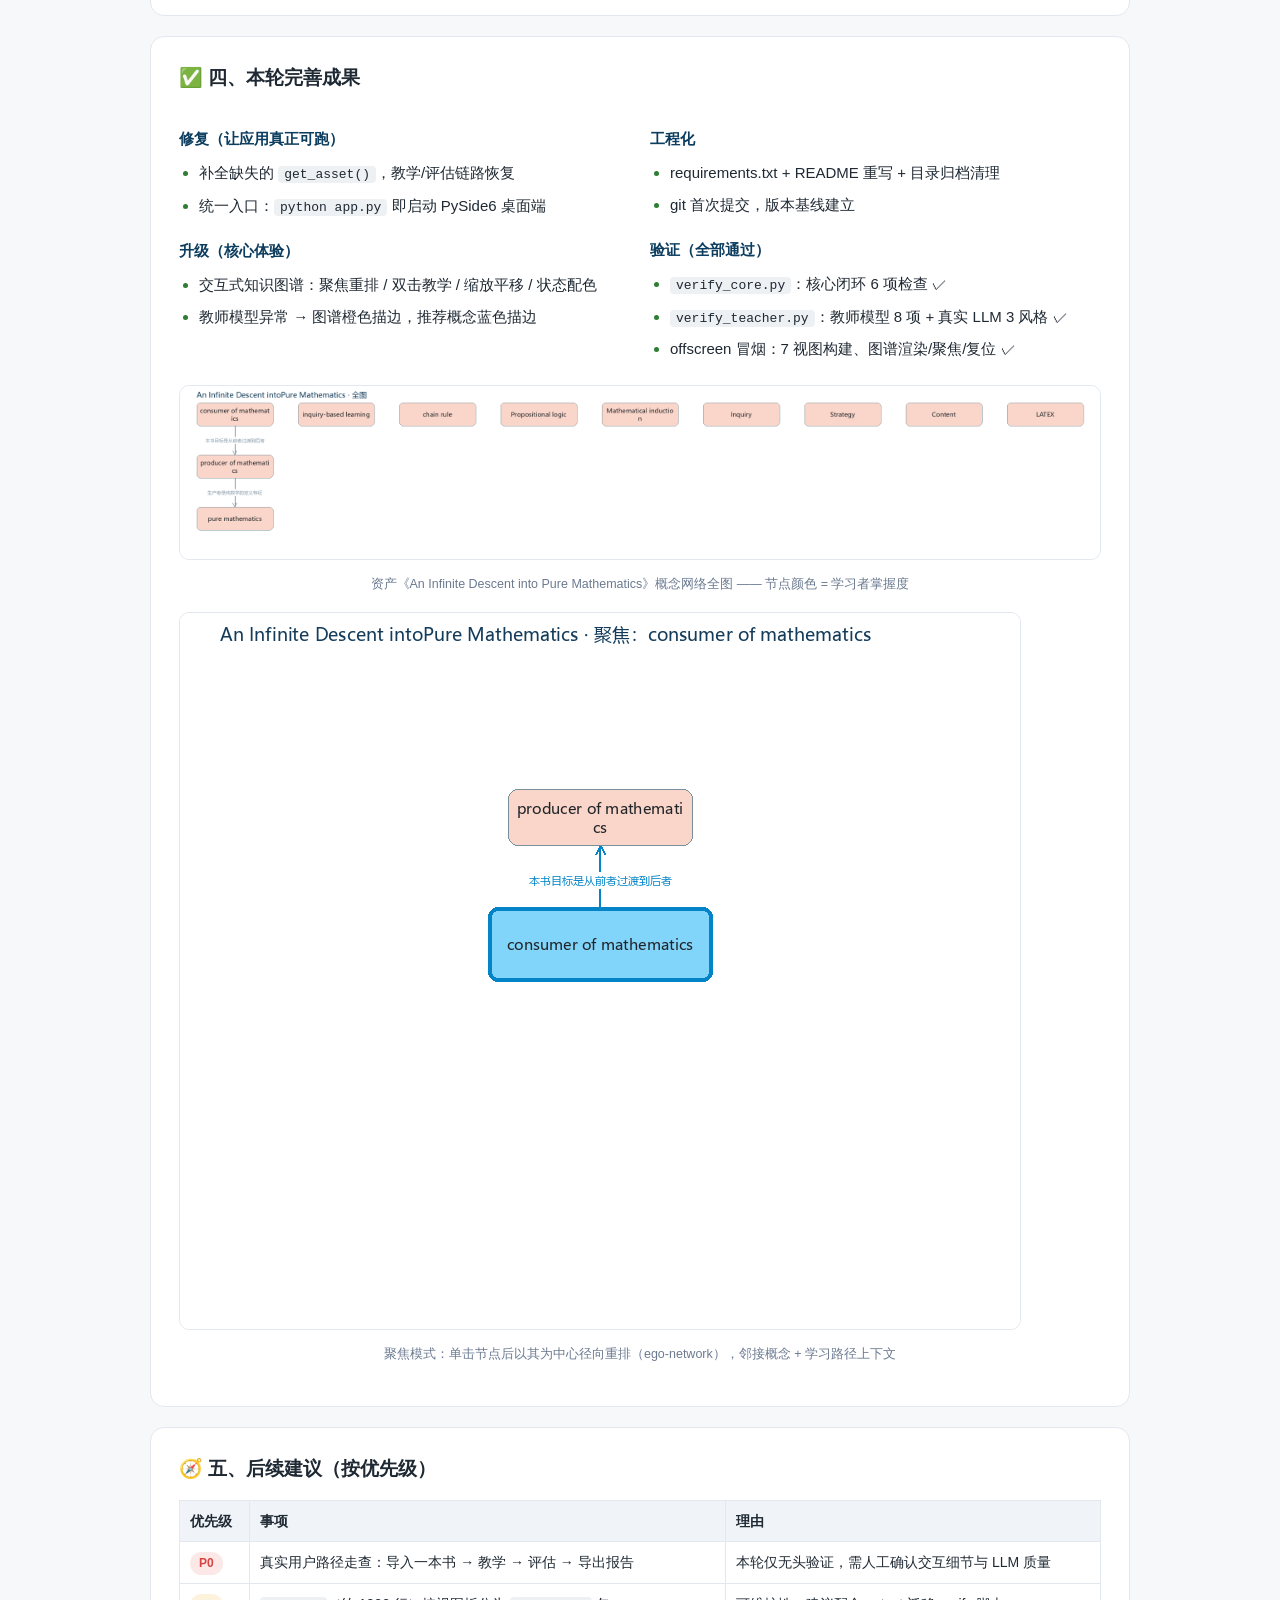
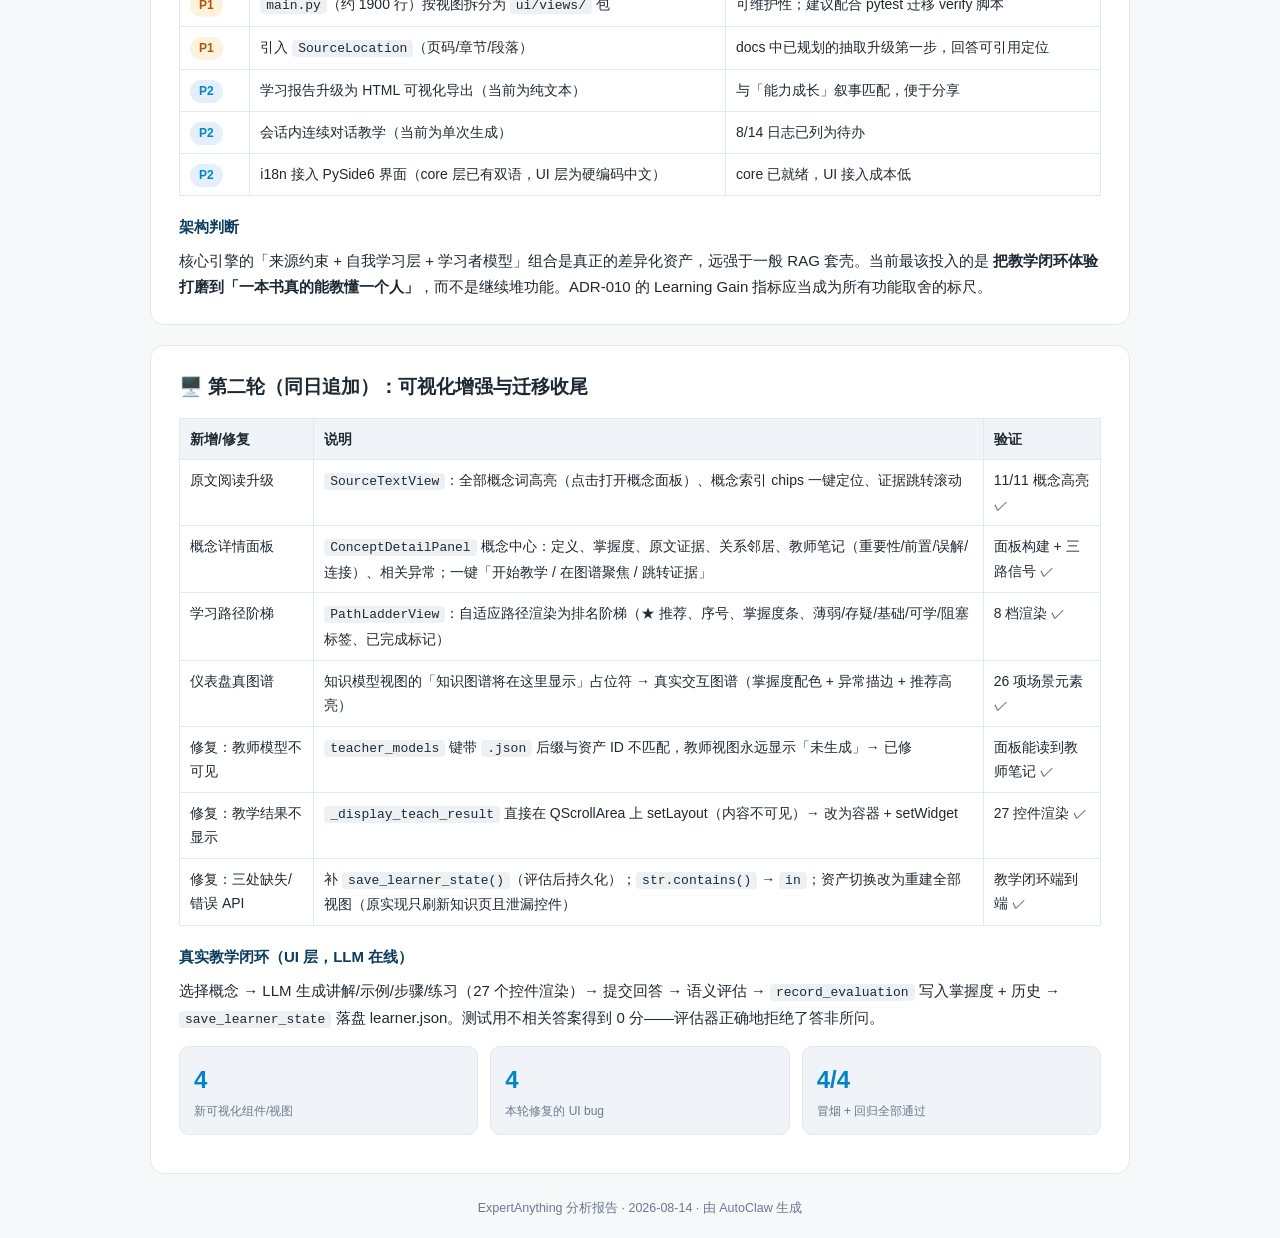
<file: docs/review/ExpertAnything_Review_2026-08-14.html>
<!DOCTYPE html>
<html lang="zh-CN">
<head>
<meta charset="UTF-8">
<meta name="viewport" content="width=device-width, initial-scale=1.0">
<title>ExpertAnything 项目分析报告</title>
<style>
  :root {
    --bg: #f6f8fa; --card: #ffffff; --ink: #1f2933; --muted: #6b7a90;
    --line: #e3e8ee; --blue: #0284c7; --green: #2e7d32; --amber: #f59e0b;
    --red: #d64541; --violet: #7c3aed;
  }
  * { box-sizing: border-box; margin: 0; padding: 0; }
  body { background: var(--bg); color: var(--ink); font: 15px/1.75 "Segoe UI", "Microsoft YaHei", sans-serif; padding: 32px 16px; }
  .wrap { max-width: 980px; margin: 0 auto; }
  header.hero { background: linear-gradient(135deg, #0c3d5f 0%, #0e7490 100%); color: #fff; border-radius: 16px; padding: 36px 40px; margin-bottom: 24px; }
  header.hero h1 { font-size: 28px; margin-bottom: 8px; }
  header.hero p { opacity: .92; font-size: 15px; }
  .badges { margin-top: 14px; display: flex; gap: 8px; flex-wrap: wrap; }
  .badge { background: rgba(255,255,255,.16); border: 1px solid rgba(255,255,255,.28); padding: 3px 12px; border-radius: 999px; font-size: 12px; }
  .card { background: var(--card); border: 1px solid var(--line); border-radius: 14px; padding: 24px 28px; margin-bottom: 20px; }
  .card h2 { font-size: 19px; margin-bottom: 14px; display: flex; align-items: center; gap: 8px; }
  .card h3 { font-size: 15px; margin: 18px 0 8px; color: #0c3d5f; }
  .muted { color: var(--muted); font-size: 13px; }
  table { width: 100%; border-collapse: collapse; margin: 12px 0; font-size: 14px; }
  th, td { border: 1px solid var(--line); padding: 8px 10px; text-align: left; vertical-align: top; }
  th { background: #f0f4f8; font-weight: 600; white-space: nowrap; }
  .tag { display: inline-block; padding: 1px 9px; border-radius: 999px; font-size: 12px; font-weight: 600; }
  .t-ok { background: #e3f2e5; color: var(--green); }
  .t-warn { background: #fdf3dc; color: #b45309; }
  .t-bad { background: #fde8e8; color: var(--red); }
  .t-info { background: #e3effa; color: var(--blue); }
  .metrics { display: grid; grid-template-columns: repeat(auto-fit, minmax(150px, 1fr)); gap: 12px; margin: 14px 0; }
  .metric { background: #f0f4f8; border: 1px solid var(--line); border-radius: 10px; padding: 12px 14px; }
  .metric .num { font-size: 24px; font-weight: 700; color: var(--blue); }
  .metric .lbl { font-size: 12px; color: var(--muted); }
  .flow { display: flex; flex-wrap: wrap; gap: 8px; align-items: center; margin: 14px 0; }
  .step { background: #eef6fb; border: 1px solid #bcd9ea; color: #0c4a6e; border-radius: 8px; padding: 6px 12px; font-size: 13px; font-weight: 600; }
  .arrow { color: var(--muted); font-weight: 700; }
  figure { margin: 16px 0; }
  figure img { max-width: 100%; border: 1px solid var(--line); border-radius: 10px; }
  figcaption { font-size: 12.5px; color: var(--muted); margin-top: 6px; text-align: center; }
  ul.tight { padding-left: 20px; }
  ul.tight li { margin-bottom: 6px; }
  .grid2 { display: grid; grid-template-columns: 1fr 1fr; gap: 20px; }
  @media (max-width: 760px) { .grid2 { grid-template-columns: 1fr; } }
  .done-list li::marker { color: var(--green); }
  code { background: #eef1f4; border-radius: 4px; padding: 1px 6px; font-size: 13px; }
  footer { text-align: center; color: var(--muted); font-size: 12.5px; margin-top: 24px; }
</style>
</head>
<body>
<div class="wrap">

<header class="hero">
  <h1>ExpertAnything · 项目分析报告</h1>
  <p>Personal Learning OS —— 把任何知识资产转化为专家能力。本报告基于源码通读、运行验证与测试执行。</p>
  <div class="badges">
    <span class="badge">PySide6 桌面端</span>
    <span class="badge">核心引擎：确定性 + LLM 可插拔</span>
    <span class="badge">来源约束硬规则</span>
    <span class="badge">git 首次提交 3b8a9dd</span>
  </div>
</header>

<div class="card">
  <h2>🎯 一、项目定位</h2>
  <p>ExpertAnything 不是 AI 阅读器，也不是 RAG 聊天机器人。它的核心链路是：<b>知识资产 → 知识模型 → 学习闭环 → 能力成长</b>。与普通 AI 产品的区别在于：普通 AI 回答「知识是什么」，ExpertAnything 回答「<b>用户缺什么、下一步学什么、是否真正掌握</b>」。</p>
  <div class="flow">
    <span class="step">上传书 / 论文 / 笔记</span><span class="arrow">→</span>
    <span class="step">LLM 抽取（来源约束）</span><span class="arrow">→</span>
    <span class="step">自我学习 + 异常检测</span><span class="arrow">→</span>
    <span class="step">三风格教学</span><span class="arrow">→</span>
    <span class="step">语义评估</span><span class="arrow">→</span>
    <span class="step">掌握度 + 自适应路径</span>
  </div>
  <p class="muted">五个 ADR（docs/）确立了：KnowledgeAsset 为核心对象、Hybrid Knowledge（向量+图+结构化）、多 Agent 分工、学习闭环、Learner Model 为核心资产。</p>
</div>

<div class="card">
  <h2>📊 二、代码规模与健康度</h2>
  <div class="metrics">
    <div class="metric"><div class="num">13</div><div class="lbl">core 核心模块（约 100KB）</div></div>
    <div class="metric"><div class="num">3</div><div class="lbl">UI 组件（图谱/卡片/主界面）</div></div>
    <div class="metric"><div class="num">2/2</div><div class="lbl">无头验证脚本全部通过</div></div>
    <div class="metric"><div class="num">0</div><div class="lbl">外部框架依赖（LLM 客户端纯标准库）</div></div>
  </div>
  <table>
    <tr><th>模块</th><th>职责</th><th>质量评价</th></tr>
    <tr><td><code>extraction.py</code></td><td>LLM 多分块并行抽取 + 确定性回退</td><td><span class="tag t-ok">扎实</span> 幻觉防护（概念名必须出自原文）、证据逐字校验、并发去重、进度回调</td></tr>
    <tr><td><code>teacher.py</code></td><td>系统自我理解层：概念深加工 + 异常检测</td><td><span class="tag t-ok">亮点</span> 学习者答题反哺系统认知（闭环收敛），异常驱动教学优先级</td></tr>
    <tr><td><code>tutor.py</code></td><td>三风格教学 + 语义评估</td><td><span class="tag t-ok">扎实</span> 每种风格强制绑定概念自身证据与关系，防模板化</td></tr>
    <tr><td><code>learner.py</code></td><td>跨资产掌握度 + 自适应路径</td><td><span class="tag t-ok">亮点</span> 四信号排序（掌握度缺口/异常/基础杠杆/路径位置）+ 前置关系阻塞检测</td></tr>
    <tr><td><code>llm.py</code></td><td>OpenAI 兼容客户端</td><td><span class="tag t-ok">扎实</span> 重试/退避/并发信号量，兼容任意端点</td></tr>
    <tr><td><code>graph_viz.py</code></td><td>图谱布局 + PNG 渲染</td><td><span class="tag t-ok">良好</span> ego-network 聚焦、分层/径向布局，被 UI 复用</td></tr>
  </table>
</div>

<div class="card">
  <h2>🔍 三、发现的问题（本轮已处理）</h2>
  <table>
    <tr><th>严重度</th><th>问题</th><th>处理</th></tr>
    <tr><td><span class="tag t-bad">高</span></td><td><code>get_asset()</code> 被 6 处调用但从未定义 —— 教学会话/答题评估一经点击即崩溃</td><td>已补全方法（构建 KnowledgeAsset），冒烟测试确认教学链路可用</td></tr>
    <tr><td><span class="tag t-bad">高</span></td><td>入口失效：<code>python app.py</code> 启动 Flet 版，而 flet 未安装；实际主线是单文件 <code>pyside6_demo.py</code></td><td><code>main.py</code> 正式化，<code>app.py</code> 改为 PySide6 启动器，旧文件归档 <code>legacy/</code></td></tr>
    <tr><td><span class="tag t-warn">中</span></td><td>PySide6 概念图是简陋圆形散布（所有节点一圈），未复用 core 布局算法，无聚焦/异常/推荐高亮</td><td>新增 <code>ui/pyside_graph.py</code>：分层/径向布局、单击聚焦 ego-network、双击教学、滚轮缩放、四档掌握度配色、异常橙色描边、推荐蓝色描边</td></tr>
    <tr><td><span class="tag t-warn">中</span></td><td>git 仓库零提交，全部文件未跟踪</td><td>首次提交完成（3b8a9dd），.gitignore 完善（.env / data / 缓存排除）</td></tr>
    <tr><td><span class="tag t-warn">中</span></td><td>README 描述的是已废弃的 Flet/Web 架构与运行方式</td><td>已重写：PySide6 运行方式、目录结构、7 视图说明、验证方法</td></tr>
    <tr><td><span class="tag t-info">低</span></td><td>无依赖清单；verify 脚本在 Windows 控制台输出中文乱码；遗留 .bak / 缓存目录</td><td>补 <code>requirements.txt</code>；脚本加 UTF-8 输出兜底；清理归档</td></tr>
  </table>
</div>

<div class="card">
  <h2>✅ 四、本轮完善成果</h2>
  <div class="grid2">
    <div>
      <h3>修复（让应用真正可跑）</h3>
      <ul class="tight done-list">
        <li>补全缺失的 <code>get_asset()</code>，教学/评估链路恢复</li>
        <li>统一入口：<code>python app.py</code> 即启动 PySide6 桌面端</li>
      </ul>
      <h3>升级（核心体验）</h3>
      <ul class="tight done-list">
        <li>交互式知识图谱：聚焦重排 / 双击教学 / 缩放平移 / 状态配色</li>
        <li>教师模型异常 → 图谱橙色描边，推荐概念蓝色描边</li>
      </ul>
    </div>
    <div>
      <h3>工程化</h3>
      <ul class="tight done-list">
        <li>requirements.txt + README 重写 + 目录归档清理</li>
        <li>git 首次提交，版本基线建立</li>
      </ul>
      <h3>验证（全部通过）</h3>
      <ul class="tight done-list">
        <li><code>verify_core.py</code>：核心闭环 6 项检查 ✓</li>
        <li><code>verify_teacher.py</code>：教师模型 8 项 + 真实 LLM 3 风格 ✓</li>
        <li>offscreen 冒烟：7 视图构建、图谱渲染/聚焦/复位 ✓</li>
      </ul>
    </div>
  </div>
  <figure>
    <img src="assets/graph_full.png" alt="概念网络全图（分层布局）">
    <figcaption>资产《An Infinite Descent into Pure Mathematics》概念网络全图 —— 节点颜色 = 学习者掌握度</figcaption>
  </figure>
  <figure>
    <img src="assets/graph_focus.png" alt="概念网络聚焦图（径向布局）">
    <figcaption>聚焦模式：单击节点后以其为中心径向重排（ego-network），邻接概念 + 学习路径上下文</figcaption>
  </figure>
</div>

<div class="card">
  <h2>🧭 五、后续建议（按优先级）</h2>
  <table>
    <tr><th>优先级</th><th>事项</th><th>理由</th></tr>
    <tr><td><span class="tag t-bad">P0</span></td><td>真实用户路径走查：导入一本书 → 教学 → 评估 → 导出报告</td><td>本轮仅无头验证，需人工确认交互细节与 LLM 质量</td></tr>
    <tr><td><span class="tag t-warn">P1</span></td><td><code>main.py</code>（约 1900 行）按视图拆分为 <code>ui/views/</code> 包</td><td>可维护性；建议配合 pytest 迁移 verify 脚本</td></tr>
    <tr><td><span class="tag t-warn">P1</span></td><td>引入 <code>SourceLocation</code>（页码/章节/段落）</td><td>docs 中已规划的抽取升级第一步，回答可引用定位</td></tr>
    <tr><td><span class="tag t-info">P2</span></td><td>学习报告升级为 HTML 可视化导出（当前为纯文本）</td><td>与「能力成长」叙事匹配，便于分享</td></tr>
    <tr><td><span class="tag t-info">P2</span></td><td>会话内连续对话教学（当前为单次生成）</td><td>8/14 日志已列为待办</td></tr>
    <tr><td><span class="tag t-info">P2</span></td><td>i18n 接入 PySide6 界面（core 层已有双语，UI 层为硬编码中文）</td><td>core 已就绪，UI 接入成本低</td></tr>
  </table>
  <h3>架构判断</h3>
  <p>核心引擎的「来源约束 + 自我学习层 + 学习者模型」组合是真正的差异化资产，远强于一般 RAG 套壳。当前最该投入的是 <b>把教学闭环体验打磨到「一本书真的能教懂一个人」</b>，而不是继续堆功能。ADR-010 的 Learning Gain 指标应当成为所有功能取舍的标尺。</p>
</div>


<div class="card">
  <h2>🖥️ 第二轮（同日追加）：可视化增强与迁移收尾</h2>
  <table>
    <tr><th>新增/修复</th><th>说明</th><th>验证</th></tr>
    <tr><td>原文阅读升级</td><td><code>SourceTextView</code>：全部概念词高亮（点击打开概念面板）、概念索引 chips 一键定位、证据跳转滚动</td><td>11/11 概念高亮 ✓</td></tr>
    <tr><td>概念详情面板</td><td><code>ConceptDetailPanel</code> 概念中心：定义、掌握度、原文证据、关系邻居、教师笔记（重要性/前置/误解/连接）、相关异常；一键「开始教学 / 在图谱聚焦 / 跳转证据」</td><td>面板构建 + 三路信号 ✓</td></tr>
    <tr><td>学习路径阶梯</td><td><code>PathLadderView</code>：自适应路径渲染为排名阶梯（★ 推荐、序号、掌握度条、薄弱/存疑/基础/可学/阻塞标签、已完成标记）</td><td>8 档渲染 ✓</td></tr>
    <tr><td>仪表盘真图谱</td><td>知识模型视图的「知识图谱将在这里显示」占位符 → 真实交互图谱（掌握度配色 + 异常描边 + 推荐高亮）</td><td>26 项场景元素 ✓</td></tr>
    <tr><td>修复：教师模型不可见</td><td><code>teacher_models</code> 键带 <code>.json</code> 后缀与资产 ID 不匹配，教师视图永远显示「未生成」→ 已修</td><td>面板能读到教师笔记 ✓</td></tr>
    <tr><td>修复：教学结果不显示</td><td><code>_display_teach_result</code> 直接在 QScrollArea 上 setLayout（内容不可见）→ 改为容器 + setWidget</td><td>27 控件渲染 ✓</td></tr>
    <tr><td>修复：三处缺失/错误 API</td><td>补 <code>save_learner_state()</code>（评估后持久化）；<code>str.contains()</code> → <code>in</code>；资产切换改为重建全部视图（原实现只刷新知识页且泄漏控件）</td><td>教学闭环端到端 ✓</td></tr>
  </table>
  <h3>真实教学闭环（UI 层，LLM 在线）</h3>
  <p>选择概念 → LLM 生成讲解/示例/步骤/练习（27 个控件渲染）→ 提交回答 → 语义评估 → <code>record_evaluation</code> 写入掌握度 + 历史 → <code>save_learner_state</code> 落盘 learner.json。测试用不相关答案得到 0 分——评估器正确地拒绝了答非所问。</p>
  <div class="metrics">
    <div class="metric"><div class="num">4</div><div class="lbl">新可视化组件/视图</div></div>
    <div class="metric"><div class="num">4</div><div class="lbl">本轮修复的 UI bug</div></div>
    <div class="metric"><div class="num">4/4</div><div class="lbl">冒烟 + 回归全部通过</div></div>
  </div>
</div>
<footer>ExpertAnything 分析报告 · 2026-08-14 · 由 AutoClaw 生成</footer>
</div>
</body>
</html>
</file>
